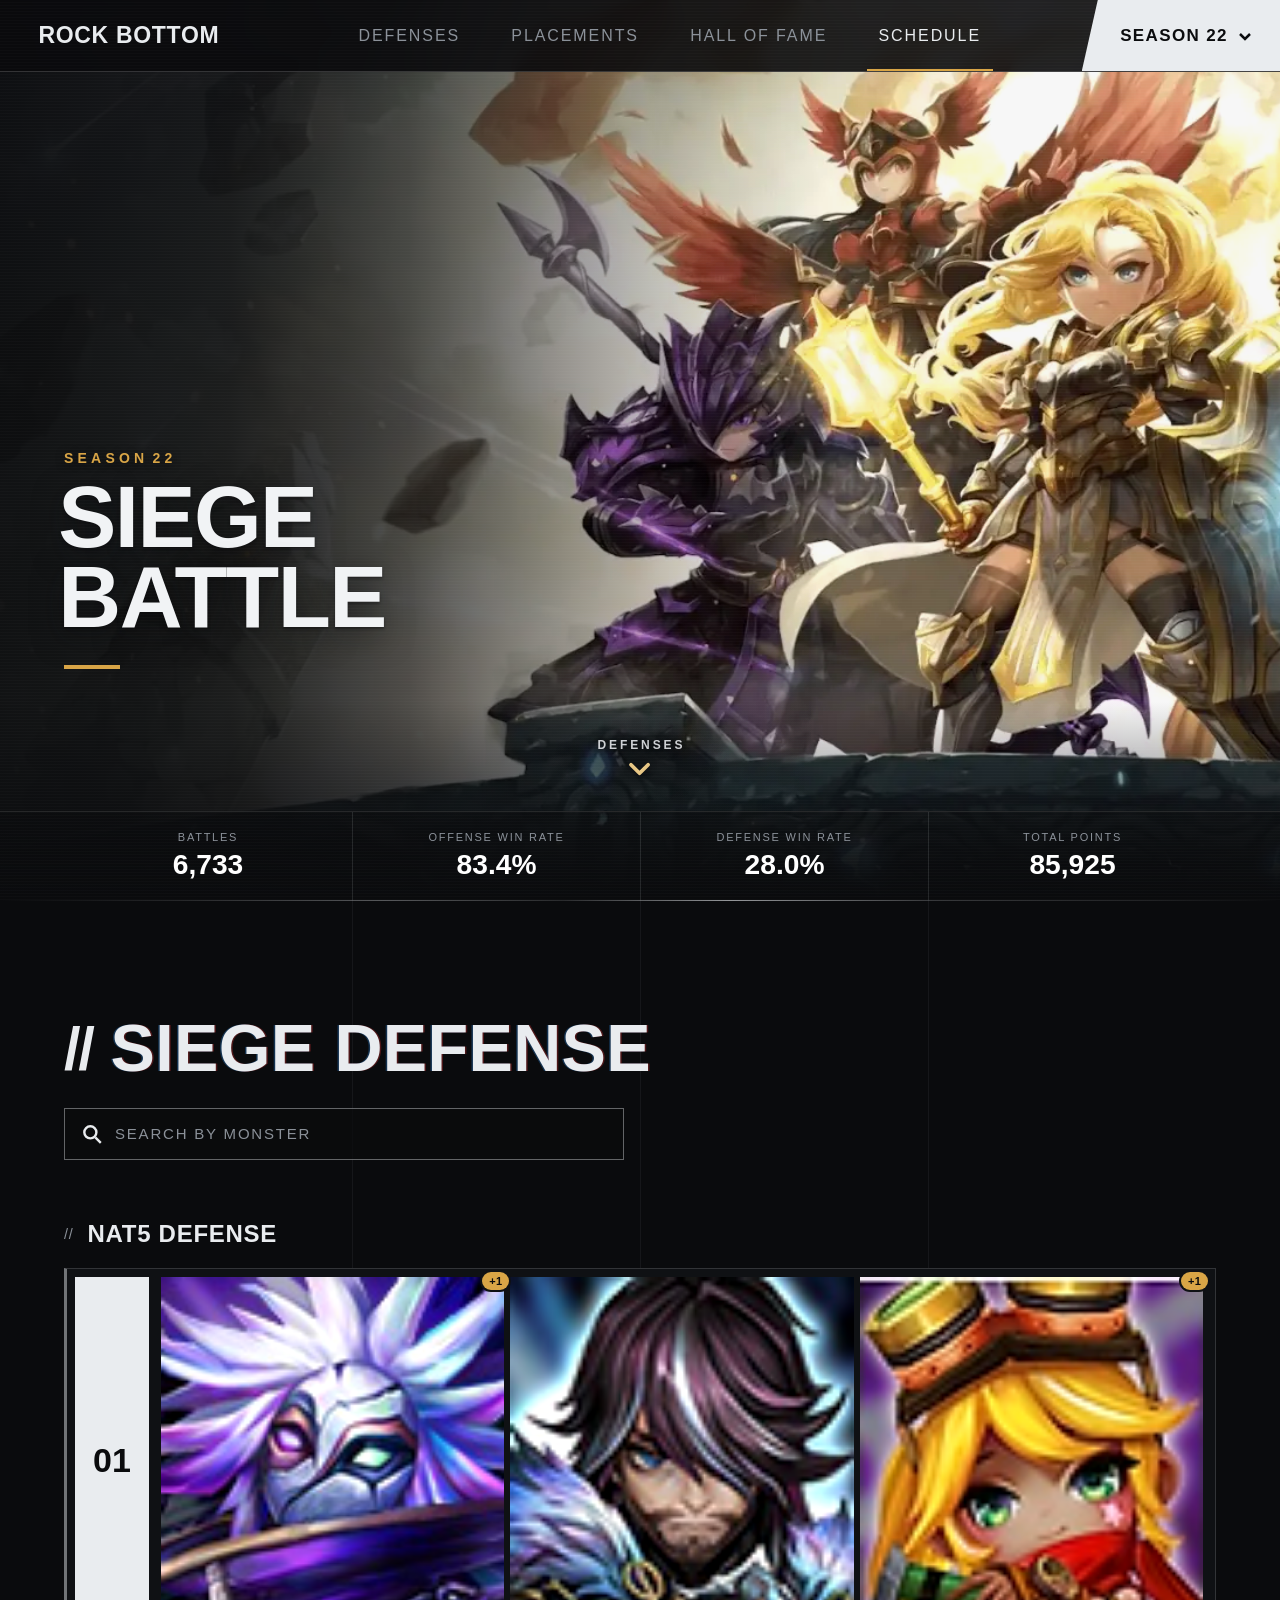
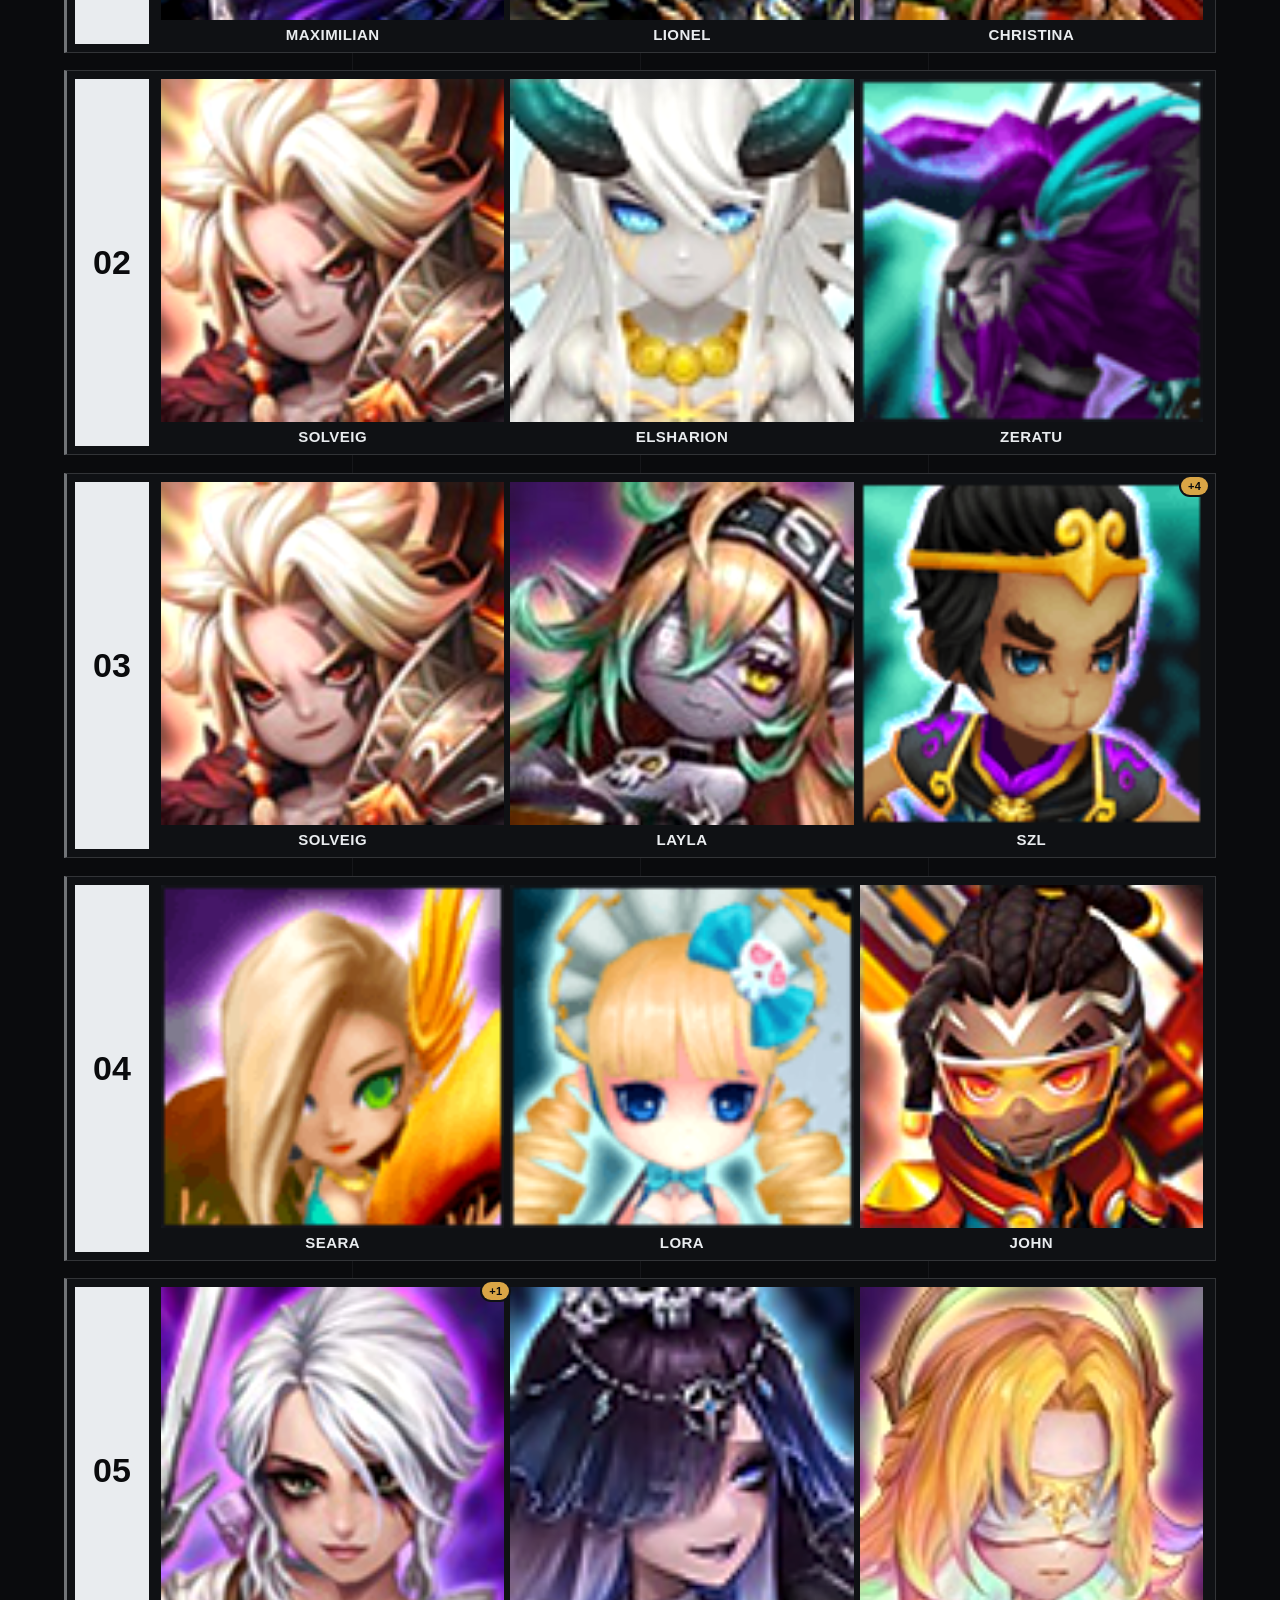
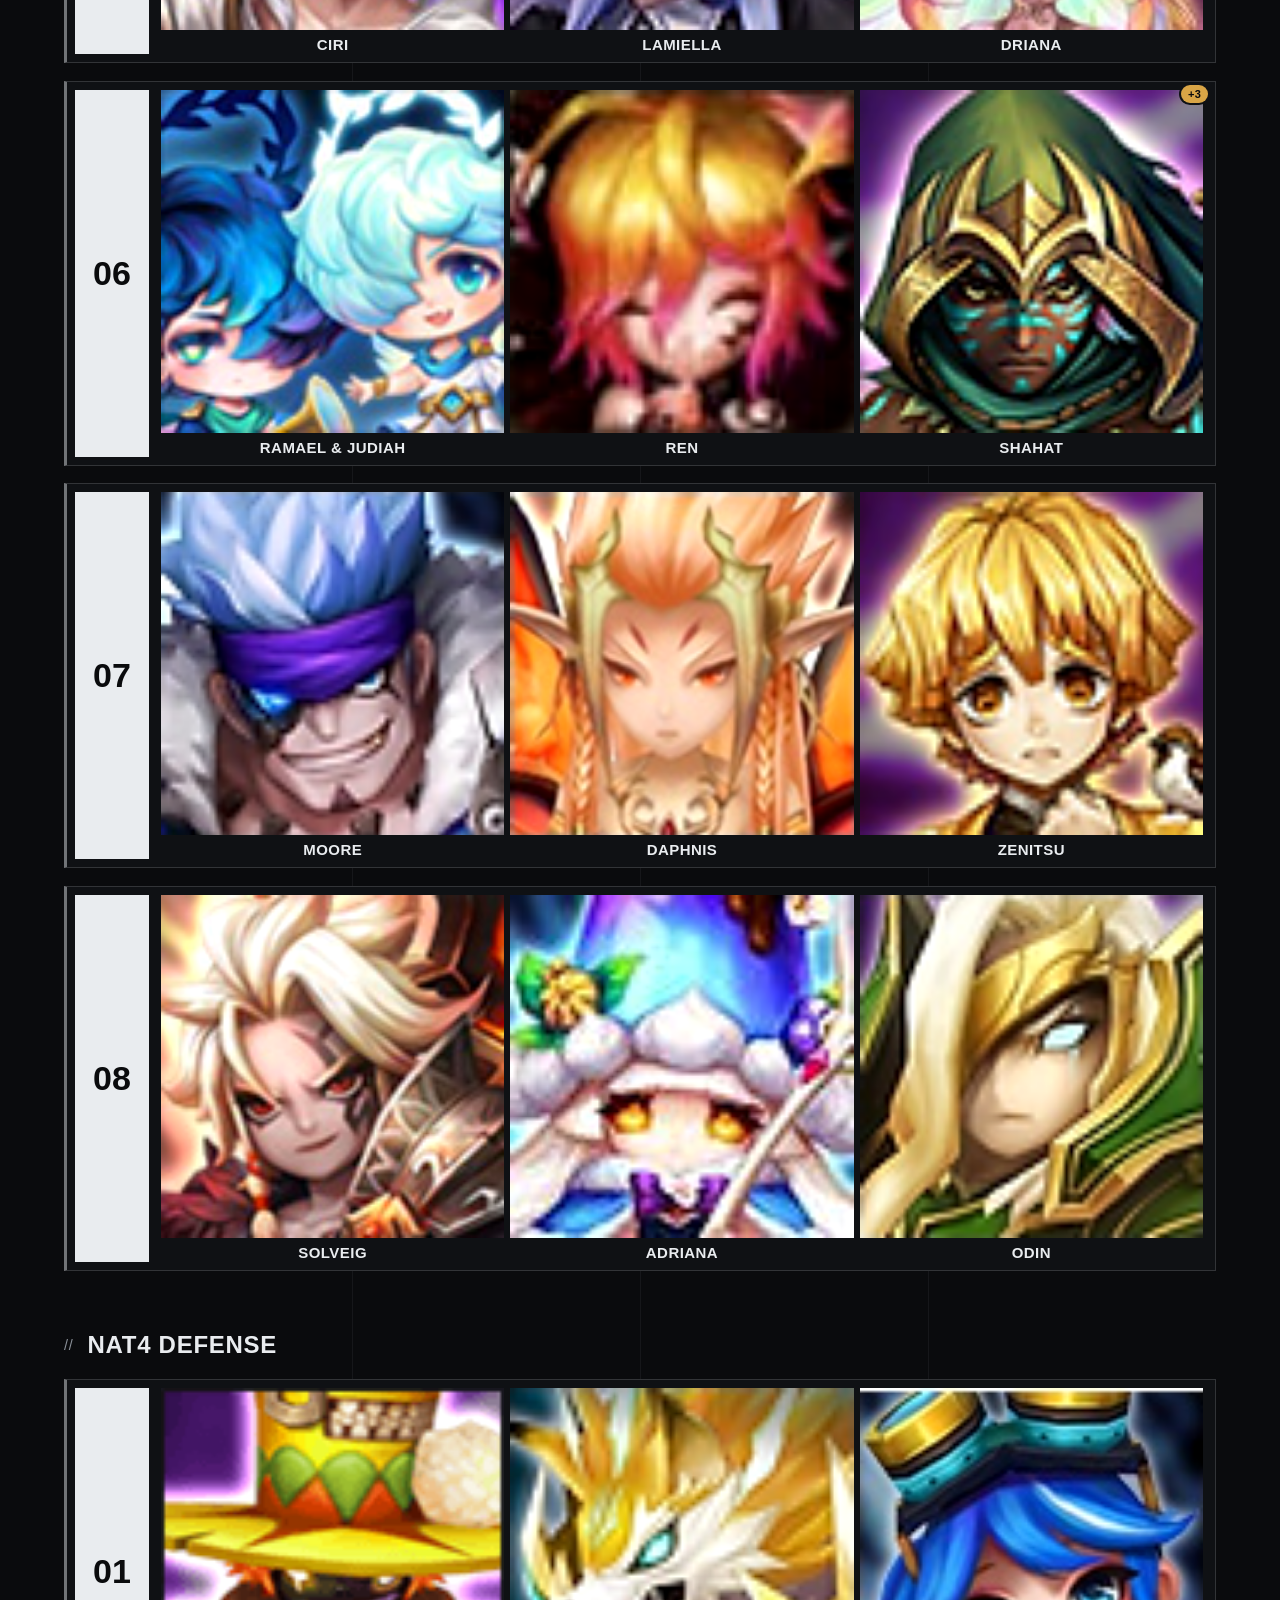
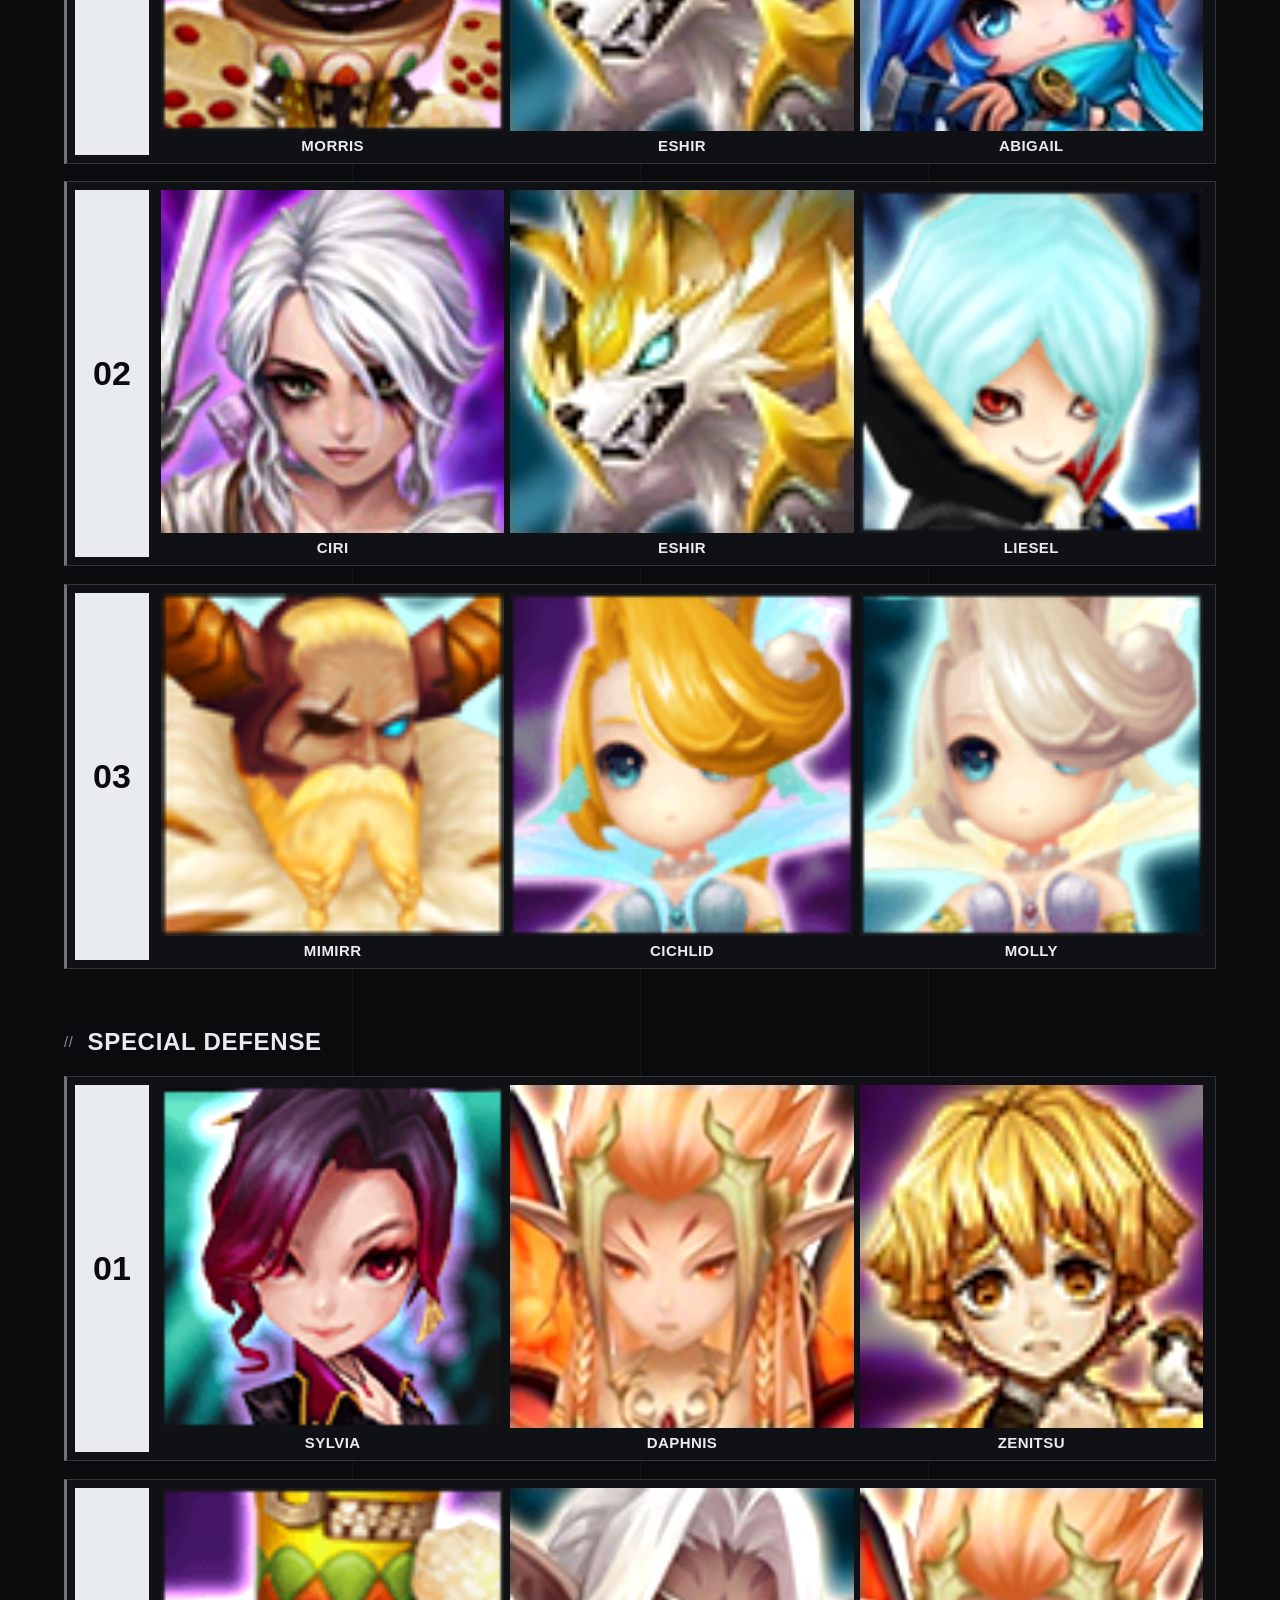
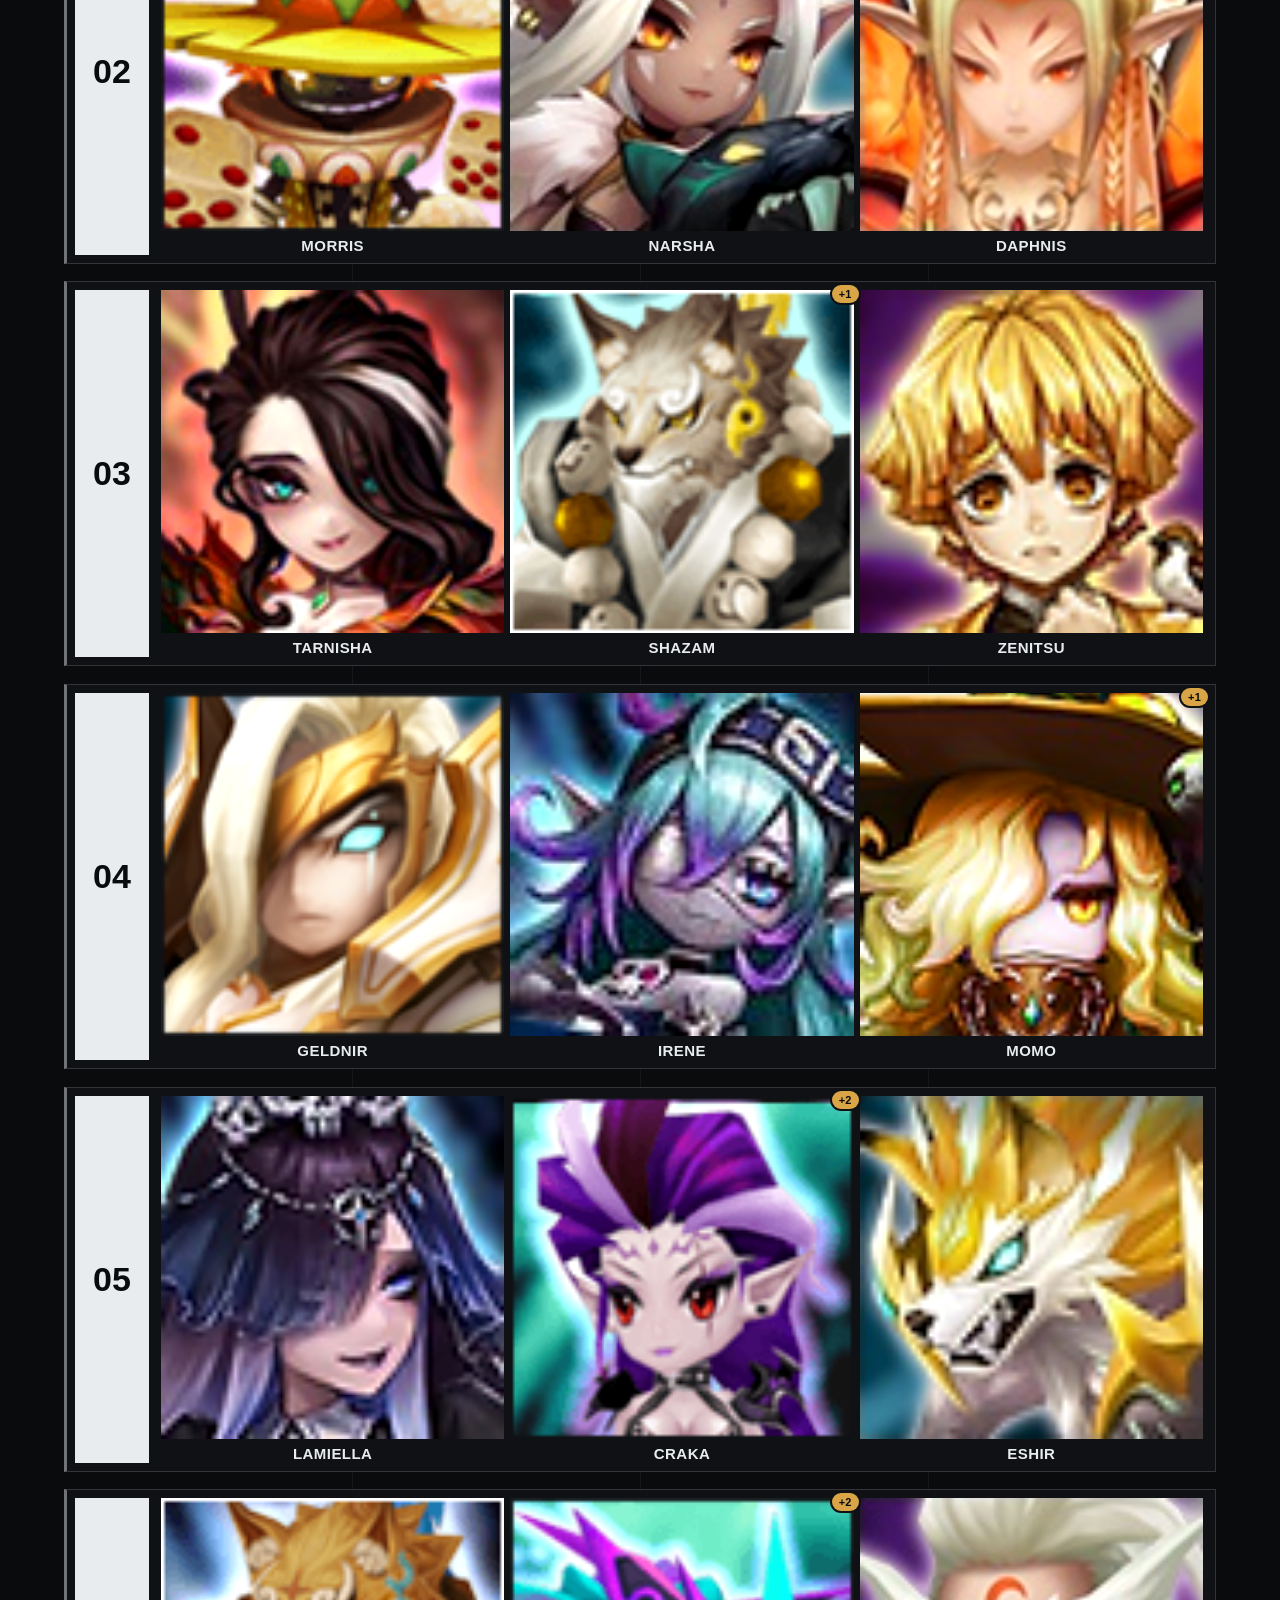
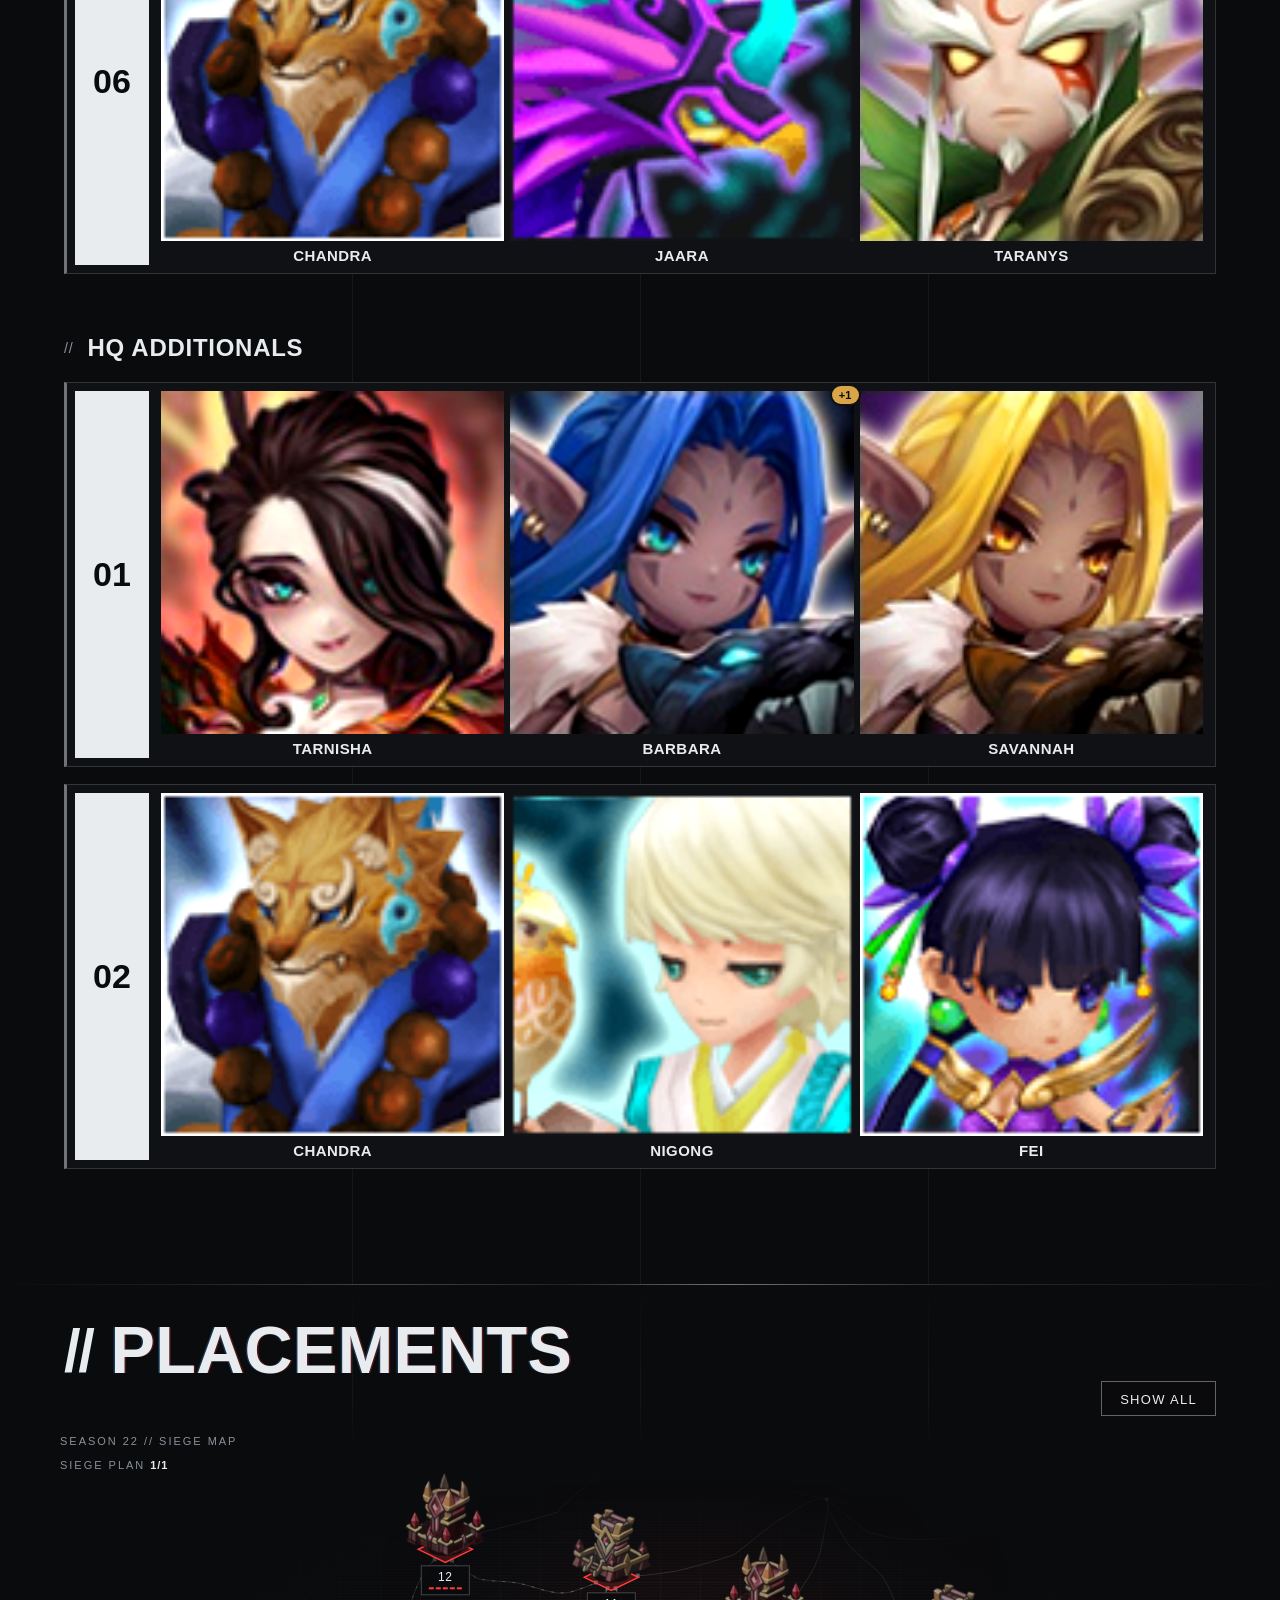
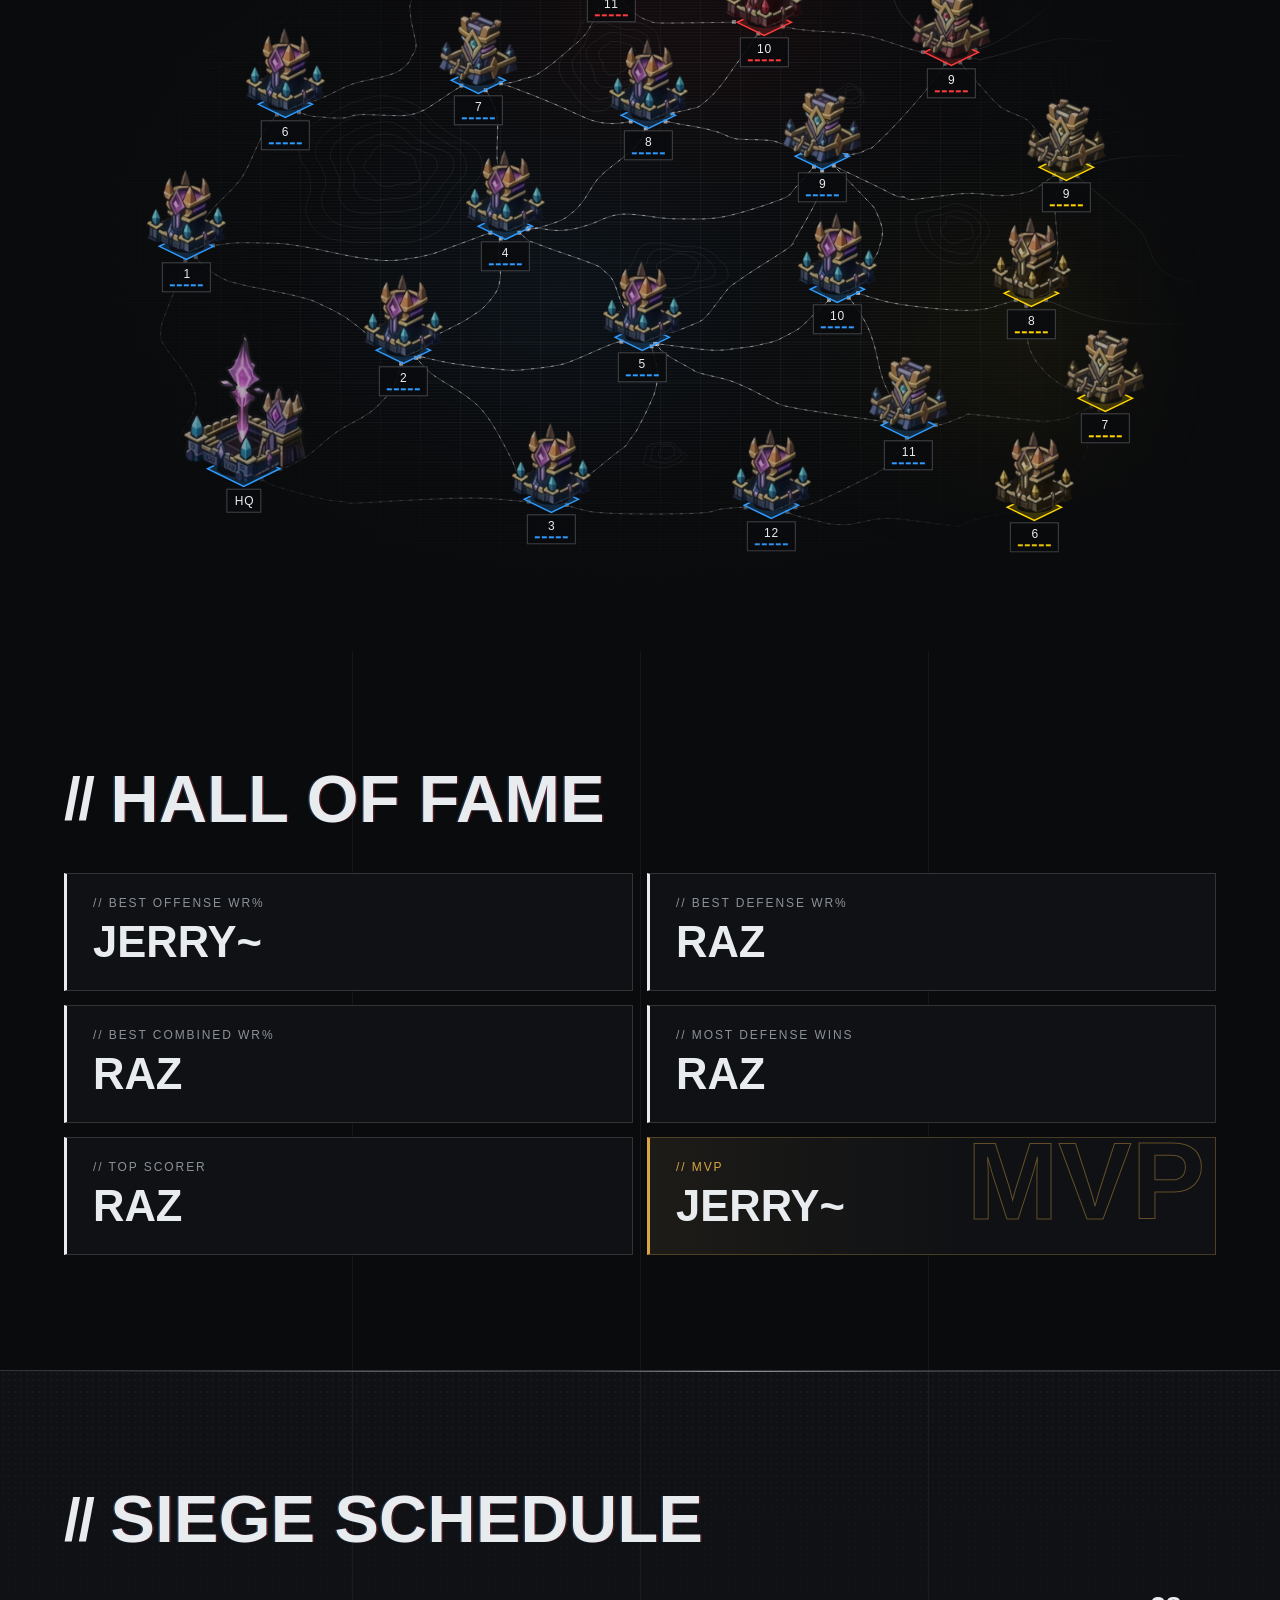
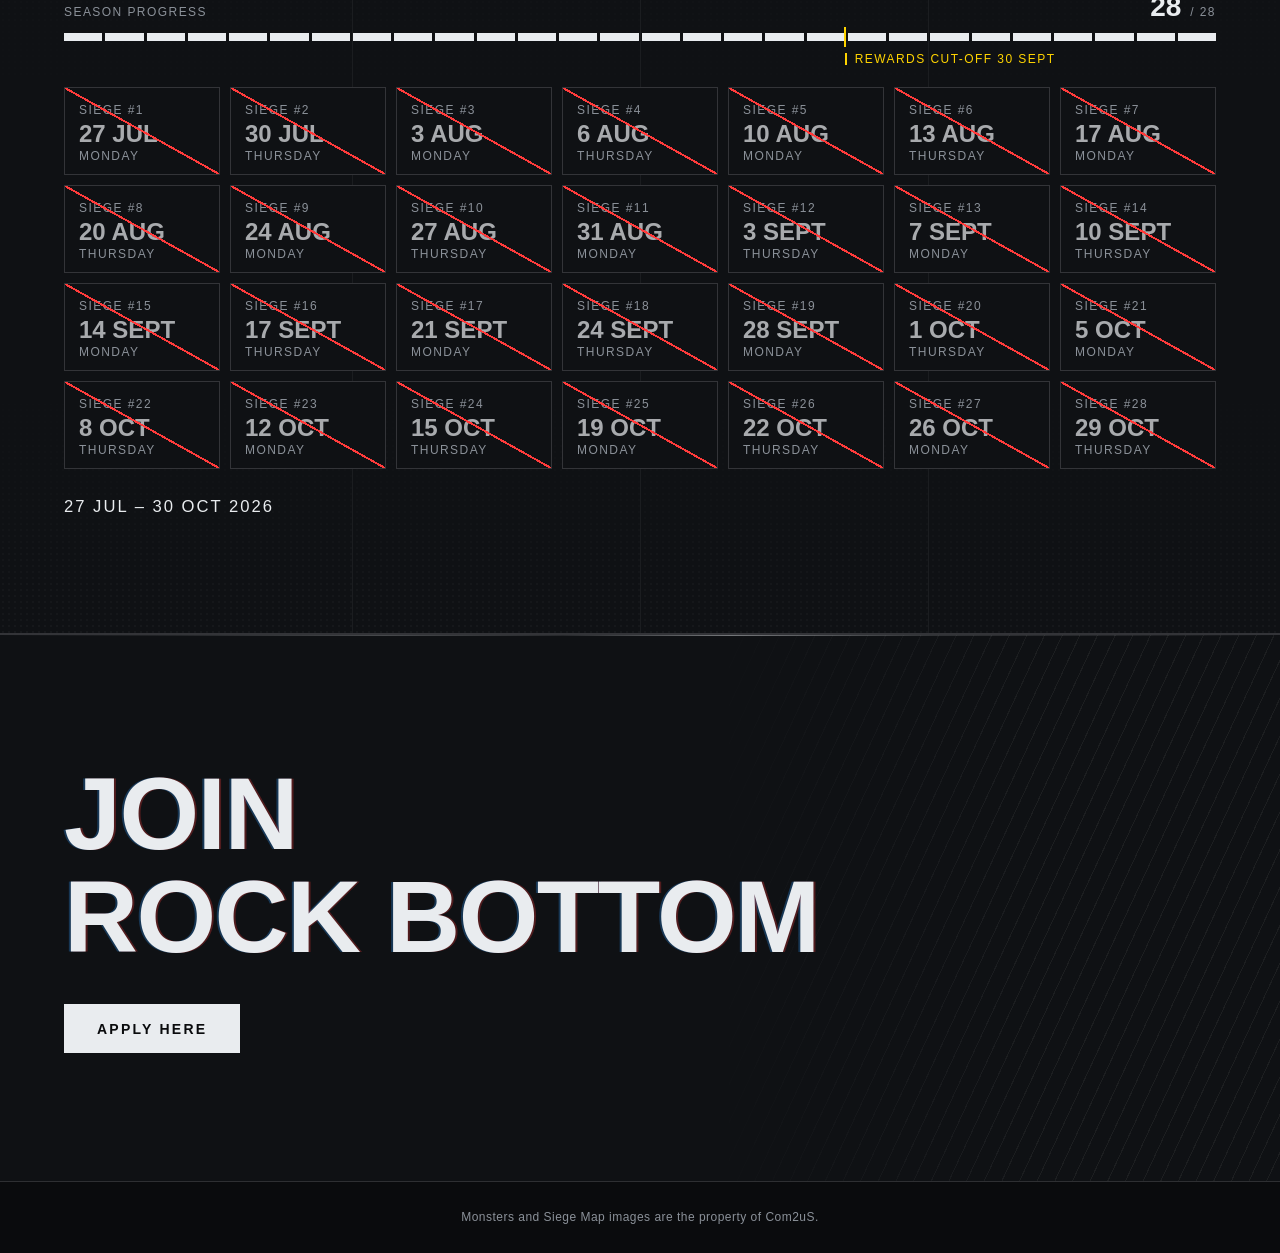
<file: index.html>
﻿<!DOCTYPE html>
<html lang="en">
<head>
<meta charset="UTF-8">
<!-- Security. GitHub Pages can't send response headers, so the policy rides in a meta tag. It limits where the page may load
     scripts, images, fonts, video and data from (and where it may send requests), and blocks plugins, <base> hijacking and form posts.
     Inline script/style stay allowed because the whole site is one file. Real headers (frame-ancestors, HSTS) need a CDN in front. -->
<meta http-equiv="Content-Security-Policy" content="default-src 'self'; script-src 'self' 'unsafe-inline' https://static.cloudflareinsights.com; style-src 'self' 'unsafe-inline' https://fonts.googleapis.com; font-src 'self' https://fonts.gstatic.com data:; img-src 'self' https://sw-rockbottom.com data: blob:; media-src 'self' https://sw-rockbottom.com; connect-src 'self' https://api.github.com https://cloudflareinsights.com; frame-src 'none'; object-src 'none'; base-uri 'self'; form-action 'none'">
<meta name="referrer" content="strict-origin-when-cross-origin">
<script>if (window.top !== window.self) { document.documentElement.style.display = 'none'; try { window.top.location.href = window.self.location.href; } catch (e) {} }   /* never run inside someone else's frame (clickjacking) */</script>
<meta name="viewport" content="width=device-width, initial-scale=1.0, viewport-fit=cover">
<title>// Rock Bottom</title>
<meta name="description" content="Rock Bottom's Summoners War guild siege defense comps, defense placements, siege schedule and season awards.">
<link rel="icon" type="image/png" href="https://sw-rockbottom.com/images/logo.png">
<link rel="apple-touch-icon" href="https://sw-rockbottom.com/images/logo.png">
<meta property="og:type" content="website">
<meta property="og:url" content="https://sw-rockbottom.com/">
<meta property="og:title" content="Rock Bottom - Summoners War Sky Arena">
<meta property="og:description" content="Siege defense comps, placements and more">
<meta property="og:site_name" content="Rock Bottom">
<meta property="og:image" content="https://sw-rockbottom.com/images/share-card.jpg?v=2">
<meta property="og:image:type" content="image/jpeg">
<meta property="og:image:width" content="1200">
<meta property="og:image:height" content="630">
<meta property="og:image:alt" content="Rock Bottom guild artwork from Summoners War: Sky Arena">
<meta name="twitter:card" content="summary_large_image">
<meta name="twitter:image" content="https://sw-rockbottom.com/images/share-card.jpg?v=2">
<link rel="canonical" href="https://sw-rockbottom.com/">
<meta name="theme-color" content="#08080a">
<link rel="preconnect" href="https://fonts.googleapis.com">
<link rel="preconnect" href="https://fonts.gstatic.com" crossorigin>
<!-- the hero still: the video's first frame at full size, fetched early so the first screen is sharp before (or instead of) the video -->
<link rel="preload" as="image" href="images/hero-poster.webp" type="image/webp" fetchpriority="high">
<!-- Helvetica is the system face (Roboto/Arial stand in locally); only Noto Sans JP 400 is used, for running notes, and it loads without blocking the first paint -->
<link rel="stylesheet" href="https://fonts.googleapis.com/css2?family=Noto+Sans+JP:wght@400&display=swap" media="print" onload="this.media='all'">
<noscript><link rel="stylesheet" href="https://fonts.googleapis.com/css2?family=Noto+Sans+JP:wght@400&display=swap"></noscript>
<style>
:root{
  --black:#0a0b0d; --panel:#0f1114; --panel2:#13161a; --line:rgb(var(--white-rgb) / .16);
  --blue:#2f9bff; --sig:#ff5a1f;
  --white:#e9ecef; --grey:#8b9199;
  --display:Helvetica,Roboto,Arial,sans-serif;
  --ui:Helvetica,Roboto,Arial,sans-serif;
  --mono:Helvetica,Roboto,Arial,sans-serif;
  --ease:cubic-bezier(.16,1,.3,1);
  /* type roles: meta (names, tags) / label (nav, captions) / ui (buttons, hints) */
  --t-meta:11px; --t-label:12px; --t-ui:14px;
  --red:#ff3b3b; --yellow:#ffd400; --soft:#c9ced4;
  /* the same colours as r g b, for see-through versions: rgb(var(--white-rgb) / .3) */
  --white-rgb:233 236 239; --black-rgb:10 11 13; --blue-rgb:47 155 255; --red-rgb:255 59 59; --yellow-rgb:255 212 0;
  /* full white for pressed and hover fills, the headline white, and a neutral steel for scrollbars and off towers */
  --hi:#fff; --hi-rgb:255 255 255; --headline:#f1f3f5; --steel:#3a3f46;
}
*{box-sizing:border-box;margin:0;padding:0}
[hidden]{display:none!important}
html{scroll-behavior:smooth;scroll-padding-top:64px;background:var(--black)}
body{background:var(--black);color:var(--white);font:500 17px/1.45 var(--ui);-webkit-font-smoothing:antialiased;overflow-x:hidden}
img{display:block;max-width:100%}
a{color:inherit}
button{font:inherit;color:inherit}

:focus-visible{outline:3px solid var(--white);outline-offset:3px}
.tabbar{display:none}
.skip{position:absolute;left:12px;top:-60px;background:var(--white);color:var(--black);padding:10px 16px;z-index:200;font:700 16px var(--display);text-transform:uppercase}
.skip:focus{top:12px}

/* header */
.top{position:fixed;inset:0 0 auto 0;z-index:100;display:flex;align-items:stretch;justify-content:space-between;background:rgb(var(--black-rgb) / .9);border-bottom:1px solid var(--line)}
.logo{display:flex;align-items:center;padding:0 clamp(18px,3vw,40px);text-transform:uppercase;text-decoration:none;color:var(--white)}
.logo i{display:block;width:12px;height:30px;background:var(--white);transform:skewX(-18deg)}
.nav{display:flex;align-items:stretch}
.nav a{display:flex;align-items:center;padding:0 clamp(14px,2vw,28px);text-transform:uppercase;text-decoration:none;color:var(--grey);position:relative;transition:color .2s}
.nav a::after{content:"";position:absolute;bottom:0;background:var(--white);transform:scaleX(0);transform-origin:left;transition:transform .35s var(--ease)}
.nav a:hover,.nav a.on{color:var(--white)}
.nav a:hover::after,.nav a.on::after{transform:scaleX(1)}
.season{position:relative;display:flex;align-self:stretch}
.sbtn{display:flex;align-items:center;gap:10px;border:0;cursor:pointer;text-transform:uppercase;transition:background .2s}
.sbtn:hover{background:var(--white)}
.sbtn svg{width:14px;height:14px;fill:none;stroke:currentColor;stroke-width:2.5;transition:transform .25s var(--ease)}
.season.open .sbtn svg{transform:rotate(180deg)}
.smenu{position:absolute;right:0;top:100%;min-width:250px;background:var(--black);padding:6px;display:none}
.season.open .smenu{display:block}
.sopt{display:flex;align-items:baseline;justify-content:space-between;gap:16px;width:100%;padding:12px 14px;background:none;border:0;cursor:pointer;text-align:left;font:600 20px var(--display);text-transform:uppercase;color:var(--white)}
.sopt:hover,.sopt:focus-visible{background:var(--white);color:var(--black);outline:none}
.sbtn:focus-visible{outline:3px solid var(--black);outline-offset:-7px}

.sopt[aria-selected=true]:hover,.sopt[aria-selected=true]:focus-visible{color:var(--black)}

/* hero */
.hero{position:relative;min-height:clamp(700px,100svh,980px);display:flex;overflow:hidden;isolation:isolate;padding:110px clamp(20px,5vw,80px) 90px}
.hv{position:absolute;inset:0;width:100%;height:100%;object-fit:cover;object-position:0% 50%;z-index:-3;}
.hero::before{content:"";position:absolute;inset:0;z-index:-2;}
.hero::after{content:"";position:absolute;inset:0;z-index:-1;}
.slash{position:absolute;z-index:-1;left:-6vw;bottom:-6%;width:46vw;height:62%;background:var(--white);clip-path:polygon(0 18%,100% 0,78% 100%,0 100%);opacity:.9}
.slash.b{left:auto;right:-4vw;top:62px;bottom:auto;width:7vw;height:42%;background:var(--blue);clip-path:polygon(40% 0,100% 0,60% 100%,0 100%);opacity:1}
.hero-in{position:relative;max-width:1400px;width:100%;margin:0 auto}
.hero h1{font:800 clamp(84px,15.5vw,236px)/.84 var(--display);text-transform:uppercase;}
.hero h1 span{display:block}

.cta-row{display:flex;gap:14px;flex-wrap:wrap}
.btn{display:inline-block;font:700 20px var(--display);text-transform:uppercase;text-decoration:none;transition:background .2s,color .2s,transform .25s var(--ease)}

.btn.fill:hover{background:var(--white);border-color:var(--white)}
.btn:active{transform:translateY(2px)}
/* the call-to-action buttons lean at the same angle as the titles and labels */

.cta-row .btn:active{transform:skewX(-8deg) translateY(2px)}
.cta-row .btn span{display:inline-flex;align-items:center;gap:10px;}
.ico{width:14px;height:14px;fill:none;stroke:currentColor;stroke-width:2.5;stroke-linecap:square;transition:transform .25s var(--ease)}
.btn:hover .ico.down{transform:translateY(3px)}
.btn:hover .ico.out{transform:translate(2px,-2px)}

/* score strip */
.score{background:var(--black);border-block:1px solid var(--line);position:relative}

/* sections */
.sec{padding:clamp(72px,9vw,120px) clamp(20px,5vw,80px)}
.in{max-width:1400px;margin:0 auto}
.h2,.sub b,.join h2{text-wrap:balance}
.note{text-wrap:pretty}
.h2{font:800 clamp(46px,7.4vw,112px)/.9 var(--display);text-transform:uppercase;display:flex;align-items:flex-end;flex-wrap:wrap}
.h2::before{content:"";background:var(--white);}
.alt{background:var(--panel);border-block:1px solid var(--line)}

/* lineup: portrait strips */
.cat{margin-bottom:62px}
.cat:last-child{margin-bottom:0}
.cat h3{font:600 30px var(--display);text-transform:uppercase;display:flex;align-items:center;margin-bottom:22px}
.cat h3::before{content:"";background:var(--white);}
.sfw{position:relative;max-width:560px;margin:-14px 0 14px}
.sf{display:flex;align-items:center;gap:12px;max-width:none;margin:0;padding:0 16px;background:rgb(var(--black-rgb) / .6);transition:border-color .2s}

.sf:focus-within{border-color:var(--white)}
.sicon{flex:none;width:22px;height:22px;fill:none;stroke:currentColor;stroke-width:2.2}
.sf input{flex:1;min-width:0;background:none;border:0;outline:0;color:var(--white);font:600 22px var(--display);text-transform:uppercase}
.sf input::placeholder{color:var(--grey)}
.sf input::-webkit-search-cancel-button{display:none}
.qx{background:none;color:var(--white);cursor:pointer;font:600 14px/1 var(--display);text-transform:uppercase;padding:8px 10px 6px}
.qx:hover{background:var(--white);color:var(--black)}
.sug{position:absolute;z-index:90;left:0;right:0;top:calc(100% + 6px);background:var(--black);padding:6px;display:grid;gap:2px;}
.sug button{display:flex;align-items:center;gap:12px;width:100%;padding:6px 12px 6px 6px;background:none;border:0;cursor:pointer;text-align:left;color:var(--white);font:600 18px/1.1 var(--display);text-transform:uppercase}
.sug .mon{width:44px;height:44px;object-fit:cover;flex:none;}
.sug span{flex:1;min-width:0;overflow:hidden;text-overflow:ellipsis;white-space:nowrap}
.sug mark{background:none;}
.sug small{font:500 14px var(--display);color:var(--grey);white-space:nowrap}
.sug button:hover,.sug button.act{background:var(--white);color:var(--black)}
.sug button:hover mark,.sug button.act mark{color:var(--black);text-decoration:underline}
.sug button:hover small,.sug button.act small{color:var(--black)}
.res{min-height:1.5em;margin:0 0 30px;color:var(--grey);font:500 var(--t-label)/1.3 var(--display);text-transform:uppercase}
.res b{color:var(--white)}
.strip.nomatch,.cat.nomatch{display:none}
.slot.alt-hit .plus{background:var(--white)}
.strips{display:grid;gap:18px}
.strip{position:relative;display:flex;align-items:stretch;gap:8px;padding:8px;transition:transform .35s var(--ease),border-color .2s}
.strip:hover{transform:translateY(-4px);border-color:var(--white)}
.strip.open{z-index:70;}
.sn{flex:none;width:60px;display:flex;flex-direction:column;align-items:center;justify-content:center;gap:4px;transition:background .2s}
.strip:hover .sn,.strip.open .sn{background:var(--white)}
.sn b{font:700 32px/1 var(--display);}
.sn span{font:600 var(--t-meta)/1 var(--display);text-transform:uppercase}
.stack{flex:1;min-width:0;display:grid;grid-template-columns:repeat(3,minmax(0,1fr));gap:6px}
.slot{position:relative}
.art{position:relative;display:block;width:100%;aspect-ratio:1;padding:0;border:0;background:var(--black);overflow:hidden;text-align:left}
button.art{cursor:pointer}
.art .mon{width:100%;height:100%;object-fit:cover;filter:contrast(1.05)}
.art b{position:absolute;left:0;right:0;bottom:0;background:linear-gradient(0deg,rgb(var(--black-rgb) / .9),transparent);font:600 var(--t-meta)/1 var(--display);text-transform:uppercase;white-space:nowrap;overflow:hidden;text-overflow:ellipsis}
.art::after{content:"";position:absolute;inset:0;border:4px solid var(--white);opacity:0;pointer-events:none;transition:opacity .15s}
button.art:hover::after,button.art:focus-visible::after,.slot.sel .art::after{opacity:1}
button.art:focus-visible{outline:0}
button.art:focus-visible::after{border-color:var(--white)}
.plus{position:absolute;z-index:2;font:700 14px/1 var(--display);letter-spacing:.03em}
.pop{position:absolute;z-index:80;left:50%;top:calc(100% + 6px);transform:translateX(-50%);min-width:200px;max-width:min(270px,92vw);background:var(--black);padding:6px;display:grid;gap:4px;box-shadow:0 24px 40px -16px rgb(var(--black-rgb) / .9)}
.pop.up{top:auto;bottom:calc(100% + 6px)}
.pop{animation:popIn .16s var(--ease)}
@keyframes popIn{from{opacity:0;translate:0 -6px}}
.slot.flash .art{animation:flash .35s var(--ease)}
@keyframes flash{from{filter:brightness(2.1)}}
.pop button{display:flex;align-items:center;gap:12px;width:100%;padding:6px 10px 6px 6px;background:none;border:0;cursor:pointer;text-align:left;font:600 17px/1.1 var(--display);text-transform:uppercase;color:var(--white)}
.pop button .mon{width:46px;height:46px;object-fit:cover;flex:none}
.pop button:hover,.pop button:focus-visible{background:var(--white);color:var(--black);outline:none}
body.pop-open .strip:not(.open){opacity:.35;transition:opacity .2s}
/* the defense being edited fades too; only the monster you're swapping (and its menu) stays at full strength */
.strip.open{background:rgb(var(--black-rgb) / .35);}
.strip.open .sn,.strip.open .slot:not(.is-open){opacity:.28;filter:brightness(.6);transition:opacity .2s,filter .2s}
.strip.open .slot.is-open .art::after{opacity:1}

/* placements: the siege map is a full-bleed backdrop that melts into the page, with lit hotspots and a glass panel on top */
.smap{position:relative;padding:clamp(56px,7vw,104px) 0 0;overflow:hidden}
.smap .in{padding:0 clamp(20px,5vw,80px)}
.smap-head{position:relative;z-index:9;display:flex;align-items:flex-end;justify-content:space-between;gap:20px;flex-wrap:wrap}

.stog{font:700 16px/1 var(--display);text-transform:uppercase;background:rgb(var(--black-rgb) / .62);padding:11px 18px 9px;cursor:pointer;transition:background .2s,color .2s;margin-bottom:8px}
.stog:hover{background:rgb(var(--hi-rgb) / .14)}

.stog:focus-visible,.hot:focus-visible{outline:3px solid var(--white);outline-offset:3px}

.mapbox{position:relative}

.smap-stage{position:relative;aspect-ratio:2600/1688;
  -webkit-mask-image:linear-gradient(180deg,transparent 0,#000 7%,#000 93%,transparent 100%);}
.smap-hots{position:absolute;inset:0}

.smap-hots{z-index:4}
/* animation layers: all CSS, all on top of the still, none of them touch the towers */

/* hotspots */
.hot{position:absolute;transform:translate(-50%,-50%);padding:0;border:0;background:transparent;cursor:pointer;z-index:4;-webkit-tap-highlight-color:transparent;font:inherit;color:inherit}

.hot::before{content:"";position:absolute;opacity:0;pointer-events:none}
.hot:hover::before,.hot:focus-visible::before,.hot.on::before{opacity:1;transform:translateX(-50%) scale(1)}
.hot.main::before{border-color:var(--white);}
.hb{position:absolute;left:50%;top:-2%;display:flex;white-space:nowrap;font:800 clamp(13px,1.15vw,19px)/1 var(--display);opacity:0;pointer-events:none;transition:opacity .18s,transform .3s var(--ease);z-index:2}

.hot:hover .hb,.hot:focus-visible .hb,.hot.on .hb,.smap-stage.show-all .hb{opacity:1;transform:translate(-50%,-100%) skewX(-8deg)}
.hot.off{cursor:default}
.hot.off::after{content:"";position:absolute;inset:-14%;border-radius:50%;background:radial-gradient(closest-side,rgb(var(--black-rgb) / .68),rgb(var(--black-rgb) / 0));pointer-events:none}

.hot.off:hover .hb::after{content:"No defense set";font:600 .78em var(--ui);font-style:normal;letter-spacing:.04em;text-transform:none;color:var(--grey)}
/* light-up: the dim layer darkens the map, lit towers are redrawn bright from the picture itself */
.hot.on{background-repeat:no-repeat;-webkit-mask-image:radial-gradient(closest-side,#000 62%,transparent 100%);}
.hot.on::before,.hot.on .hb{filter:none}
@keyframes lit{from{opacity:0;transform:translate(-50%,-50%) scale(1.1)}}
.maplinks{display:flex;justify-content:center;gap:26px;flex-wrap:wrap;margin-top:6px;padding-bottom:clamp(56px,7vw,96px);position:relative;z-index:8}

.tp{position:absolute;width:min(400px,38%);z-index:12;-webkit-backdrop-filter:blur(14px) saturate(1.2);}
.tp.is-empty{display:none}

.tp-head{display:flex;align-items:flex-start;justify-content:space-between;gap:12px;margin-bottom:16px}
.tp-head h3{font:700 30px/1 var(--display);text-transform:uppercase}
.tp-head h3 small{display:block;margin-top:6px;font:500 15px var(--ui);text-transform:none;}
.tp-note{margin:0;font:500 17px/1.4 var(--ui);color:var(--grey)}
.tp-x{background:none;color:var(--white);cursor:pointer;font:600 15px/1 var(--display);text-transform:uppercase;padding:9px 12px 7px;flex:none}
.tp-x:hover{background:var(--white);color:var(--black)}
.tp .strips{grid-template-columns:1fr;gap:10px}

.tp .strip{animation:stripIn .55s var(--ease) backwards;animation-delay:calc(var(--i,0)*80ms + 120ms)}
@keyframes stripIn{from{clip-path:inset(0 100% 0 0);opacity:.5}}
@media (max-width:700px){
  
  .smap-scroll{-webkit-overflow-scrolling:touch;}

  .maphost{margin-top:-12px}

}

/* hall of fame */
.slabs{display:grid;grid-template-columns:repeat(2,1fr);gap:14px}
.slab{position:relative;overflow:hidden}
.slab::before{content:"";position:absolute;left:0;top:0;bottom:0;width:8px;background:var(--white)}
.slab h3{font:500 var(--t-label)/1.2 var(--display);text-transform:uppercase;color:var(--grey)}
.slab .who{font:700 clamp(40px,4.6vw,66px)/1 var(--display);text-transform:uppercase;margin:10px 0 4px;word-break:break-word}

.slab.mvp::before{background:var(--blue)}
.slab.mvp::after{content:"MVP";position:absolute;font:700 120px/1 var(--display);}

/* schedule */
.tiles{display:grid;grid-template-columns:repeat(7,1fr);gap:10px}
.tile{position:relative;padding:16px 14px 12px;transition:border-color .2s,transform .3s var(--ease)}
.tile.done .d{opacity:.7}
.tile.done::after{content:"";position:absolute;inset:0;pointer-events:none}
.tiles.go .tile.done::after{animation:strike .5s var(--ease) backwards;animation-delay:calc(var(--i,0)*24ms)}
@keyframes strike{from{clip-path:inset(0 100% 0 0)}}
.sr{position:absolute;width:1px;height:1px;overflow:hidden;clip:rect(0 0 0 0)}
.tile:hover{border-color:var(--white);transform:translateY(-4px)}
.tile .s{font:500 var(--t-label)/1 var(--display);color:var(--grey);text-transform:uppercase}
.tile .d{font:700 32px/1 var(--display);text-transform:uppercase;margin:6px 0 4px;}
.tile .w{font:500 var(--t-label)/1 var(--display);text-transform:uppercase}
.nojs{max-width:900px;margin:0 auto;padding:60px 24px;font:600 22px/1.35 var(--ui)}
.nojs p+p{margin-top:16px}
.nojs a{color:var(--white)}
.note{margin-top:26px;color:var(--white);font:600 clamp(20px,2vw,28px)/1.2 var(--display);text-transform:uppercase}

/* join */
.join{position:relative;overflow:hidden;background:var(--white);padding:clamp(80px,10vw,140px) clamp(20px,5vw,80px)}
.join::before{content:"";position:absolute;}
.join .in{position:relative}
.join h2{font:800 clamp(64px,12vw,190px)/.84 var(--display);text-transform:uppercase}

.hero .btn.fill:hover{background:var(--white);border-color:var(--white);color:var(--black)}

.hero .btn.fill.solid:hover{background:var(--white);border-color:var(--white)}
.join .cta-row{margin-top:36px}

.join .btn.fill{background:var(--black);}
.join .btn.fill:hover{background:var(--white);color:var(--black);border-color:var(--black)}
.foot{display:grid;gap:4px;padding:26px clamp(20px,5vw,80px);color:var(--grey);background:var(--black)}

@media (max-width:1199px){.strips{grid-template-columns:repeat(2,minmax(0,1fr))}}
@media (max-width:1100px){.tiles{grid-template-columns:repeat(4,1fr)}.slabs{grid-template-columns:1fr}}
@media (max-width:900px){
  .hot::after{content:"";inset:-6px}
  .tp,.tp.left,.tp.right{position:fixed;left:0;right:0;bottom:0;top:auto;width:auto;z-index:120;max-height:64vh;overflow:auto;}
  .tp.is-empty{display:none}
  .tp .strips{grid-template-columns:repeat(auto-fill,minmax(300px,1fr))}
}
@media (max-width:700px){
  .nav{display:none}
  .tabbar{display:grid;grid-template-columns:repeat(4,1fr);position:fixed;left:0;right:0;bottom:0;z-index:110;background:rgb(var(--black-rgb) / .96);border-top:1px solid var(--line);padding-bottom:env(safe-area-inset-bottom)}
  .tabbar a{position:relative;display:flex;align-items:center;justify-content:center;min-height:54px;padding:0 4px;font:500 14px/1.1 var(--display);text-transform:uppercase;text-decoration:none;text-align:center;color:var(--grey)}
  .tabbar a.on{color:var(--white)}
  .tabbar a.on::before{content:"";position:absolute;top:0;background:var(--white)}
  body{padding-bottom:calc(54px + env(safe-area-inset-bottom))}
  body:has(.tp:not(.is-empty)) .tabbar{display:none}
  .strip{padding:6px;gap:6px}.sn{width:46px;}
  .stack{gap:4px}
  .strips{grid-template-columns:1fr;gap:12px}
  .tiles{grid-template-columns:repeat(3,1fr)}
  
  .slash{width:80vw;height:40%}

  .logo{white-space:nowrap}
  .logo i{width:10px;height:24px}
  .sbtn{white-space:nowrap;gap:8px}

}

@media (max-width:700px){
  /* phone hero: the video fills the whole screen behind the text, like on desktop */
  .hero{display:flex;padding:96px 0 30px;overflow:hidden}
  .hv{position:absolute;inset:0;width:100%;object-fit:cover;}
  .hero::before{inset:0;height:auto;}
  .hero::after{inset:0;height:auto;}
  .hero-in{width:100%;padding:0 20px;margin-top:0}
  .slash{display:none}
  .slash.b{display:block;top:62px;height:130px}

  .hero .cta-row{gap:10px;}
  
  .hero .cta-row .btn span{justify-content:center;width:100%}
}
/* â”€â”€ Barlow Condensed: italic carries the lean, weights stay at 700-800 â”€â”€ */
.logo{font:800 26px var(--display);}
.nav a{font:700 17px var(--display);}
.sbtn{font:800 var(--t-ui) var(--display);}

/* phone fixes: no sideways scroll when a swap menu opens; join slab stays clear of the title */
html,body{overflow-x:clip}

/* Placements map. A few rules below start with :root only to keep the weight they need over earlier rules. */
.smap-stage::before{content:none}
.smap{background:var(--t-bg)}
.smap::before,.smap::after{content:"";position:absolute;left:0;right:0;height:clamp(60px,9vw,130px);z-index:6;pointer-events:none}
.smap::before{top:0;background:linear-gradient(180deg,var(--black),transparent)}
.smap::after{bottom:0;background:linear-gradient(0deg,var(--black),transparent)}

.hot.gB{--tc:var(--t-b)}
.hot.gR{--tc:var(--t-r)}
.hot.gY{--tc:var(--t-y)}
.gB{--gc:var(--t-gb)}
.gR{--gc:var(--t-gr)}
.gY{--gc:var(--t-gy)}
/* loading state: a themed skeleton until the map picture is in */
:root body .smap-stage:not(.loaded)::before{content:var(--t-loading,"LOADING");position:absolute;inset:0;z-index:7;display:grid;place-items:center;font:600 clamp(13px,1.4vw,18px) var(--t-mono,var(--ui));letter-spacing:.3em;color:var(--t-dimink);background:linear-gradient(100deg,var(--t-bg) 30%,rgb(var(--hi-rgb) / .07) 50%,var(--t-bg) 70%) 0 0/250% 100%;animation:skel 1.6s linear infinite}
@keyframes skel{to{background-position:-150% 0}}
.stog,.tp-x{border-radius:var(--t-rad,0)}
.tp{scrollbar-width:thin;scrollbar-color:var(--t-accent) transparent}

.tp[data-g=B]{--gtc:var(--t-b)}
.tp[data-g=R]{--gtc:var(--t-r)}
.tp[data-g=Y]{--gtc:var(--t-y)}

/* â”€â”€â”€â”€â”€â”€â”€â”€â”€ B Â· SIGNAL LOST â”€â”€â”€â”€â”€â”€â”€â”€â”€ */
body{--t-bg:var(--black);--t-ink:var(--white);--t-dimink:var(--grey);--t-accent:var(--white);--t-line:rgb(var(--white-rgb) / .3);--t-disp:Helvetica,Roboto,Arial,sans-serif;--t-ui:Helvetica,Roboto,Arial,sans-serif;--t-mono:Helvetica,Roboto,Arial,sans-serif;--t-rad:0;--t-loading:"ESTABLISHING UPLINK_";
  --t-b:var(--blue);--t-r:var(--red);--t-y:var(--yellow);--t-gb:rgb(var(--blue-rgb) / .6);--t-gr:rgb(var(--red-rgb) / .65);--t-gy:rgb(var(--yellow-rgb) / .62);
  --t-grade:grayscale(.4) brightness(.86) contrast(1.16) saturate(1.45);
  --t-vig:radial-gradient(ellipse 92% 90% at 50% 50%,transparent 62%,rgb(var(--black-rgb) / .5) 100%),linear-gradient(90deg,rgb(var(--black-rgb) / .6),transparent 5%,transparent 95%,rgb(var(--black-rgb) / .6));
  --t-dim:rgb(var(--black-rgb) / .52)}
.mapbox::before{content:"";position:absolute;inset:7% clamp(14px,3vw,48px) 7% clamp(14px,3vw,48px);z-index:9;pointer-events:none;--c:rgb(var(--white-rgb) / .7);background:linear-gradient(var(--c),var(--c)) 0 0/26px 2px no-repeat,linear-gradient(var(--c),var(--c)) 0 0/2px 26px no-repeat,linear-gradient(var(--c),var(--c)) 100% 0/26px 2px no-repeat,linear-gradient(var(--c),var(--c)) 100% 0/2px 26px no-repeat,linear-gradient(var(--c),var(--c)) 0 100%/26px 2px no-repeat,linear-gradient(var(--c),var(--c)) 0 100%/2px 26px no-repeat,linear-gradient(var(--c),var(--c)) 100% 100%/26px 2px no-repeat,linear-gradient(var(--c),var(--c)) 100% 100%/2px 26px no-repeat}
.smap-stage::after{content:"";position:absolute;inset:0;z-index:5;pointer-events:none;background:repeating-linear-gradient(0deg,rgb(var(--hi-rgb) / .04) 0 1px,transparent 1px 3px);mix-blend-mode:overlay;opacity:.9}
:root .smap-head .h2{font:700 clamp(34px,4.8vw,74px)/1 Helvetica,Roboto,Arial,sans-serif;letter-spacing:.01em;text-shadow:1.5px 0 rgb(var(--red-rgb) / .28),-1.5px 0 rgb(var(--blue-rgb) / .28)}
:root .smap-head .h2::before{content:"//";width:auto;height:auto;background:none;transform:none;margin:0 .15em 0 0;font:400 .5em/1 Helvetica,Roboto,Arial,sans-serif;color:var(--white);text-shadow:none;align-self:center}
.stog{font:400 13px/1 Helvetica,Roboto,Arial,sans-serif;letter-spacing:.1em;color:var(--white);background:rgb(var(--black-rgb) / .8);border:1px solid rgb(var(--white-rgb) / .5);transform:none;clip-path:polygon(0 0,calc(100% - 9px) 0,100% 9px,100% 100%,9px 100%,0 calc(100% - 9px))}
.stog:hover{background:rgb(var(--white-rgb) / .16)}
.stog[aria-pressed=true]{background:var(--white);color:var(--black)}

:root .hot::before{left:-14%;right:-14%;top:-6%;bottom:-6%;width:auto;height:auto;border:0;border-radius:0;box-shadow:none;transform:scale(1.45);--c:var(--tc);background:linear-gradient(var(--c),var(--c)) 0 0/12px 2px no-repeat,linear-gradient(var(--c),var(--c)) 0 0/2px 12px no-repeat,linear-gradient(var(--c),var(--c)) 100% 0/12px 2px no-repeat,linear-gradient(var(--c),var(--c)) 100% 0/2px 12px no-repeat,linear-gradient(var(--c),var(--c)) 0 100%/12px 2px no-repeat,linear-gradient(var(--c),var(--c)) 0 100%/2px 12px no-repeat,linear-gradient(var(--c),var(--c)) 100% 100%/12px 2px no-repeat,linear-gradient(var(--c),var(--c)) 100% 100%/2px 12px no-repeat;transition:opacity .15s,transform .28s cubic-bezier(.2,.9,.3,1)}
.hot:hover::before,.hot:focus-visible::before,.hot.on::before{transform:scale(1);opacity:1}
.hot.main::before{--c:var(--hi);box-shadow:none}
.hot:not(.off)::after{content:"";position:absolute;left:50%;top:52%;width:16px;height:16px;transform:translate(-50%,-50%);background:linear-gradient(var(--tc),var(--tc)) 50% 0/1px 5px no-repeat,linear-gradient(var(--tc),var(--tc)) 50% 100%/1px 5px no-repeat,linear-gradient(var(--tc),var(--tc)) 0 50%/5px 1px no-repeat,linear-gradient(var(--tc),var(--tc)) 100% 50%/5px 1px no-repeat;opacity:0;transition:opacity .15s;pointer-events:none}
:root .hot:hover::after,:root .hot:focus-visible::after,:root .hot.on::after{opacity:1}
.hb{font:400 clamp(11px,.95vw,14px)/1.15 Helvetica,Roboto,Arial,sans-serif;letter-spacing:.04em;flex-direction:column;transform:translate(-50%,-100%);clip-path:polygon(0 0,calc(100% - 7px) 0,100% 7px,100% 100%,0 100%)}
.hb::before{content:attr(data-lab);font-size:.88em;letter-spacing:.08em}
.hb b{display:inline}

.hot:hover .hb,.hot:focus-visible .hb,.hot.on .hb,.smap-stage.show-all .hb{transform:translate(-50%,-100%)}

.tp:not(.is-empty){animation:sigIn .5s steps(8) backwards}
@keyframes sigIn{0%{clip-path:inset(0 100% 0 0);transform:translateX(-8px);filter:brightness(1.3)}30%{clip-path:inset(0 40% 0 0);transform:translateX(2px)}55%{clip-path:inset(0 12% 0 0);transform:translateX(-1px);filter:brightness(1.1)}100%{clip-path:inset(0 0 0 0);transform:none;filter:none}}
.tp{background:none;border:0;border-top:3px solid var(--gtc,var(--white));padding:0 18px 18px;clip-path:none;-webkit-backdrop-filter:none;backdrop-filter:none;box-shadow:none}
.tp::after{content:"";position:absolute;inset:0;z-index:-1;background:rgb(var(--black-rgb) / .9);clip-path:polygon(0 0,calc(100% - 20px) 0,100% 20px,100% 100%,20px 100%,0 calc(100% - 20px));-webkit-backdrop-filter:blur(6px);backdrop-filter:blur(6px);pointer-events:none}
.tp .pop{z-index:90}
.tp::before{content:attr(data-t) " // BASE_" attr(data-k);display:block;margin:0 -18px 14px;padding:7px 18px 6px;font:400 12px Helvetica,Roboto,Arial,sans-serif;letter-spacing:.14em;color:var(--grey);background:radial-gradient(circle,rgb(var(--hi-rgb) / .14) 1px,transparent 1.4px) 0 0/5px 5px,rgb(var(--hi-rgb) / .04);border-bottom:1px solid rgb(var(--white-rgb) / .2)}
.tp[data-t="HQ"]::before{content:"HQ // ADDITIONALS"}
.tp-head h3{font:700 32px/1 Helvetica,Roboto,Arial,sans-serif;letter-spacing:0}
.tp-head h3 small{font:400 13px Helvetica,Roboto,Arial,sans-serif;letter-spacing:.04em;color:var(--gtc,var(--grey))}
.tp-x{font:400 12px/1 Helvetica,Roboto,Arial,sans-serif;letter-spacing:.14em;border:1px solid rgb(var(--white-rgb) / .5);clip-path:polygon(0 0,calc(100% - 7px) 0,100% 7px,100% 100%,0 100%)}
:root .tp .strip{background:rgb(var(--hi-rgb) / .04);border:1px solid rgb(var(--white-rgb) / .2);border-left:3px solid var(--gtc,var(--white))}

:root .tp .sn{background:var(--gtc,var(--white));color:var(--black);clip-path:polygon(0 0,100% 0,100% calc(100% - 10px),calc(100% - 10px) 100%,0 100%);padding-right:0}
.tp .sn b{font:700 28px/1 Helvetica,Roboto,Arial,sans-serif}
.tp .sn span{font:400 10px Helvetica,Roboto,Arial,sans-serif}
.tp .art b{font:600 10px/1 Helvetica,Roboto,Arial,sans-serif}

/* B refinements: controlled bloom + embers */

.hot:hover::before,.hot:focus-visible::before,.hot.on::before{filter:drop-shadow(0 0 5px var(--tc))}
:root .hot.on .hb,:root .hot:hover .hb{box-shadow:0 0 14px -5px var(--tc)}

@media (prefers-reduced-motion:reduce){
  .tp:not(.is-empty){animation:none!important}
  :root body .smap-stage:not(.loaded)::before{animation:none}
}

/* â•â•â•â•â•â•â•â•â• SIGNAL LOST, site-wide: charcoal and monochrome, guild colours as the only accents, thin frames, cut corners, mono micro-labels â•â•â•â•â•â•â•â•â• */
html{scrollbar-color:var(--steel) var(--black);scrollbar-width:thin}
body::before{content:"";position:fixed;inset:0;z-index:300;pointer-events:none;background:repeating-linear-gradient(0deg,rgb(var(--hi-rgb) / .02) 0 1px,transparent 1px 3px)}
::selection{background:var(--white);color:var(--black)}
.h2{font:700 clamp(34px,5.2vw,80px)/1 Helvetica,Roboto,Arial,sans-serif;letter-spacing:.005em;text-shadow:1.5px 0 rgb(var(--red-rgb) / .28),-1.5px 0 rgb(var(--blue-rgb) / .28);margin-bottom:40px;gap:18px}
.h2::before{content:"//";width:auto;height:auto;background:none;transform:none;margin:0;font:400 .5em/1 Helvetica,Roboto,Arial,sans-serif;color:var(--white);text-shadow:none;align-self:center;letter-spacing:0}
.alt{background:var(--panel)}
.alt::before{content:"";position:absolute;inset:0;pointer-events:none;background:radial-gradient(circle,rgb(var(--hi-rgb) / .05) 1px,transparent 1.4px) 0 0/6px 6px;-webkit-mask-image:linear-gradient(180deg,#000,transparent 40%,transparent 70%,#000);mask-image:linear-gradient(180deg,#000,transparent 40%,transparent 70%,#000);opacity:.6}
.sec{position:relative}
.sec>.in{position:relative}
/* header */
.top{background:rgb(var(--black-rgb) / .9);-webkit-backdrop-filter:blur(8px);backdrop-filter:blur(8px)}
.top::after{content:"";position:absolute;left:0;bottom:-1px;height:1px;width:min(220px,40vw);background:linear-gradient(90deg,var(--blue) 0 33%,var(--red) 33% 66%,var(--yellow) 66%)}
.logo{font:700 19px/1 Helvetica,Roboto,Arial,sans-serif;gap:10px}
.logo i{display:none}
.nav a{font:400 14px/1 Helvetica,Roboto,Arial,sans-serif;}
.nav a::after{height:2px;left:14px;right:14px}
.sbtn{background:var(--white);color:var(--black);clip-path:polygon(16px 0,100% 0,100% 100%,0 100%);border-left:0;font:700 15px/1 Helvetica,Roboto,Arial,sans-serif;letter-spacing:.08em;padding:0 clamp(18px,2.2vw,30px) 0 clamp(28px,3vw,40px)}
.sbtn:hover,.season.open .sbtn{background:var(--hi);color:var(--black)}
.sbtn:focus-visible{outline:2px solid var(--black);outline-offset:-6px}
.smenu{background:var(--black);border:1px solid rgb(var(--white-rgb) / .3);border-top:2px solid var(--white)}
.sopt{font:400 13px Helvetica,Roboto,Arial,sans-serif;letter-spacing:.14em}
.sopt:hover,.sopt:focus-visible{background:var(--white);color:var(--black)}
:root .sopt[aria-selected=true]{color:var(--sig)}
.sopt[aria-selected=true]:hover,.sopt[aria-selected=true]:focus-visible{color:var(--black)}
/* hero */

.hero::before{background:repeating-linear-gradient(0deg,rgb(var(--hi-rgb) / .03) 0 1px,transparent 1px 3px),radial-gradient(62% 78% at 6% 104%,rgb(var(--blue-rgb) / .18),transparent 70%),radial-gradient(48% 62% at 97% 2%,rgb(var(--red-rgb) / .13),transparent 70%),radial-gradient(42% 52% at 72% 106%,rgb(var(--yellow-rgb) / .09),transparent 70%),rgb(var(--black-rgb) / .36)}

.slash,.slash.b{display:none}

.hero h1,.hero h1.vA{filter:none}
.hero h1 span:last-child{color:inherit;-webkit-text-stroke:0}

.btn{font:700 14px/1 Helvetica,Roboto,Arial,sans-serif;font-style:normal;letter-spacing:.16em;padding:17px 32px 16px;border:1px solid var(--white);clip-path:polygon(0 0,calc(100% - 12px) 0,100% 12px,100% 100%,12px 100%,0 calc(100% - 12px))}
.btn.fill{background:var(--white);}
:root .btn.fill:hover{background:var(--black);color:var(--white);border-color:var(--white)}
.cta-row .btn,.cta-row .btn:active,.cta-row .btn span{transform:none}
:root .hero .btn.fill{background:transparent;color:var(--white)}
.hero .btn.fill:hover{background:var(--white);color:var(--black);border-color:var(--white)}
.hero .btn.fill.solid{background:var(--white);color:var(--black);border-color:var(--white)}
.hero .btn.fill.solid:hover{background:transparent;color:var(--white)}
/* score strip */

/* defenses */
.cat h3{font:700 24px/1 Helvetica,Roboto,Arial,sans-serif;letter-spacing:.03em;gap:14px}
.cat h3::before{content:"//";width:auto;height:auto;background:none;transform:none;font:400 .6em Helvetica,Roboto,Arial,sans-serif;color:var(--grey)}
.cat h3::after{content:"";flex:1;height:1px;background:linear-gradient(90deg,rgb(var(--white-rgb) / .3),transparent)}
.sf{transform:none;border:1px solid rgb(var(--white-rgb) / .5);background:rgb(var(--black-rgb) / .75);clip-path:polygon(0 0,calc(100% - 12px) 0,100% 12px,100% 100%,12px 100%,0 calc(100% - 12px))}
.sf>*{transform:none}
.sf:focus-within{border-color:var(--hi);box-shadow:inset 0 0 0 2px var(--hi)}
.sf input{font:400 15px/1 Helvetica,Roboto,Arial,sans-serif;letter-spacing:.12em;height:50px}
.qx{font:400 11px/1 Helvetica,Roboto,Arial,sans-serif;letter-spacing:.12em;border:1px solid rgb(var(--white-rgb) / .5)}
.res{font:400 12px/1.3 Helvetica,Roboto,Arial,sans-serif;letter-spacing:.12em}
.sug{background:var(--black);border:1px solid rgb(var(--white-rgb) / .4);box-shadow:0 24px 40px -16px rgb(var(--black-rgb) / .9)}
:root .sug button{font:600 14px/1.1 Helvetica,Roboto,Arial,sans-serif;letter-spacing:.06em}
:root .sug .mon{clip-path:none}
:root .sug mark{color:var(--hi);text-decoration:underline}
:root .sug small{font:400 11px Helvetica,Roboto,Arial,sans-serif;letter-spacing:.1em}
:root .sug button:hover,:root .sug button.act{background:var(--white);color:var(--black)}
:root .strip{background:var(--panel);border:1px solid var(--line);border-left:3px solid rgb(var(--white-rgb) / .45);background-image:linear-gradient(var(--white),var(--white)),linear-gradient(var(--white),var(--white));background-size:12px 1px,1px 12px;background-position:100% 0,100% 0;background-repeat:no-repeat}
.strip:hover{border-color:rgb(var(--white-rgb) / .5);border-left-color:var(--hi);transform:translateY(-3px)}
.strip.open{border-left-color:var(--hi)}
.sn{background:var(--white);color:var(--black);clip-path:polygon(0 0,100% 0,100% calc(100% - 12px),calc(100% - 12px) 100%,0 100%);padding-right:0}
.strip:hover .sn,.strip.open .sn{background:var(--hi)}
.sn b{font:700 28px/1 Helvetica,Roboto,Arial,sans-serif}
.sn span{letter-spacing:.1em}
.art{clip-path:polygon(0 0,100% 0,100% calc(100% - 12px),calc(100% - 12px) 100%,0 100%)}
.art b{letter-spacing:.02em;padding:16px 4px 5px 8px}
.art::after{border-width:2px}
.plus{background:var(--white);font:700 12px/1 Helvetica,Roboto,Arial,sans-serif;right:10px;top:4px;padding:4px 6px 3px}
.pop{background:var(--black);border:1px solid rgb(var(--white-rgb) / .5);border-top:2px solid var(--white)}
.pop button{font:600 14px/1.1 Helvetica,Roboto,Arial,sans-serif;letter-spacing:.06em}
.pop button:hover,.pop button:focus-visible{background:var(--white);color:var(--black)}
/* hall of fame */
.slab{background:var(--panel);border:1px solid var(--line);border-left:3px solid var(--white);padding:22px 26px 20px 26px;clip-path:polygon(0 0,calc(100% - 18px) 0,100% 18px,100% 100%,0 100%)}
.slab::before{display:none}
.slab h3{font:400 12px/1.2 Helvetica,Roboto,Arial,sans-serif;letter-spacing:.16em}
.slab h3::before{content:"// ";color:var(--grey)}
.slab .who{font:700 clamp(28px,3.4vw,50px)/1.05 Helvetica,Roboto,Arial,sans-serif}

.slab.mvp{background:var(--panel);border-left-color:var(--blue)}
.slab.mvp::after{font:700 110px/1 Helvetica,Roboto,Arial,sans-serif;color:transparent;-webkit-text-stroke:1px rgb(var(--blue-rgb) / .45);transform:none;right:10px;top:-12px}
/* schedule */
:root .tile{background:var(--panel);border:1px solid var(--line);border-top:2px solid rgb(var(--white-rgb) / .5)}
.tile:hover{border-color:rgb(var(--white-rgb) / .6);border-top-color:var(--hi);transform:translateY(-3px)}
.tile.done::after{background:linear-gradient(to top right,transparent calc(50% - 1px),var(--red) calc(50% - 1px),var(--red) calc(50% + 1px),transparent calc(50% + 1px))}
.tile .s,.tile .w{font:400 12px/1 Helvetica,Roboto,Arial,sans-serif;letter-spacing:.12em}
.tile .w{color:var(--grey)}
.tile .d{font:700 24px/1 Helvetica,Roboto,Arial,sans-serif}
.note{font:400 clamp(13px,1.3vw,17px)/1.4 Helvetica,Roboto,Arial,sans-serif;letter-spacing:.12em}
/* join: a dark readout instead of a block of colour */
.join{background:var(--panel);color:var(--white);border-top:1px solid var(--line)}
.join::before{right:0;top:0;width:46vw;height:100%;background:repeating-linear-gradient(115deg,rgb(var(--hi-rgb) / .055) 0 1px,transparent 1px 16px);clip-path:none;opacity:1;-webkit-mask-image:linear-gradient(90deg,transparent,#000 60%);mask-image:linear-gradient(90deg,transparent,#000 60%)}
.join h2{font:700 clamp(40px,8vw,128px)/1 Helvetica,Roboto,Arial,sans-serif;letter-spacing:-.015em;text-shadow:2px 0 rgb(var(--red-rgb) / .28),-2px 0 rgb(var(--blue-rgb) / .28)}
.join .btn{border-color:var(--white)}
:root .join .btn.fill{background:var(--white);color:var(--black)}
.join .btn.fill:hover{background:var(--black);color:var(--white);border-color:var(--white)}
.foot{font:400 12px/1.6 Helvetica,Roboto,Arial,sans-serif;border-top:1px solid var(--line);text-align:center;justify-items:center}
.skip{background:var(--white);font:700 14px Helvetica,Roboto,Arial,sans-serif}
@media (max-width:700px){
  :root .logo{padding:0 12px;gap:8px}
  :root .sbtn{padding:0 12px 0 22px;letter-spacing:.06em}
  
  .hero .cta-row{flex-wrap:wrap}
  .hero .cta-row .btn{letter-spacing:.1em}
  
  :root .sf input{font-size:13px;height:46px}

  :root .h2{font-size:clamp(28px,8vw,40px)}
  :root .cat h3{font-size:20px}
  
  :root .art b{padding:14px 3px 4px 6px}
  
  :root .slab .who{font-size:30px}
  :root .join h2{font-size:clamp(34px,10vw,56px)}
  :root .join::before{width:70vw;top:0;bottom:0;height:100%}
  .tabbar{background:rgb(var(--black-rgb) / .96)}
  .tabbar a{font:400 11px/1.1 Helvetica,Roboto,Arial,sans-serif;letter-spacing:.1em}
  .tabbar a.on::before{height:2px;left:0;right:0}
}

/* defense cards: smaller portraits with the name under them, a louder swap count, an even logo bar */
#lineup .slot{display:flex;flex-direction:column;align-items:center;gap:6px}
#lineup .art{--pw:100%;width:100%;aspect-ratio:auto;overflow:visible;background:none;clip-path:none}
#lineup .art .mon{display:block;width:min(100%,var(--pw));height:auto;margin:0 auto;aspect-ratio:1;clip-path:polygon(0 0,100% 0,100% calc(100% - 10px),calc(100% - 10px) 100%,0 100%)}
#lineup .art b{position:static;display:block;margin-top:6px;padding:0;background:none;text-align:center;font:600 13px/1.15 Helvetica,Roboto,Arial,sans-serif;letter-spacing:.03em;color:var(--white);white-space:normal;text-overflow:clip;text-wrap:balance}
#lineup .art::after{inset:0 auto auto 50%;width:min(100%,var(--pw));transform:translateX(-50%);aspect-ratio:1;clip-path:polygon(0 0,100% 0,100% calc(100% - 10px),calc(100% - 10px) 100%,0 100%)}
#lineup .plus{top:-6px;right:-4px;min-width:26px;text-align:center;background:var(--gold);color:var(--black);font:700 14px/1 Helvetica,Roboto,Arial,sans-serif;padding:5px 6px 4px;box-shadow:0 0 0 2px var(--black),0 4px 10px rgb(var(--black-rgb) / .6)}
:root #lineup .slot.alt-hit .plus{background:var(--hi)}
.tp .plus{background:var(--gold);color:var(--black)}
:root .tp .slot.alt-hit .plus{background:var(--hi)}
/* swap count: a small rounded gold pill with a thin dark ring. On defense cards it overlaps the portrait's top-right corner; the tower panel's portraits
   clip their edges, so there it sits just inside the corner. A search hit turns it white. */
#main #lineup .plus,#main .tp .plus{border-radius:999px;background:var(--gold);color:var(--black);font:700 11px/1 Helvetica,Roboto,Arial,sans-serif;letter-spacing:.02em;padding:4px 7px 3px;min-width:0;text-align:center}
#main #lineup .plus{top:-5px;right:-5px;box-shadow:0 0 0 2px var(--panel)}
#main .tp .plus{top:5px;right:5px;box-shadow:0 0 0 2px rgb(var(--black-rgb) / .75)}
#main #lineup .slot.alt-hit .plus,#main .tp .slot.alt-hit .plus{background:var(--hi)}
#lineup .strip{align-items:center}
#lineup .stack{justify-content:center;gap:6px}

#lineup .sn{align-self:stretch}
.top::after{display:none}
.logo{position:relative}

/* map life: drifting cloud shadows, HQ crystal pulse. Transform and opacity only; paused off-screen. */

/* tags: the defense portraits sit inside the usual frame on hover, on the selected tower and with Show all; shadowed towers stay bare */
.hot .hb{width:max-content}
.hb .hd{display:none}
.hot:hover .hb .hd,.hot:focus-visible .hb .hd,.hot.on .hb .hd,.smap-stage.show-all .hb .hd{display:flex;gap:3px;align-items:center;margin-top:4px}
.hb .hd img{flex:none;object-fit:cover;display:block;border:1px solid rgb(var(--white-rgb) / .3)}

.smap-stage.show-all .hot.off .hb{opacity:0}
.hot.bare::after{display:none}
.hot:hover .hb,.hot:focus-visible .hb,.hot.on .hb{z-index:4}

.hb{display:grid;grid-template-columns:auto auto auto;align-items:center;justify-items:start}
.hb::before{grid-column:1/-1}
.hot:hover .hb .hd,.hot:focus-visible .hb .hd,.hot.on .hb .hd,.smap-stage.show-all .hb .hd{margin-top:0}
.smap-stage.placing .hb{transition:none!important}
.smap-stage.show-all .hb[data-pos="down"]{top:102%!important;transform:translate(-50%,0)!important}
.smap-stage.show-all .hb[data-pos="left"]{left:-4%!important;top:50%!important;transform:translate(-100%,-50%)!important}
.smap-stage.show-all .hb[data-pos="right"]{left:104%!important;top:50%!important;transform:translate(0,-50%)!important}
.smap-stage.show-all .hb[data-pos="uu"]{transform:translate(-50%,-200%)!important}
.smap-stage.show-all .hb[data-pos="dd"]{top:102%!important;transform:translate(-50%,100%)!important}
.smap-stage.show-all .hb[data-pos="ul"]{left:25%!important;top:0!important;transform:translate(-100%,-100%)!important}
.smap-stage.show-all .hb[data-pos="ur"]{left:75%!important;top:0!important;transform:translate(0,-100%)!important}
.smap-stage.show-all .hb[data-pos="dl"]{left:25%!important;top:100%!important;transform:translate(-100%,0)!important}
.smap-stage.show-all .hb[data-pos="dr"]{left:75%!important;top:100%!important;transform:translate(0,0)!important}

/* hero lockup: SIEGE BATTLE, then the season as a counter â€” a small upright SEASON label beside a big numeral */

/* hero text: title, season counter, then one readable line; no eyebrow */

/* defense cards: portraits, names and the number tab grow together with the screen, so the card stays filled */
#lineup .strip{container-type:inline-size}
#lineup .stack{grid-template-columns:repeat(3,minmax(0,1fr));padding:0 4px}
:root #lineup .art b{font-size:clamp(12px,3.4cqi,15px)}
#lineup .sn{width:clamp(46px,15cqi,74px)}
#lineup .sn b{font-size:clamp(24px,7.6cqi,34px)}

/* season tag: hangs off the top-right of the title on desktop, its own line under it on phone */
.hero h1 .h1-main{display:inline}

/* hero (broadcast): season tag over the title, title on a caption bar, season stats across the foot */
#score{display:none}
#hero{align-items:flex-end;padding-bottom:clamp(150px,15vw,190px)}

#hero h1 .h1-main{display:inline-block;}

.hx-bug{display:grid;grid-template-columns:repeat(4,minmax(0,1fr));position:absolute;left:0;right:0;bottom:0;z-index:5;background:rgb(var(--black-rgb) / .92);-webkit-backdrop-filter:blur(6px);padding:0 clamp(20px,5vw,80px)}
.hx-bug>div{padding:clamp(14px,1.6vw,22px) clamp(16px,2vw,30px);border-left:1px solid rgb(var(--white-rgb) / .12);display:flex;flex-direction:column;justify-content:center;gap:8px}
.hx-bug>div:first-child{border-left:0;}
.hx-bug .bug-cell span{font:400 11px/1 Helvetica,Roboto,Arial,sans-serif;letter-spacing:.16em;text-transform:uppercase;color:var(--grey)}
.hx-bug .bug-cell b{font:700 clamp(22px,2.2vw,34px)/1 Helvetica,Roboto,Arial,sans-serif;color:var(--hi);font-variant-numeric:tabular-nums}
@media (max-width:700px){
  #hero{flex-direction:column;align-items:stretch;justify-content:flex-end;padding-bottom:0}
  
  .hx-bug{position:static;padding:0}

  .hx-bug>div:nth-child(odd){border-left:0}
}

/* stats centred in their cells */
.hx-bug>div{align-items:center;text-align:center}
.hx-bug>div:first-child{padding-left:clamp(16px,2vw,30px)}
/* season: no frame or fill, a big 22 with a small label */

@media (max-width:700px){
  
  #hero .hero-in{text-align:center}

  #hero .cta-row{justify-content:center}
}

@media (min-width:1360px){ #lineup .strips{grid-template-columns:repeat(4,minmax(0,1fr));gap:16px} }
/* season number: a giant ghost numeral behind the title */

#hero h1{position:relative;z-index:0}

/* phone map: swipe cue instead of instruction text */
#maphost{position:relative}
.smap-swipe{display:none}
@media (max-width:700px){
  .smap-swipe{display:flex;position:absolute;left:50%;bottom:16%;transform:translateX(-50%);z-index:9;align-items:center;justify-content:center;width:84px;height:34px;background:rgb(var(--black-rgb) / .82);border:1px solid rgb(var(--white-rgb) / .35);clip-path:polygon(0 0,calc(100% - 9px) 0,100% 9px,100% 100%,0 100%);pointer-events:none;transition:opacity .4s}
  .smap-swipe svg{width:56px;height:18px;fill:none;stroke:var(--white);stroke-width:2;stroke-linecap:round;stroke-linejoin:round}
  .smap-swipe circle{fill:var(--white);stroke:none;animation:swipeDot 1.8s ease-in-out infinite}
  .smap-swipe.gone{opacity:0}
}
@keyframes swipeDot{0%,100%{transform:translateX(-13px)}50%{transform:translateX(13px)}}
@media (prefers-reduced-motion:reduce){ .smap-swipe circle{animation:none} }
/* phone: a swap menu opened inside the tower sheet becomes a tray pinned to the bottom of the screen (the sheet scrolls, so it would be cut off) */
@media (max-width:700px){
  :root .tp .pop,:root .tp .pop.up{position:fixed;left:12px;right:12px;top:auto;bottom:max(12px,env(safe-area-inset-bottom));transform:none!important;min-width:0;max-width:none;max-height:60vh;overflow:auto;z-index:200;box-shadow:0 -14px 34px rgb(var(--black-rgb) / .75)}
}

/* map tags: the label already names the base, so the big slot shows the star grade; tags a size up */
.hot .hb b{display:none}
.hot .hb{font-size:clamp(12px,1.05vw,15px);column-gap:8px;row-gap:5px}
.hot .hb em{font:700 clamp(17px,1.45vw,22px)/1 Helvetica,Roboto,Arial,sans-serif;color:var(--hi);letter-spacing:.01em;font-variant-numeric:tabular-nums}

@media (min-width:701px){ .smap-stage.show-all .hot:not(:hover):not(.on) .hb .hd img{width:30px;height:30px} }
@media (max-width:700px){

  :root .smap-stage.show-all .hot .hb{font-size:11px;padding:4px 7px 5px 7px}
  
}

/* placements: no corner frame */
.mapbox::before{display:none}

/* real map: towers are markers on the path junctions, the defense boxes sit on the map */
.smap-stage{-webkit-mask-image:linear-gradient(180deg,transparent 0,#000 2.5%,#000 97.5%,transparent 100%);}

.hot .nd{position:absolute;left:50%;top:50%;box-sizing:border-box;
  pointer-events:none}
.hot .nd::after{content:"";position:absolute;border-radius:inherit;border:1.5px solid var(--tc);opacity:0;animation:ndPing 3.2s cubic-bezier(.2,.6,.3,1) infinite;animation-delay:var(--d,0s)}
@keyframes ndPing{0%{transform:scale(1);opacity:.75}70%,100%{transform:scale(2.5);opacity:0}}

.hot:hover .nd,.hot:focus-visible .nd{transform:translate(-50%,-50%) scale(1.18);box-shadow:0 0 0 2px rgb(var(--black-rgb) / .42),0 0 18px var(--tc)}
.hot[data-k^="HQ"]:hover .nd,.hot[data-k^="HQ"]:focus-visible .nd{transform:translate(-50%,-50%) rotate(45deg) scale(1.15)}

.hot.off .nd{border-color:color-mix(in srgb,var(--tc) 55%,transparent);}
.hot.off .nd::after{display:none}

.hot.off::after{display:none}
.hot:not(.off)::after{display:none}
.smap-stage:not(.run) .hot .nd::after{animation-play-state:paused}
/* boxes: plum-tinted glass so the map shows through, guild edge, cut corner */
.hot .hb{background:rgb(var(--black-rgb) / .72);-webkit-backdrop-filter:blur(5px) saturate(1.25);backdrop-filter:blur(5px) saturate(1.25);border:1px solid color-mix(in srgb,var(--tc) 55%,transparent);border-left:3px solid var(--tc);box-shadow:inset 0 1px rgb(var(--white-rgb) / .07)}
.hot .hb::before{color:color-mix(in srgb,var(--tc) 82%,var(--hi))}
.hot .hb .hd img{border-color:rgb(var(--white-rgb) / .22);background:rgb(var(--black-rgb) / .6)}
.smap-stage.show-all .hot:not(:hover):not(.on) .hb .hd img{width:30px;height:30px}
.hot.on .hb{opacity:0!important;pointer-events:none}
.smap-stage.has-sel button.hot:not(.on):not(:hover) .hb{opacity:.3}
.smap-stage.has-sel:not(.show-all) button.hot:not(:hover) .hb{opacity:0!important}

/* boxes stand off their tower (GAP in placeTags) */
.smap-stage{--gap:16px}
.smap-stage.show-all .hot .hb{margin:calc(-1*var(--gap)) 0 0}
.smap-stage.show-all .hot .hb[data-pos="down"],.smap-stage.show-all .hot .hb[data-pos="dd"]{margin:var(--gap) 0 0}
.smap-stage.show-all .hot .hb[data-pos="left"]{margin:0 0 0 calc(-1*var(--gap))}
.smap-stage.show-all .hot .hb[data-pos="right"]{margin:0 0 0 var(--gap)}
.smap-stage.show-all .hot .hb[data-pos="ul"]{margin:calc(-.5*var(--gap)) 0 0 calc(-.5*var(--gap))}
.smap-stage.show-all .hot .hb[data-pos="ur"]{margin:calc(-.5*var(--gap)) 0 0 calc(.5*var(--gap))}
.smap-stage.show-all .hot .hb[data-pos="dl"]{margin:calc(.5*var(--gap)) 0 0 calc(-.5*var(--gap))}
.smap-stage.show-all .hot .hb[data-pos="dr"]{margin:calc(.5*var(--gap)) 0 0 calc(.5*var(--gap))}
@media (max-width:700px){ .smap-stage{--gap:10px} }
/* boxes above / below a tower can slide left or right to clear a neighbouring dot */
.smap-stage.show-all .hb[data-pos="ua"]{transform:translate(-85%,-100%)!important}
.smap-stage.show-all .hb[data-pos="ub"]{transform:translate(-15%,-100%)!important}
.smap-stage.show-all .hb[data-pos="da"]{top:102%!important;transform:translate(-85%,0)!important}
.smap-stage.show-all .hb[data-pos="db"]{top:102%!important;transform:translate(-15%,0)!important}
.smap-stage.show-all .hot .hb[data-pos="da"],.smap-stage.show-all .hot .hb[data-pos="db"]{margin:var(--gap) 0 0}
/* leader lines */
.leads{position:absolute;inset:0;width:100%;height:100%;overflow:visible;pointer-events:none}
.leads .ld path{fill:none;stroke:var(--lc);stroke-width:1;opacity:.75}
.leads .ld rect{fill:var(--lc)}
.leads .gB{--lc:var(--blue)}.leads .gR{--lc:var(--red)}.leads .gY{--lc:var(--yellow)}
.leads .ld.on{display:none}
.smap-stage.has-sel .leads .ld{opacity:.3}

@media (prefers-reduced-motion:reduce){ .hot .nd::after{animation:none;display:none} }

/* Hide all: the base number sits on top of each tower marker (blue shield, red circle, yellow square, like in game), five ticks under it */

.hot .hb.hb-hq{display:block;padding:5px 12px 5px 10px}

/* the map: a contained width on desktop, and no frame. The painting itself dissolves into the page on every side;
   towers and boxes are never faded (the fade sits on the art layers only) */
@media (min-width:701px){ .smap{padding-top:clamp(28px,2.6vw,44px)} .maphost{margin-top:clamp(4px,.6vw,10px)}
  .smap-stage{margin:0 auto} }

.smap-stage{-webkit-mask-image:none!important;mask-image:none;overflow:visible}
.smap-scroll{overflow-x:clip}

/* the painting sits in the site's palette: darker, cooler, less candy; the towers carry the colour */

.smap-stage::after{-webkit-mask-image:radial-gradient(ellipse 60% 62% at 50% 50%,#000 50%,transparent 100%);mask-image:radial-gradient(ellipse 60% 62% at 50% 50%,#000 50%,transparent 100%)}

/* boxes: the plaque. Guild number tab with the grade under it, portraits beside, no label line */
.smap-stage .hot .hb:not(.hb-hq)::before{display:none}
:root .smap-stage .hot .hb:not(.hb-hq){grid-template-columns:auto auto;grid-template-areas:"n p" "s p";column-gap:clamp(6px,.75cqi,10px);row-gap:4px;padding:clamp(5px,.55cqi,7px) clamp(7px,.75cqi,10px) clamp(6px,.65cqi,9px) clamp(6px,.6cqi,8px);align-items:center;font-size:clamp(10px,.95cqi,13px)}
.smap-stage .hot .hb:not(.hb-hq)::before{grid-area:l}
.smap-stage .hot .hb:not(.hb-hq) b{display:grid;place-items:center;grid-area:n;align-self:stretch;min-width:clamp(24px,2.4cqi,32px);padding:4px 6px 3px;background:var(--tc);color:var(--black);font:700 clamp(15px,1.5cqi,20px)/1 Helvetica,Roboto,Arial,sans-serif;letter-spacing:-.01em;clip-path:polygon(0 0,100% 0,100% calc(100% - 7px),calc(100% - 7px) 100%,0 100%)}
.smap-stage .hot .hb:not(.hb-hq) em{grid-area:s;justify-self:center;font-size:15px}
.smap-stage .hot .hb:not(.hb-hq) .hd{grid-area:p;align-self:center;gap:4px}
.smap-stage{container-type:inline-size}
.smap-stage .hot .hb:not(.hb-hq) .hd img{width:clamp(24px,2.75cqi,38px)!important;height:clamp(24px,2.75cqi,38px)!important}
@media (max-width:700px){
  :root .smap-stage .hot .hb:not(.hb-hq){column-gap:7px;row-gap:3px;padding:5px 7px 6px 6px}
  :root .smap-stage .hot .hb:not(.hb-hq) b{min-width:24px;font-size:15px;padding:3px 4px 2px}
  :root .smap-stage .hot .hb:not(.hb-hq) em{font-size:12px}
}

/* tower dots cover the whole cream junction: an oval the shape of the junction; HQ fills its long oval */
.hot .nd{background:radial-gradient(ellipse 50% 50% at 50% 50%,var(--tc) 0 24%,rgb(var(--black-rgb) / .84) 30%)}
.hot[data-k^="HQ"] .nd{background:radial-gradient(ellipse 50% 50% at 50% 50%,var(--tc) 0 20%,rgb(var(--black-rgb) / .84) 27%)}
.hot[data-k^="HQ"]:hover .nd,.hot[data-k^="HQ"]:focus-visible .nd{transform:translate(-50%,-50%) scale(1.08)}
.hot[data-k^="HQ"] .nd::before{content:"";position:absolute;left:50%;top:50%;width:26%;aspect-ratio:1;transform:translate(-50%,-50%) rotate(45deg);border:2px solid var(--tc);background:rgb(var(--black-rgb) / .9)}

/* number badge and ticks sit just clear of the bigger dot */

.hot .nd::after{animation-name:ndPingB}
@keyframes ndPingB{0%{transform:scale(1);opacity:.7}70%,100%{transform:scale(1.8);opacity:0}}

/* tight: no room for every box with its label line, so the label goes (the colour and number tab carry it) */
:root .smap-stage.tight .hot .hb:not(.hb-hq){grid-template-areas:"n p" "s p"}
:root .smap-stage.tight .hot .hb:not(.hb-hq)::before{display:none}

/* ===== tower icons replace the ovals ===== */
.hot{--ic:var(--tc)}
.hot.off{--ic:color-mix(in srgb,var(--tc) 50%,var(--steel))}
.hot .nd,.hot[data-k^="HQ"] .nd{border:0;border-radius:0;background:none!important;}

.hot[data-k^="HQ"] .nd::before{display:none}

.hot .nd::after{inset:6%;border-radius:50%}
.hot:hover .nd,.hot:focus-visible .nd,.hot[data-k^="HQ"]:hover .nd,.hot[data-k^="HQ"]:focus-visible .nd{transform:translate(-50%,-50%) scale(1.14);box-shadow:none;filter:drop-shadow(0 2px 3px rgb(var(--black-rgb) / .65)) drop-shadow(0 0 10px var(--ic))}

.hot .nd,.hot.off .nd,.hot.closed .nd{box-shadow:none!important}

/* show all: the plaque covers its tower; the icon comes back when the tower is selected */
.smap-stage.show-all .hot .hb[data-pos="on"]{transform:none!important;margin:0;pointer-events:auto}
.smap-stage.show-all button.hot:not(.on):not([data-k^="HQ"]) .nd,.smap-stage.show-all .hot.off .nd{opacity:0}

/* ===== tower art on the junctions, game layout: number shield bottom-left of the base, segment bar beside it ===== */
.hot .nd,.hot[data-k^="HQ"] .nd{width:150%;aspect-ratio:auto;height:auto;}
.hot[data-k^="HQ"] .nd{width:160%;}
.hot .nd img{display:block;width:100%;height:auto;user-select:none;-webkit-user-drag:none;pointer-events:none}
.hot .nd::after{display:none}
.hot:hover .nd,.hot:focus-visible .nd,.hot[data-k^="HQ"]:hover .nd,.hot[data-k^="HQ"]:focus-visible .nd{transform:translate(-50%,-68%) scale(1.06);filter:drop-shadow(0 6px 6px rgb(var(--black-rgb) / .5)) drop-shadow(0 0 8px color-mix(in srgb,var(--tc) 70%,transparent))}
.hot[data-k^="HQ"]:hover .nd,.hot[data-k^="HQ"]:focus-visible .nd{transform:translate(-50%,-72%) scale(1.05)}

.hot.off .nd{opacity:.8}
.hot.off:hover .nd{transform:translate(-50%,-66%)}
/* shield + bar row under the base */

/* hover plaque (Hide all) clears the taller art */
.smap-stage:not(.show-all) .hot .hb{top:-58%}
.smap-stage:not(.show-all) .hot[data-k^="HQ"] .hb{top:-66%}

/* selected tower: the art itself is the tower, so no map crop or mask over it */
.hot.on{-webkit-mask-image:none;mask-image:none;filter:none;animation:none}

@keyframes litArt{from{transform:translate(-50%,-64%) scale(.94)}}

@keyframes litArtHQ{from{transform:translate(-50%,-68%) scale(.94)}}

/* Show all: HQ stays as art with its shield */
.smap-stage.show-all .hot[data-k^="HQ"] .hb{display:none}

/* Show all: the map steps back and the plaques go dark, so the defenses read first */

.smap-stage.show-all .hot .hb:not(.hb-hq){-webkit-backdrop-filter:none;backdrop-filter:none;}

.smap-stage.show-all .hot .hb .hd img{filter:saturate(.92) brightness(.94)}
.smap-stage.show-all .hot:hover .hb:not(.hb-hq),.smap-stage.show-all .hot:focus-visible .hb:not(.hb-hq){border-color:color-mix(in srgb,var(--tc) 60%,transparent);box-shadow:inset 0 1px rgb(var(--white-rgb) / .09),inset 0 -2px 0 var(--tc),0 0 14px -6px var(--tc)}
.smap-stage.show-all .hot:hover .hb .hd img,.smap-stage.show-all .hot:focus-visible .hb .hd img{filter:none}

.smap-stage:not(.show-all) .hot .hb[data-pos="hov"]{transform:none!important;margin:0!important}

/* ===== hero, reworked: the art on the right, a clean dark field on the left for the words ===== */
#hero .slash{display:none}

#hero h1 .h1-main{display:block;background:none;padding:0;margin:0;clip-path:none}
#hero h1,#hero h1.vA{font:700 clamp(52px,7vw,112px)/.95 Helvetica,Roboto,Arial,sans-serif;letter-spacing:-.018em;color:var(--headline);
  text-shadow:0 2px 3px rgb(var(--black-rgb) / .45),0 8px 30px rgb(var(--black-rgb) / .55)}

/* stats sit on the page, not in a slab */
.hx-bug{background:linear-gradient(180deg,rgb(var(--black-rgb) / .55),rgb(var(--black-rgb) / .92));-webkit-backdrop-filter:none;backdrop-filter:none;border-top:1px solid rgb(var(--white-rgb) / .12)}

/* ===== placements map, embedded: an eased, rounded feather on every side (longest at the bottom), so no edge or corner reads as a box ===== */

/* tone: muted toward the site's charcoal, but the painting stays readable */

/* a soft ground shadow under the map so it settles into the page */
.smap-scroll{position:relative}
@media (min-width:701px){ .smap-scroll::before{content:"";position:absolute;left:50%;top:6%;width:min(1180px,92%);height:90%;transform:translateX(-50%);background:radial-gradient(ellipse 50% 50% at 50% 50%,rgb(var(--black-rgb) / .42),transparent 72%);filter:blur(24px);pointer-events:none;z-index:0} .smap-stage{z-index:1} }

/* map tone lifted: close to the painting's own light, just a touch cooler and calmer */

/* hero: the original framed season tag above the title */
#hero h1 .h1-tag{display:flex;
  
  background:rgb(var(--black-rgb) / .45);}
#hero h1 .h1-tag small{font:inherit;letter-spacing:inherit}

/* hero, after the reference: corner brackets frame the text block, a mono label with a dotted rule, a stacked title */
#hero .hero-frame{position:relative;width:max-content;max-width:100%;padding:clamp(22px,2.2vw,32px) clamp(40px,3.6vw,56px) clamp(36px,3.2vw,46px) clamp(26px,2.6vw,40px);margin-left:calc(-1*clamp(26px,2.6vw,40px))}
#hero .hero-frame::before,#hero .hero-frame::after{content:"";position:absolute;width:clamp(28px,2.6vw,40px);height:clamp(28px,2.6vw,40px);border:0 solid rgb(var(--white-rgb) / .55);pointer-events:none}
#hero .hero-frame::before{left:0;top:0;border-left-width:2px;border-top-width:2px}
#hero .hero-frame::after{right:0;bottom:0;border-right-width:2px;border-bottom-width:2px}
#hero h1 .h1-tag{display:flex;align-items:center;gap:.6em;width:auto;margin:0 0 clamp(14px,1.4vw,20px);padding:0;border:0;background:none;clip-path:none;
  font:400 clamp(12px,.95vw,14px)/1 Helvetica,Roboto,Arial,sans-serif;letter-spacing:.2em;text-transform:uppercase;color:var(--grey)}
#hero h1 .h1-tag b{font:400 1em/1 Helvetica,Roboto,Arial,sans-serif;letter-spacing:.2em;color:var(--white);font-style:normal}
#hero h1 .h1-tag i{flex:1;min-width:60px;max-width:220px;height:6px;margin-left:.4em;background:radial-gradient(circle,rgb(var(--white-rgb) / .45) 1px,transparent 1.4px) 0 50%/7px 6px repeat-x;position:relative}
#hero h1 .h1-tag i::after{content:"";position:absolute;right:-3px;top:50%;width:5px;height:5px;margin-top:-2.5px;border-radius:50%;background:var(--white)}
#hero h1 .h1-main>span{display:block}
#hero{--title-size:clamp(56px,6.8vw,108px)}
:root #hero h1,:root #hero h1.vA{font-size:var(--title-size);line-height:.92}

@media (max-width:700px){
  #hero .hero-frame{width:auto}
  #hero .hero-frame::before,#hero .hero-frame::after{width:26px;height:26px}
  #hero h1 .h1-tag{justify-content:center;}

}

/* hero art: full strength; all the darkness comes from one left-to-right gradient behind the text */
#hero .hv{filter:contrast(1.05) saturate(1.04) brightness(.97)}
#hero::before{background:none}
#hero::after{background:
  linear-gradient(90deg,rgb(var(--black-rgb) / .96) 0%,rgb(var(--black-rgb) / .9) 18%,rgb(var(--black-rgb) / .7) 32%,rgb(var(--black-rgb) / .38) 45%,rgb(var(--black-rgb) / .12) 56%,rgb(var(--black-rgb) / 0) 64%),
  linear-gradient(0deg,var(--black) 0,rgb(var(--black-rgb) / .45) 10%,transparent 22%)}
@media (max-width:700px){
  :root #hero .hv{filter:contrast(1.05) saturate(1.04) brightness(.95)}
  
}
/* chamfered buttons: the outline follows the cut corners too, so outlined and filled buttons share one shape */
.btn{--bc:var(--white);
  }
:root .hero .btn.fill:not(.solid){--bc:rgb(var(--white-rgb) / .7);border-color:var(--bc)}
.hero .btn.fill:not(.solid):hover{--bc:var(--white)}

/* corner lines win over the older background shorthands on hero and join buttons */
#main .btn{background-image:linear-gradient(to top right,transparent calc(50% - .9px),var(--bc) calc(50% - .9px),var(--bc) calc(50% + .9px),transparent calc(50% + .9px)),linear-gradient(to top right,transparent calc(50% - .9px),var(--bc) calc(50% - .9px),var(--bc) calc(50% + .9px),transparent calc(50% + .9px));
  background-size:12px 12px,12px 12px;background-position:top right,bottom left;background-repeat:no-repeat;background-origin:border-box;background-clip:border-box}

#hero h1 .h1-tag{text-shadow:0 1px 8px rgb(var(--black-rgb) / .85)}

/* map at full strength: no grade dimming, no vignette, a narrower edge feather; Show all does not darken the map */

/* the tower under the pointer (and its box) draws above every other tower */
.smap-hots .hot:hover,.smap-hots .hot:focus-visible,.smap-hots .hot:focus-within{z-index:30}

/* ===== map frame: short feather; corner brackets just outside the map, as in the hero ===== */

.smap-brk{position:absolute;z-index:8;width:clamp(28px,2.6vw,40px);height:clamp(28px,2.6vw,40px);border:0 solid rgb(var(--white-rgb) / .55);pointer-events:none}
.smap-brk.tl{left:calc(-1*clamp(12px,1.1vw,18px));top:calc(-1*clamp(12px,1.1vw,18px));border-left-width:2px;border-top-width:2px}
.smap-brk.br{right:calc(-1*clamp(12px,1.1vw,18px));bottom:calc(-1*clamp(12px,1.1vw,18px));border-right-width:2px;border-bottom-width:2px}

@media (max-width:700px){ .smap-brk{display:none} }
/* ===== Show all, quieter: one slim row per tower (small number tab with the grade under it, three small portraits), lighter plate ===== */

#smap-stage.show-all .hot .hb:not(.hb-hq) b{min-width:clamp(18px,1.6cqi,22px);padding:2px 3px 1px;clip-path:polygon(0 0,100% 0,100% calc(100% - 5px),calc(100% - 5px) 100%,0 100%)}

/* hovering one brings it up to full size and strength */
#smap-stage.show-all .hot:hover .hb:not(.hb-hq),#smap-stage.show-all .hot:focus-visible .hb:not(.hb-hq){background:rgb(var(--black-rgb) / .94)}
#smap-stage.show-all .hot:hover .hb:not(.hb-hq) .hd img,#smap-stage.show-all .hot:focus-visible .hb:not(.hb-hq) .hd img{width:clamp(26px,2.5cqi,34px)!important;height:clamp(26px,2.5cqi,34px)!important}

/* ===== map edge drafts ===== */
.smap-brk.tr,.smap-brk.bl,.smap-hud{display:none}

#placements.smap .smap-brk{display:none}
#placements.smap .smap-scroll::before{display:none}
/* 3 HUD: hard edge, hairline border, brackets on all four corners, edge ticks, mono labels */

#placements .smap-brk{display:block;width:22px;height:22px;border-color:var(--white)}
#placements .smap-brk.tl{left:-4px;top:-4px}
#placements .smap-brk.br{right:-4px;bottom:-4px}
#placements .smap-brk.tr{right:-4px;top:-4px;border-right-width:2px;border-top-width:2px}
#placements .smap-brk.bl{left:-4px;bottom:-4px;border-left-width:2px;border-bottom-width:2px}
#placements .smap-hud{display:block;position:absolute;inset:0;z-index:8;pointer-events:none}
#placements .smap-hud::before,#placements .smap-hud::after{content:"";position:absolute;left:40px;right:40px;height:6px;background:repeating-linear-gradient(90deg,rgb(var(--white-rgb) / .45) 0 1px,transparent 1px 48px)}
#placements .smap-hud::before{top:-10px}
#placements .smap-hud::after{bottom:-10px}
#placements .smap-hud b{position:absolute;font:400 11px/1 Helvetica,Roboto,Arial,sans-serif;letter-spacing:.18em;text-transform:uppercase;color:var(--grey);font-weight:400}
#placements .smap-hud b:first-child{left:0;top:-26px}

#placements .smap-scroll{padding:30px 0}
@media (max-width:700px){ #placements.smap .smap-hud,#placements.smap .smap-brk{display:none} }

/* a notch darker: the painting and the tower art */
body .smap-stage{--grade:saturate(.93) brightness(.86) contrast(1.04)}
.hot .nd img{filter:brightness(.92) saturate(.96)}

/* ===== Show all box drafts ===== */

/* ===== box drafts, a size up ===== */
/* stack: one row, never wraps */
/* strip: bigger portraits, a proper flap with number and grade side by side */

/* 9 READOUT: the hero's label language: // number, a dotted rule, the grade; a hairline chamfered plate */
#smap-stage.show-all .hot .hb:not(.hb-hq){display:grid;grid-template-columns:auto 1fr;grid-template-areas:"n s" "p p";column-gap:8px;row-gap:6px;padding:7px 9px 9px;
  background:rgb(var(--black-rgb) / .9)!important;border:1px solid rgb(var(--white-rgb) / .22)!important;box-shadow:0 6px 14px rgb(var(--black-rgb) / .45)!important;clip-path:polygon(0 0,calc(100% - 10px) 0,100% 10px,100% 100%,10px 100%,0 calc(100% - 10px))!important}
#smap-stage.show-all .hot .hb:not(.hb-hq) b{all:unset;grid-area:n;font:400 12.5px/1 Helvetica,Roboto,Arial,sans-serif;letter-spacing:.14em;color:var(--white)}
#smap-stage.show-all .hot .hb:not(.hb-hq) b::before{content:"// ";color:var(--tc)}
#smap-stage.show-all .hot .hb:not(.hb-hq) em{grid-area:s;display:flex;align-items:center;gap:6px;font:400 11px/1 Helvetica,Roboto,Arial,sans-serif;color:var(--tc)}
#smap-stage.show-all .hot .hb:not(.hb-hq) em::before{content:"";flex:1;min-width:14px;height:4px;background:radial-gradient(circle,rgb(var(--white-rgb) / .45) 1px,transparent 1.3px) 0 50%/6px 4px repeat-x}
#smap-stage.show-all .hot .hb:not(.hb-hq) .hd{grid-area:p;gap:3px}
#smap-stage.show-all.smap-stage .hot .hb:not(.hb-hq) .hd img{width:clamp(30px,2.85cqi,40px)!important;height:clamp(30px,2.85cqi,40px)!important;border:1px solid rgb(var(--white-rgb) / .16)!important}

/* badge + bar: one fixed row under every tower. Same badge box for all guilds, bar centred on it, same gap */

/* phone: the map scrolls sideways again (the desktop clip must not apply) */
@media (max-width:700px){ .smap-scroll{overflow-y:hidden;touch-action:pan-x pan-y} }

/* phone hero: the art leads; the words sit in a short block at the bottom, stats in one slim row */
@media (max-width:700px){
  #hero{min-height:calc(100svh - 54px)}

  #hero .hero-frame{padding:0 18px 16px;margin:0 auto}
  #hero .hero-frame::before,#hero .hero-frame::after{display:none}
  #hero h1 .h1-tag{margin:0 0 8px;font-size:11px}
  #hero h1 .h1-tag i{max-width:46px}
  :root #hero h1,:root #hero h1.vA{font-size:min(10.6vw,44px);line-height:1}
  #hero h1 .h1-main>span{display:inline}

  #hero .cta-row .btn{padding:11px 18px 10px;font-size:11.5px;flex:0 1 auto;min-width:0}
  .hx-bug{grid-template-columns:repeat(4,minmax(0,1fr));margin-top:16px;background:rgb(var(--black-rgb) / .92)}
  .hx-bug>div,.hx-bug>div:first-child{padding:10px 4px 9px;gap:5px;border-top:0;border-left:1px solid rgb(var(--white-rgb) / .1)}
  .hx-bug>div:first-child{border-left:0}
  .hx-bug .bug-cell span{white-space:normal}
  .hx-bug .bug-cell b{font-size:16px}
}

/* hero tag: the guild's name leads the label line in white and bold, so the first screen says whose record this is; "Season" stays dim metadata. Label tracking as documented (.16em) */
#hero h1 .h1-tag{letter-spacing:.16em}
#hero h1 .h1-tag b{letter-spacing:.16em}
#hero h1 .h1-tag small span{display:inline}
#hero h1 .h1-tag small{white-space:nowrap}
@media (max-width:359px){ #hero h1 .h1-tag i{display:none} }

/* portrait tablet hero: as on phones, the art fills the top, framed on the three heroes, and the words sit on the dark below; desktop type and buttons stay */
@media (min-width:701px) and (orientation:portrait){
  #hero{min-height:100svh;background:var(--black)}
  #hero{--art:calc(100% - 390px)}
  #hero .hv{top:0;bottom:auto;height:var(--art);object-position:50% 40%}
  :root #hero::after{background:
    linear-gradient(180deg,rgb(var(--black-rgb) / 0) 0,rgb(var(--black-rgb) / 0) calc(var(--art) - 240px),rgb(var(--black-rgb) / .7) calc(var(--art) - 80px),var(--black) calc(var(--art) - 2px),var(--black) 100%)}
}

/* towers: no bars; the number badge sits centred under the tower */

/* phone hero: the art in the top of the screen, framed on Jeanne with her shield; the words on the dark below */
@media (max-width:700px){
  #hero .hv{top:0;bottom:auto;height:min(70%,600px);object-position:50% 42%}
  :root #hero::after{background:
    linear-gradient(180deg,rgb(var(--black-rgb) / 0) 0,rgb(var(--black-rgb) / 0) calc(min(70%,600px) - 160px),rgb(var(--black-rgb) / .9) min(70%,600px),rgb(var(--black-rgb) / .98) 100%)}
  #hero{background:var(--black)}
}

/* number badges a size up and easier to read: thicker guild ring, darker plate, bolder numeral, a drop shadow; HQ centred and larger */

/* badge + bars as one unit centred under the tower: the bars sit on a small dark tab tucked under the badge's right edge */

/* no HQ label */

/* bars after the in-game look: one dark bar with a thin dark outline, five tall segments, the badge overlapping its left end */

/* the bar continues the badge: same dark plate, same guild ring (3px, like the badge), no outer outline, tucked under the badge, one shared shadow */

/* ===== tower badge, Readout draft: one slim chamfered plate, '// 10' in mono, five thin bars, hairline border, guild underline ===== */

/* readout badge fixes: one-line label, square plate for every guild */

/* ===== softer tower badge drafts ===== */

/* ===== softer tower badge drafts, set 2 ===== */

/* ===== map shape drafts ===== */

#smap-stage::after{clip-path:var(--shape,none)}
.smap-shape{position:absolute;inset:0;width:100%;height:100%;overflow:visible;pointer-events:none;z-index:8}

/* cut map: no rectangular hairline or brackets (the svg outline and corner points replace them) */
#smap-stage{box-shadow:none}
#smap-stage .smap-brk{display:none}
/* hero without the description: the buttons sit a step further from the title */
#hero .cta-row{margin-top:clamp(30px,2.8vw,44px)}
@media (max-width:700px){ :root #hero .cta-row{margin-top:20px} }

/* tower panel leader line (desktop) */
.tp-link{position:absolute;left:0;top:0;width:100%;height:100%;overflow:visible;pointer-events:none;z-index:11;display:none}
.tp-link.on{display:block}
.tp-link .tl-path{fill:none;stroke:rgb(var(--white-rgb) / .6);stroke-width:1.25;stroke-linejoin:miter}
.tp-link .tl-ret{fill:none;stroke:var(--lc,var(--white));stroke-width:1.5;opacity:.95}
.tp-link .tl-par{fill:none;stroke:rgb(var(--white-rgb) / .32);stroke-width:1;stroke-dasharray:2 4}
.tp-link .tl-node{fill:var(--black);stroke:var(--lc,var(--white));stroke-width:1.25}
.tp-link .tl-tick{fill:none;stroke:var(--lc,var(--white));stroke-width:2}
.tp-link.on .tl-ret,.tp-link.on .tl-node,.tp-link.on .tl-tick,.tp-link.on .tl-par{animation:tlIn .3s ease-out .12s backwards}
@keyframes tlIn{from{opacity:0}}
@media (prefers-reduced-motion:reduce){ .tp-link.on .tl-ret,.tp-link.on .tl-node,.tp-link.on .tl-tick,.tp-link.on .tl-par{animation:none} }
@media (max-width:700px){ .tp-link{display:none} }

@media (prefers-reduced-motion:reduce){
  *{scroll-behavior:auto!important}
  .strip,.tile,.btn,.sbtn svg,.nav a::after{transition:none!important}
    
  .hot::before,.hb{transition:none}
  .hot.on,.tp .strip,.pop,.slot.flash .art,.tiles.go .tile.done::after
}

/* ── holo map: the siege map as a projection on the page (grid, contours, roads traced from the map picture) in place of the painting ── */
#smap-stage::after{display:none}

.smap-holo{position:absolute;inset:0;z-index:1;pointer-events:none;
  background:linear-gradient(rgb(var(--hi-rgb) / .04) 1px,transparent 1px) 0 0/40px 40px,linear-gradient(90deg,rgb(var(--hi-rgb) / .04) 1px,transparent 1px) 0 0/40px 40px;
  -webkit-mask-image:radial-gradient(ellipse 64% 66% at 50% 50%,#000 56%,transparent 100%);mask-image:radial-gradient(ellipse 64% 66% at 50% 50%,#000 56%,transparent 100%)}
.smap-holo::after{content:"";position:absolute;inset:0;background:repeating-linear-gradient(0deg,rgb(var(--white-rgb) / .035) 0 1px,transparent 1px 3px)}
.hx-svg{position:absolute;inset:0;width:100%;height:100%}
.hx-svg path{fill:none;stroke-width:1;vector-effect:non-scaling-stroke}
.hx-topo{stroke:rgb(var(--white-rgb) / .07)}
.hx-roads path{stroke:rgb(var(--white-rgb) / .25);transition:stroke .25s,opacity .25s}
.hx-roads path.lit{stroke:var(--fc);stroke-width:1.5;opacity:1}
.hx-held path{stroke:rgb(var(--white-rgb) / .5);stroke-dasharray:3 7;animation:hxFlow 7s linear infinite}
@keyframes hxFlow{to{stroke-dashoffset:-60}}
.hx-ports rect{fill:rgb(var(--white-rgb) / .62)}
#smap-stage.hx-lit .hx-roads path:not(.lit){opacity:.5}
#smap-stage.hx-lit .hx-held{opacity:.35}
/* towers: the old marker pieces off, the art stands on its junction */
#smap-stage .hot::before,#smap-stage .hot::after{display:none}
#smap-stage .hot{background-image:none}

#smap-stage:not(.show-all) .hot .hb{display:none}
#smap-stage .hot .nd{z-index:2;transform:translate(-50%,-93%)!important;filter:brightness(.8) saturate(.85)!important;animation:none;transition:filter .2s}
#smap-stage .hot[data-k^="HQ"] .nd{transform:translate(-50%,-90%)!important}
#smap-stage .hot:is(:hover,:focus-visible,.on) .nd{filter:brightness(1.2) saturate(1.05)!important}
#smap-stage.smap-stage .hot.off .nd{filter:brightness(.55) saturate(.35)!important}
.hx-dia{position:absolute;left:50%;top:50%;width:104%;height:52%;transform:translate(-50%,-50%);overflow:visible;pointer-events:none;z-index:1}
.hot[data-k^="HQ"] .hx-dia{width:97%;height:48.5%}
.hx-dia polygon{fill:color-mix(in srgb,var(--tc) 20%,transparent);stroke:var(--tc);stroke-width:1.5;vector-effect:non-scaling-stroke;opacity:1;transition:fill .2s,opacity .2s}
.hot:is(:hover,:focus-visible,.on) .hx-dia polygon{fill:color-mix(in srgb,var(--tc) 38%,transparent)}
.hx-base{position:absolute;left:50%;top:50%;width:64%;height:21%;transform:translate(-50%,-50%);border-radius:50%;background:rgb(var(--black-rgb) / .85);pointer-events:none;z-index:1}
.hot[data-k^="HQ"] .hx-base{width:70%;height:22%}
.hot.off .hx-dia polygon{stroke:rgb(var(--white-rgb) / .3);fill:none}
/* HQ: its tile breathes, lit and unlit, nothing past its edges */
.hot[data-k^="HQ"]:not(.off) .hx-dia polygon{animation:hxBreath 4s ease-in-out infinite}
.hot[data-k^="HQ"]:is(:hover,:focus-visible) .hx-dia polygon{animation:none}
@keyframes hxBreath{0%,100%{fill:color-mix(in srgb,var(--tc) 14%,transparent)}50%{fill:color-mix(in srgb,var(--tc) 72%,transparent)}}
.hx-plate{position:absolute;left:50%;top:79%;transform:translateX(-50%);display:flex;flex-direction:column;align-items:center;gap:3px;padding:3px 7px 4px;background:rgb(var(--black-rgb) / .88);border:1px solid rgb(var(--white-rgb) / .26);clip-path:polygon(0 0,100% 0,100% calc(100% - 5px),calc(100% - 5px) 100%,0 100%);pointer-events:none;z-index:3}
.hx-plate::after{content:"";position:absolute;right:-1px;bottom:-1px;width:6px;height:6px;background:linear-gradient(to top left,transparent calc(50% - .7px),rgb(var(--white-rgb) / .55) calc(50% - .7px) calc(50% + .7px),transparent calc(50% + .7px))}
.hx-plate b{font:400 12px/1 Helvetica,Roboto,Arial,sans-serif;letter-spacing:.06em;color:var(--white)}
.hx-plate i{display:flex;gap:2px}
.hx-plate s{display:block;width:5px;height:2px;background:var(--tc)}
.hot[data-k^="HQ"] .hx-plate{top:76%}
.hot:is(:hover,:focus-visible,.on) .hx-plate{border-color:color-mix(in srgb,var(--tc) 70%,transparent)}
#smap-stage.show-all .hx-plate{display:none}
/* info panel: snaps open beside the hovered tower */
.hx-info{position:absolute;left:0;top:0;z-index:9;min-width:156px;padding:10px 12px 11px;box-sizing:border-box;background:rgb(var(--black-rgb) / .94);border:1px solid rgb(var(--white-rgb) / .26);border-left:2px solid var(--fc);clip-path:polygon(0 0,100% 0,100% calc(100% - 9px),calc(100% - 9px) 100%,0 100%);pointer-events:none;visibility:hidden;font:400 11px/1.2 Helvetica,Roboto,Arial,sans-serif;letter-spacing:.1em;text-transform:uppercase;color:var(--grey)}
.hx-info.open{visibility:visible;animation:hxSnapR .18s steps(4,end)}
.hx-info.open[data-side="l"]{animation-name:hxSnapL}
@keyframes hxSnapR{from{clip-path:polygon(0 0,0 0,0 calc(100% - 9px),0 100%,0 100%)}}
@keyframes hxSnapL{from{clip-path:polygon(100% 0,100% 0,100% calc(100% - 9px),100% 100%,100% 100%)}}
.hx-info .hx-n{display:block;margin:0 0 8px;font:700 18px/1 Helvetica,Roboto,Arial,sans-serif;letter-spacing:.02em;color:var(--hi)}
.hx-info .hx-n .gw{color:var(--fc)}   /* hover card: the guild word in its colour */
.hx-info dl{display:grid;grid-template-columns:auto auto;gap:5px 16px;margin:0}
.hx-info dd{margin:0;text-align:right;color:var(--white)}
.hx-info dd.f{color:var(--fc)}
.hx-faces{display:flex;gap:3px;margin-top:10px}
.hx-faces img{display:block;width:30px;height:30px;border:1px solid rgb(var(--white-rgb) / .16)}
#smap-stage .smap-shape{display:none}
/* 4. inside the page gutter at tablet and laptop widths, so the HUD labels and brackets are never cut */
@media (min-width:768px){
  #placements #smap-stage{width:min(1320px,calc(100% - 2*clamp(28px,5vw,60px)));margin-inline:auto}
  #placements #smap-stage .smap-brk{display:block!important}
}
@media (max-width:767px){
  #placements .smap-scroll{overflow-x:auto;overscroll-behavior-x:contain;-webkit-overflow-scrolling:touch;scrollbar-width:none}
  #placements .smap-stage{width:max(100%,1140px)}
}
@media (prefers-reduced-motion:reduce){ .hx-held path,.hot[data-k^="HQ"] .hx-dia polygon,.hx-info.open{animation:none} }

/* type: Helvetica / Roboto for headings and UI, Noto Sans JP for running text (after theghostintheshell-anime.jp) */
body{font-variant-numeric:tabular-nums}
p,li,dd,blockquote{font-family:"Noto Sans JP",Helvetica,Roboto,sans-serif}
/* header a step larger */
.top{height:72px}
html{scroll-padding-top:76px}
:root .logo{font-size:23px;letter-spacing:.03em}
:root .nav a{font-size:16px;letter-spacing:.12em}
:root .sbtn{font-size:17px}
@media (max-width:700px){
  .top{height:62px}
  html{scroll-padding-top:66px}
  :root .logo{font-size:17px}
  :root .sbtn{font-size:14px}
}
#placements .smap-hud b:only-child{right:auto;bottom:auto}

/* schedule: siege progress and the season-end rewards rule */
.sgp{margin:0 0 22px}
.sgp-top{display:flex;justify-content:space-between;align-items:baseline;gap:16px;margin-bottom:12px}
.sgp-l,.sgp-meta,.sgp-c small{font:400 12px/1 Helvetica,Roboto,Arial,sans-serif;letter-spacing:.12em;text-transform:uppercase;color:var(--grey)}
.sgp-c{font:700 28px/1 Helvetica,Roboto,Arial,sans-serif;color:var(--white);font-variant-numeric:tabular-nums}
.sgp-c small{margin-left:4px}
.sgp-bar{display:grid;grid-template-columns:repeat(var(--n),1fr);gap:3px;height:8px}
.sgp-bar i{display:block;background:rgb(var(--white-rgb) / .12)}
.sgp-bar i.on{background:var(--white)}
.sgp-bar i.nx{background:none;box-shadow:inset 0 0 0 1px var(--white)}
.sgp-meta{margin-top:12px}
@media (max-width:700px){ .sgp-bar{gap:2px;height:7px} .sgp-c{font-size:22px} }
.sgp-bar{position:relative}
.sgp-cut{position:absolute;left:var(--at);top:-6px;bottom:-6px;width:0;pointer-events:auto}
.sgp-cut i{position:absolute;left:-1.5px;top:0;bottom:0;width:2px;background:var(--t-y,var(--yellow))}
.sgp-cut em{position:absolute;left:-1px;top:calc(100% + 6px);padding-left:8px;border-left:2px solid var(--t-y,var(--yellow));font:400 12px/1 Helvetica,Roboto,Arial,sans-serif;font-style:normal;letter-spacing:.12em;text-transform:uppercase;color:var(--t-y,var(--yellow));white-space:nowrap}
.sgp:has(.sgp-cut){padding-bottom:24px}
.sgp:has(.sgp-cut):has(.sgp-meta){padding-bottom:6px}
@media (max-width:700px){ .sgp-cut em{left:auto;right:1px;padding:0 8px 0 0;border-left:0;border-right:2px solid var(--t-y,var(--yellow))} }

/* polish: header fits on one line at tablet and small-laptop widths */
@media (min-width:701px) and (max-width:1100px){
  .logo{font-size:20px;white-space:nowrap;padding:0 clamp(14px,2.2vw,40px)}
  .nav a{font-size:14px;letter-spacing:.1em;padding:0 clamp(8px,1.2vw,18px);white-space:nowrap}
  .sbtn{font-size:15px;white-space:nowrap}
}
@media (min-width:701px) and (max-width:920px){
  :root .logo{font-size:17px;padding:0 14px}
  :root .nav a{font-size:12px;letter-spacing:.08em;padding:0 8px}
  :root .sbtn{font-size:13px;padding:0 10px 0 22px;gap:6px}
}
/* polish: phone hero stats readable (11px floor) */
@media (max-width:700px){ .hx-bug .bug-cell span{font-size:11px;letter-spacing:.04em;line-height:1.2} .hx-bug>div,.hx-bug>div:first-child{justify-content:flex-end} }
/* polish: footer credit, no lone last word */
.foot{letter-spacing:.04em}
.foot p{text-wrap:balance}
/* polish: phone schedule dates stay on one line so tile rows line up */
@media (max-width:700px){ :root .tile .d{font-size:18px;white-space:nowrap} }
/* the map's loops rest while it is off screen (class set by script) */
:root #placements.idle *,:root #placements.idle *::before,:root #placements.idle *::after{animation-play-state:paused}
/* tower hit area: the whole tower art, not just the base square */
.hot .hit{position:absolute;left:-14%;right:-14%;top:-93%;bottom:0}
.hot[data-k^="HQ"] .hit{left:-22%;right:-22%;top:-126%}
/* gold: warmer than Yellow Guild and never a guild colour; used by the scroll cue chevron and the active nav line */
:root{--gold:#d9a546;--gold-rgb:217 165 70;--gold-hi:#e6b862;--gold-ink:#e8c785}
/* hero title block, after Riot esports event pages: a gold eyebrow over the title.
   Spacing: 12px eyebrow to title. */
#main #hero h1 .h1-tag{display:flex;align-items:center;justify-content:flex-start;gap:0;margin:0 0 12px;font:700 14px/1 Helvetica,Roboto,Arial,sans-serif;letter-spacing:.3em;text-transform:uppercase;color:var(--gold)}
#main #hero h1 .h1-tag::before{content:none}
#main #hero h1 .h1-tag small,#main #hero h1 .h1-tag b{font:inherit;letter-spacing:inherit;color:inherit}
#main #hero h1 .h1-tag b{margin-left:.3em}
#main #hero h1 .h1-tag small span,#main #hero h1 .h1-tag i{display:none}
@media (max-width:700px){
  #main #hero h1 .h1-tag{justify-content:center}
  /* centred tracked caps carry one letter-space after the last character; pad the left by the same so the ink centres under the title */
  #main #hero h1 .h1-tag{padding-left:.3em}
}
/* hero: a 56x4 gold strip 28px under the title (44x3, 16px, centred on phones). Eyebrow, title and strip share one left edge: the title steps left by
   its own side-bearing (the B of BATTLE, about 6.5% of the title size) so its ink meets the eyebrow and the strip */
#hero .hbar{display:block;width:56px;height:4px;margin-top:28px;background:var(--gold)}
@media (min-width:701px){ #hero h1 .h1-main{margin-left:-.065em} }
@media (max-width:700px){ #hero .hbar{width:44px;height:3px;margin:16px auto 0} }
/* search field: a plain square hairline box (the cut corners left gaps in the border); focus keeps the bright border and inner ring */
#main .sf{clip-path:none;border-color:rgb(var(--white-rgb) / .4)}
#main .sf:focus-within{border-color:var(--hi)}
/* Show all and Apply here share the search field's square border: no cut corners, no corner lines */
#main .stog{clip-path:none;border-color:rgb(var(--white-rgb) / .4)}
#main .stog:hover{border-color:var(--hi)}
#main #join .btn{clip-path:none;background-image:none}
/* one border language: plain square boxes with a 1px hairline all the way round (no cut corners, no corner brackets); the accent edges on
   award cards (white, gold on MVP) and defense cards (white, guild colour in the tower panel) stay */
:root .slab{clip-path:none;background:var(--panel)}
:root #fame .slab.mvp{background:linear-gradient(90deg,rgb(var(--gold-rgb) / .07),transparent 55%),var(--panel)}
:root .tile{border-top:1px solid var(--line);background:var(--panel)}
:root .strip{background-image:none}
:root .tp .strip{background:rgb(var(--hi-rgb) / .04)}
.hx-info{clip-path:polygon(0 0,100% 0,100% 100%,100% 100%,0 100%);background:rgb(var(--black-rgb) / .94)}
.hx-plate,.tp-x{clip-path:none}
.hx-plate::after{display:none}   /* tower number plates: plain square, no corner tick */
/* number and the five bars centred in the plate: even padding, the number's trailing letter-spacing taken back */
#smap-stage .hx-plate{padding:4px 7px;align-items:center;justify-content:center}
#smap-stage .hx-plate b{display:block;margin-right:-.06em;text-align:center;text-box:trim-both cap alphabetic}   /* the number's box is the digits' height, so the space above and below reads even */
#smap-stage .hx-plate{padding:5px 7px;gap:4px}
#smap-stage .hx-plate i{justify-content:center}
/* placements map: no frame (no corner brackets or tick rulers); the "Season 22 // Siege map" label stays above it */
#placements .smap-brk,#placements #smap-stage .smap-brk{display:none!important}
#placements .smap-hud::before,#placements .smap-hud::after{display:none}
/* map readouts: the same small tracked caps as the label, just outside the map's corners; desktop only (the map scrolls sideways on phones) */
.mrd{position:absolute;inset:0;z-index:8;pointer-events:none;font:400 11px/1 Helvetica,Roboto,Arial,sans-serif;letter-spacing:.18em;text-transform:uppercase;color:var(--grey)}
.mrd>div{position:absolute;display:flex;gap:22px;align-items:center;white-space:nowrap}
.mrd .tl{left:0;top:-2px;flex-direction:column;align-items:flex-start;gap:12px}
.mrd b{color:var(--white);font-weight:700;letter-spacing:.08em;font-variant-numeric:tabular-nums}
.mrd i{display:inline-block;width:8px;height:8px;margin-right:8px}
@media (max-width:767px){ .mrd{display:none} }
/* map to Hall of Fame: the same gap as between the other sections (about 157px desktop, 128px phone); the empty link row under the map adds no padding */
#placements .maplinks{padding-bottom:0}
@media (max-width:767px){ #placements .maplinks{padding-bottom:20px} }
/* the glow eases out (several stops, no hard ring) and the whole layer fades away toward every edge of the map, so a glow near an edge never ends in a straight line */
.mglow{position:absolute;inset:0;z-index:0;pointer-events:none;-webkit-mask-image:linear-gradient(90deg,transparent,#000 16%,#000 84%,transparent),linear-gradient(180deg,transparent,#000 18%,#000 82%,transparent);-webkit-mask-composite:source-in;mask-image:linear-gradient(90deg,transparent,#000 16%,#000 84%,transparent),linear-gradient(180deg,transparent,#000 18%,#000 82%,transparent);mask-composite:intersect}
#placements .smap-holo{-webkit-mask-image:radial-gradient(ellipse 58% 58% at 50% 50%,#000 40%,transparent 86%);mask-image:radial-gradient(ellipse 58% 58% at 50% 50%,#000 40%,transparent 86%)}
/* Show all: every tower gets the hover card (name, Grade row, portraits) instead of the old "// 12 .. 5*" tag. Square box, Console Black at 94%,
   a 1px hairline at 26% and a 2px guild-colour left edge; text in the card's sizes, a touch smaller so twenty fit on the map */
#main #smap-stage.show-all .hot .hb:not(.hb-hq){display:grid;grid-template-columns:1fr;grid-template-areas:"n" "s" "p";row-gap:0;padding:9px 11px 10px;min-width:128px;
  background:rgb(var(--black-rgb) / .94)!important;border:1px solid rgb(var(--white-rgb) / .26)!important;border-left:2px solid var(--tc)!important;box-shadow:none!important;clip-path:none!important;text-transform:uppercase}
#main #smap-stage.show-all .hot .hb:not(.hb-hq) b{all:unset;grid-area:n;display:block;margin:0 0 7px;font:700 15px/1 Helvetica,Roboto,Arial,sans-serif;letter-spacing:.02em;color:var(--hi);white-space:nowrap}
#main #smap-stage.show-all .hot .hb:not(.hb-hq) b .gw{color:var(--tc)}   /* Show all: the guild word in its colour, the number white */
#main #smap-stage.show-all .hot .hb:not(.hb-hq) b::before{content:none}
#main #smap-stage.show-all .hot .hb:not(.hb-hq) em{grid-area:s;justify-self:stretch;width:auto;margin:0!important;padding:0!important;display:flex;justify-content:space-between;align-items:baseline;gap:16px;font:400 11px/1 Helvetica,Roboto,Arial,sans-serif;font-style:normal;letter-spacing:.1em;color:var(--white)}
#main #smap-stage.show-all .hot .hb:not(.hb-hq) em::before{content:none}
#main #smap-stage.show-all .hot .hb:not(.hb-hq) em s{text-decoration:none;color:var(--grey)}
#main #smap-stage.show-all .hot .hb:not(.hb-hq) .hd{grid-area:p;margin-top:9px;gap:3px}
#main #smap-stage.show-all.smap-stage .hot .hb:not(.hb-hq) .hd img{width:30px!important;height:30px!important;border:1px solid rgb(var(--white-rgb) / .16)!important}
#main #smap-stage.show-all .hot:is(:hover,:focus-visible) .hb:not(.hb-hq){border-color:rgb(var(--white-rgb) / .5)!important;border-left-color:var(--tc)!important}
/* hero: no corner brackets */
#hero .hero-frame::before,#hero .hero-frame::after{display:none}
/* scroll cue: centred above the stats bar, a muted label and a slow bob; the arrow rests for reduced motion */
#hero .cue{position:absolute;left:50%;bottom:100%;transform:translateX(-50%);margin-bottom:clamp(16px,1.8vw,26px);display:flex;flex-direction:column;align-items:center;gap:8px;padding:8px 14px;
  font:400 11px/1 Helvetica,Roboto,Arial,sans-serif;letter-spacing:.22em;text-transform:uppercase;color:var(--grey);text-decoration:none;text-shadow:0 1px 8px rgb(var(--black-rgb) / .85);transition:color .2s var(--ease)}
#hero .cue span{margin-right:-.22em}
#hero .cue svg{width:16px;height:16px;fill:none;stroke:currentColor;stroke-width:1.6;stroke-linecap:round;stroke-linejoin:round;filter:drop-shadow(0 1px 3px rgb(var(--black-rgb) / .95));animation:cueBob 2.2s ease-in-out infinite}
#hero .cue:hover{color:var(--white)}
#hero .cue:focus-visible{outline:2px solid var(--gold);outline-offset:2px;border-radius:4px}
@keyframes cueBob{0%,100%{transform:translateY(0)}50%{transform:translateY(5px)}}
@media (prefers-reduced-motion:reduce){ #hero .cue svg{animation:none} }
/* cue, louder: a bold near-white label, a bigger gold chevron, and a soft dark pool behind both so they read over bright art */
#hero .cue{font-size:12px;font-weight:700;letter-spacing:.24em;color:rgb(var(--white-rgb) / .88);gap:6px;isolation:isolate}
#hero .cue span{margin-right:-.24em}
#hero .cue::before{content:"";position:absolute;inset:-14px -34px;z-index:-1;border-radius:50%;background:radial-gradient(closest-side,rgb(var(--black-rgb) / .62),rgb(var(--black-rgb) / .3) 60%,transparent);pointer-events:none}
#hero .cue svg{width:24px;height:24px;stroke-width:2.2;color:var(--gold-ink)}
#hero .cue:hover{color:var(--hi)}
#hero .cue:hover svg{color:var(--gold-hi)}
@media (max-width:700px){
  :root .hx-bug{position:relative;margin-top:62px}
  #hero .cue{margin-bottom:8px;padding:6px 12px}
}
/* header fit: nothing in the header shrinks or wraps; if it does not fit, the script adds fit1 (tighter spacing), then fit2 (smaller type) */
.top>.logo,.top>.nav,.top>.season{flex-shrink:0}
.nav a,.logo{white-space:nowrap}
.top.fit1 .logo{padding-left:clamp(12px,1.6vw,24px);padding-right:clamp(12px,1.6vw,24px)}
.top.fit1 .nav a{padding-left:clamp(7px,.9vw,14px);padding-right:clamp(7px,.9vw,14px);letter-spacing:.08em}
.top.fit1 .sbtn{padding-left:24px;padding-right:12px}
.top.fit2 .nav a{font-size:12px}
.top.fit2 .logo{font-size:17px}
.top.fit2 .sbtn{font-size:13px;padding-left:20px;padding-right:10px;gap:6px}
/* win-rate labels */
.wr-s{display:none;text-decoration:none;border:0}
@media (max-width:700px){ .wr-l{display:none} .wr-s{display:inline} }
/* active nav line: gold */
.nav a::after{background:var(--gold)}
@media (max-width:700px){ :root .tabbar a.on::before{background:var(--gold)} }
/* section titles: the // marker near cap height and bold, so it reads at every width */
:root .h2::before,:root .smap-head .h2::before{font:700 .9em/1 Helvetica,Roboto,Arial,sans-serif;letter-spacing:-.04em;margin:0}
/* placements title: the same edge and size as every other section title. Other sections pad the section and cap .in at 1400px;
   here the padding sits inside .in, so its cap grows by that padding to keep the content 1400px wide on the same lines */
.smap .in{max-width:calc(1400px + 2 * clamp(20px,5vw,80px))}
:root .smap-head .h2{font-size:clamp(34px,5.2vw,80px);letter-spacing:.005em}
@media (max-width:700px){ :root .smap-head .h2{font-size:clamp(28px,8vw,40px)} }
/* hall of fame MVP: gold, not the blue guild colour (blue, red and yellow only ever name a guild). Gold edge, gold label, gold outlined MVP; the name stays white like every card */
:root .slab.mvp{border-left-color:var(--gold);border-color:rgb(var(--gold-rgb) / .28);border-left-color:var(--gold);background:linear-gradient(90deg,rgb(var(--gold-rgb) / .07),transparent 55%),var(--panel)}
:root .slab.mvp h3,:root .slab.mvp h3::before{color:var(--gold)}
:root .slab.mvp::after{-webkit-text-stroke-color:rgb(var(--gold-rgb) / .42)}
:root .slab.mvp .who,:root .slab.mvp h3{position:relative;z-index:1}
@media (max-width:700px){ :root .slab.mvp::after{font-size:72px;top:-6px;-webkit-text-stroke-color:rgb(var(--gold-rgb) / .3)} }
/* ===== line system: three columns that continue the hero stats dividers (Defenses to the end of Siege schedule, off the map), a drifting grey divider at the top of each section, after theghostintheshell-anime.jp ===== */
/* no line after the category headings (Nat5 defense, Nat4, Special...) */
#main .cat h3::after{content:none}
/* columns: the stats bar's three dividers carried down the page (same padding and quarters), fainter than the bar's own lines */
.scol{position:absolute;inset:0;pointer-events:none;--bp:clamp(20px,5vw,80px)}
.scol i{position:absolute;top:0;bottom:0;width:1px;background:rgb(var(--white-rgb) / .055)}
.scol i:nth-child(1){left:calc(var(--bp) + (100% - 2 * var(--bp)) / 4)}
.scol i:nth-child(2){left:calc(var(--bp) + (100% - 2 * var(--bp)) / 2)}
.scol i:nth-child(3){left:calc(var(--bp) + (100% - 2 * var(--bp)) * 3 / 4)}
@media (max-width:700px){ .scol{--bp:0px} }
/* placements: the columns stop short of the map and pick up again under it */
#placements .scol{-webkit-mask-image:linear-gradient(180deg,#000 0,#000 calc(var(--mt,0px) - 70px),transparent calc(var(--mt,0px) - 10px),transparent calc(var(--mb,0px) + 10px),#000 calc(var(--mb,0px) + 70px));mask-image:linear-gradient(180deg,#000 0,#000 calc(var(--mt,0px) - 70px),transparent calc(var(--mt,0px) - 10px),transparent calc(var(--mb,0px) + 10px),#000 calc(var(--mb,0px) + 70px))}
/* section divider: greys only. Four light bands whose positions drift slowly and independently (the reference's "dance"), and a one-time wipe in from the left the first time it scrolls into view */
@property --b1{syntax:"<percentage>";inherits:false;initial-value:30%}
@property --b2{syntax:"<percentage>";inherits:false;initial-value:44%}
@property --b3{syntax:"<percentage>";inherits:false;initial-value:57%}
@property --b4{syntax:"<percentage>";inherits:false;initial-value:73%}
.pline{position:absolute;left:0;right:0;top:0;height:1px;z-index:7;pointer-events:none;
  background:linear-gradient(90deg,transparent 0%,rgb(var(--white-rgb) / .12) 14%,rgb(var(--white-rgb) / .34) var(--b1),rgb(var(--white-rgb) / .14) var(--b2),rgb(var(--white-rgb) / .62) var(--b3),rgb(var(--white-rgb) / .2) var(--b4),rgb(var(--white-rgb) / .1) 90%,transparent 100%);
  clip-path:inset(0 0 0 0);animation:plB1 41s ease-in-out infinite alternate,plB2 53s ease-in-out infinite alternate,plB3 47s ease-in-out infinite alternate,plB4 61s ease-in-out infinite alternate;animation-delay:var(--d,0s)}
.pline.wait{clip-path:inset(0 100% 0 0)}
.pline.go{transition:clip-path 1.4s cubic-bezier(.16,1,.3,1)}
@keyframes plB1{from{--b1:24%}to{--b1:38%}}
@keyframes plB2{from{--b2:40%}to{--b2:52%}}
@keyframes plB3{from{--b3:50%}to{--b3:66%}}
@keyframes plB4{from{--b4:64%}to{--b4:82%}}
@media (prefers-reduced-motion:reduce){ .pline{animation:none} .pline.wait{clip-path:none} .pline.go{transition:none} }
/* monster cards: square portraits and a square number tab, no cut corner (defense cards and tower panel) */
:root .art,:root #lineup .art .mon,:root #lineup .art::after,:root .sn,:root .tp .sn{clip-path:none}
/* tower panel: no number tab on its defenses (the numbers read as tower numbers); guild words in their colour, numbers white */
/* without the tab the portraits would grow: the panel narrows by the tab's width so they stay the size they were (about 88px) */
@media (min-width:701px){ .tp{width:min(356px,33%)} }
/* tower panel: a slimmer tab with a smaller tower number */
#main .tp .sn{width:44px}
#main .tp .sn b{font-size:20px}
/* tower panel cards: the left edge matches the Defenses cards (white at 45%, full white on hover) instead of the guild colour */
#main .tp .strip{border-left-color:rgb(var(--white-rgb) / .45)}
#main .tp .strip:hover,#main .tp .strip.open{border-left-color:var(--hi)}
@media (max-width:700px){ #main .tp .sn{width:40px} #main .tp .sn b{font-size:18px} }

.tp .gw-B{color:var(--t-b)} .tp .gw-R{color:var(--t-r)} .tp .gw-Y{color:var(--t-y)}
:root .tp-head h3 small{color:var(--grey)}
/* tower panel: no heading row; Close is an X in the header bar's top-right corner */
#main .tp-head{position:absolute;top:0;right:0;margin:0;z-index:2}
#main .tp-x{display:grid;place-items:center;width:30px;height:27px;padding:0;border:0;border-left:1px solid rgb(var(--white-rgb) / .2);background:none;color:var(--grey);transition:color .15s,background .15s}
#main .tp-x svg{width:11px;height:11px;fill:none;stroke:currentColor;stroke-width:1.6;stroke-linecap:square}
#main .tp-x:hover,#main .tp-x:focus-visible{color:var(--black);background:var(--white);outline:none}
@media (max-width:700px){ #main .tp-x{width:44px} #main .tp-x svg{width:13px;height:13px} }   /* a bigger tap target on phone */
/* tower panel: the swap count overlaps the portrait's top-right corner, as on the Defenses cards */
#main .tp .art{overflow:visible}
#main .tp .art .mon{display:block}
#main .tp .plus{top:-5px;right:-5px;box-shadow:0 0 0 2px var(--panel)}
/* touch: a tapped card keeps :hover; its lift would anchor the phone swap tray to the card and clip it inside the tower sheet */
@media (hover:none){ .strip:hover{transform:none} }
@media (max-width:700px){ :root .tp .strip,:root .tp .strip:hover{transform:none} }
</style>
</head>
<body>
<a class="skip" href="#lineup">Skip to the defenses</a>

<header class="top">
  <a class="logo" href="#hero"><i></i>Rock Bottom</a>
  <nav class="nav" aria-label="Sections">
    <a href="#lineup">Defenses</a><a href="#placements">Placements</a><a href="#fame">Hall of Fame</a><a href="#sieges">Schedule</a>
  </nav>
  <div class="season" id="season">
    <button class="sbtn" type="button" aria-haspopup="listbox" aria-expanded="false" aria-controls="smenu"><span id="season-label">Season</span><svg viewBox="0 0 14 14" aria-hidden="true"><path d="M2 5l5 5 5-5"/></svg></button>
    <div class="smenu" id="smenu" role="listbox" aria-label="Choose season"></div>
  </div>
</header>

<nav class="tabbar" aria-label="Sections (phone)"><a href="#lineup">Defenses</a><a href="#placements">Placements</a><a href="#fame">Hall of Fame</a><a href="#sieges">Schedule</a></nav>

<main id="main">
<section class="hero" id="hero" aria-labelledby="h1">
  <video class="hv" muted loop playsinline preload="none" poster="images/hero-poster.webp" aria-hidden="true"></video>
  <div class="slash" aria-hidden="true"></div><div class="slash b" aria-hidden="true"></div>
  <div class="hero-in"><div class="hero-frame">
    <h1 id="h1" class="vA"><span class="h1-tag"><small><span aria-hidden="true">//</span> Season</small><b id="hero-season">22</b><i aria-hidden="true"></i></span><span class="h1-main"><span>Siege</span> <span>Battle</span></span></h1>
    <i class="hbar" aria-hidden="true"></i>
  </div></div>
  <div class="hx hx-bug" id="hx-bug"><a class="cue" id="cue" href="#lineup"><span>Defenses</span><svg viewBox="0 0 14 14" aria-hidden="true"><path d="M2 4.5l5 5 5-5"/></svg></a></div>
</section>

<noscript><div class="nojs"><p>The defenses, map and schedule on this page are drawn with JavaScript. Turn it on to see them, or find Rock Bottom on SWGT.</p><p><a href="https://rockbottom.swgt.io/">Rock Bottom on SWGT</a> &nbsp; <a href="https://rockbottom.swgt.io/recruit/">Apply</a></p></div></noscript>

<section class="score" aria-label="Guild totals for the season" id="score" hidden>
  <div class="score-in" id="score-in"></div>
</section>

<section class="sec" id="lineup" aria-labelledby="h-def">
  <div class="in">
    <h2 class="h2" id="h-def">Siege defense</h2>
    <div class="sfw">
      <div class="sf" role="search">
        <svg class="sicon" viewBox="0 0 20 20" aria-hidden="true"><circle cx="8.5" cy="8.5" r="5.5"/><path d="M13 13l5 5"/></svg>
        <input id="q" type="search" placeholder="Search by monster" aria-label="Search defenses by monster" role="combobox" aria-autocomplete="list" aria-expanded="false" aria-controls="sug" autocomplete="off" spellcheck="false">
        <button class="qx" id="qx" type="button" hidden aria-label="Clear search">Clear</button>
      </div>
      <div class="sug" id="sug" role="listbox" aria-label="Matching monsters" hidden></div>
    </div>
    <p class="res" id="res" aria-live="polite"></p>
    <div id="cats"></div>
  </div>
</section>

<section class="smap" id="placements" aria-labelledby="h-map">
  <div class="in smap-head">
    <h2 class="h2" id="h-map">Placements</h2>
    <button type="button" class="stog" id="smap-badges" aria-pressed="false">Show all</button>
  </div>
  <div class="in"></div>
  <div class="mapbox"><div class="maphost" id="maphost"></div><svg class="tp-link" id="tp-link" aria-hidden="true"><path class="tl-ret"></path><path class="tl-par"></path><path class="tl-path"></path><path class="tl-node"></path><path class="tl-tick"></path></svg><aside class="tp is-empty" id="tp" aria-live="polite"></aside></div>
  <div class="maplinks" aria-hidden="true"></div>
</section>

<section class="sec" id="fame" aria-labelledby="h-fame">
  <div class="in">
    <h2 class="h2" id="h-fame">Hall of fame</h2>
    <div class="slabs" id="slabs"></div>
  </div>
</section>

<section class="sec alt" id="sieges" aria-labelledby="h-sg">
  <div class="in">
    <h2 class="h2" id="h-sg">Siege schedule</h2>
    <div class="sgp" id="sgp"></div>
    <div class="tiles" id="tiles"></div>
    <p class="note" id="sg-note"></p>
  </div>
</section>

<section class="join" id="join" aria-labelledby="h-join">
  <div class="in">
    <h2 id="h-join">Join<br>Rock Bottom</h2>
    <div class="cta-row">
      <a class="btn fill" href="https://rockbottom.swgt.io/recruit/" target="_blank" rel="noopener"><span>Apply here</span></a>
    </div>
  </div>
</section>
</main>
<footer class="foot"><p>Monsters and Siege Map images are the property of Com2uS.</p></footer>

<script>
const D={"current": 22, "seasons": {"21": {"range": "30 Mar 2026 — 27 Jun 2026", "stats": {"battles": "5,677", "offenseWR": "83.9%", "defenseWR": "35.0%", "totalPts": "69,620"}, "awards": [{"title": "Best Offense WR%", "name": "GenesisTao", "mvp": false}, {"title": "Best Defense WR%", "name": "Maul0x", "mvp": false}, {"title": "Best Combined WR%", "name": "Raz", "mvp": false}, {"title": "Most Defense Wins", "name": "karuso-", "mvp": false}, {"title": "Top Scorer", "name": "Enji", "mvp": false}, {"title": "MVP", "name": "GenesisTao", "mvp": true}], "schedule": [{"date": "2026-03-30T10:00:00Z", "label": "Siege #1"}, {"date": "2026-04-02T10:00:00Z", "label": "Siege #2"}, {"date": "2026-04-06T10:00:00Z", "label": "Siege #3"}, {"date": "2026-04-09T10:00:00Z", "label": "Siege #4"}, {"date": "2026-04-13T10:00:00Z", "label": "Siege #5"}, {"date": "2026-04-16T10:00:00Z", "label": "Siege #6"}, {"date": "2026-04-20T10:00:00Z", "label": "Siege #7"}, {"date": "2026-04-23T10:00:00Z", "label": "Siege #8"}, {"date": "2026-04-27T10:00:00Z", "label": "Siege #9"}, {"date": "2026-04-30T10:00:00Z", "label": "Siege #10"}, {"date": "2026-05-04T10:00:00Z", "label": "Siege #11"}, {"date": "2026-05-07T10:00:00Z", "label": "Siege #12"}, {"date": "2026-05-11T10:00:00Z", "label": "Siege #13"}, {"date": "2026-05-14T10:00:00Z", "label": "Siege #14"}, {"date": "2026-05-18T10:00:00Z", "label": "Siege #15"}, {"date": "2026-05-21T10:00:00Z", "label": "Siege #16"}, {"date": "2026-05-25T10:00:00Z", "label": "Siege #17"}, {"date": "2026-05-28T10:00:00Z", "label": "Siege #18"}, {"date": "2026-06-01T10:00:00Z", "label": "Siege #19"}, {"date": "2026-06-04T10:00:00Z", "label": "Siege #20"}, {"date": "2026-06-08T10:00:00Z", "label": "Siege #21"}, {"date": "2026-06-11T10:00:00Z", "label": "Siege #22"}, {"date": "2026-06-15T10:00:00Z", "label": "Siege #23"}, {"date": "2026-06-18T10:00:00Z", "label": "Siege #24"}, {"date": "2026-06-22T10:00:00Z", "label": "Siege #25"}, {"date": "2026-06-25T10:00:00Z", "label": "Siege #26"}], "sections": [{"id": "nat5", "teams": [{"lead": {"p": "LD5/Maximilian", "n": "Maximilian", "alts": [{"p": "LD5/Nephthys", "n": "Nephthys"}]}, "m2": {"p": "5Star/Lionel", "n": "Lionel"}, "m3": {"p": "5Star/Christina", "n": "Christina", "alts": [{"p": "5Star/Driana", "n": "Driana"}, {"p": "5Star/Tesarion", "n": "Tesarion"}]}, "tower": "B8"}, {"lead": {"p": "4Star/Ciri", "n": "Ciri"}, "m2": {"p": "4Star/Eshir", "n": "Eshir"}, "m3": {"p": "5Star/Driana", "n": "Driana"}, "tower": ["B12", "Y6"]}, {"lead": {"p": "5Star/Ramael and Judiah", "n": "Ramael & Judiah"}, "m2": {"p": "5Star/Ren", "n": "Ren"}, "m3": {"p": "LD5/Zeratu", "n": "Zeratu", "alts": [{"p": "LD5/Narsha", "n": "Narsha"}, {"p": "LD5/Cadiz", "n": "Cadiz"}, {"p": "LD5/Bella", "n": "Bella"}, {"p": "LD5/Salah", "n": "Salah"}]}, "tower": "B10"}, {"lead": {"p": "5Star/Tarnisha", "n": "Tarnisha"}, "m2": {"p": "5Star/Barbara", "n": "Barbara", "alts": [{"p": "LD5/Lora", "n": "Lora"}, {"p": "LD5/Narsha", "n": "Narsha"}, {"p": "LD5/Xiana", "n": "Xiana"}, {"p": "LD5/Celia", "n": "Celia"}]}, "m3": {"p": "5Star/Savannah", "n": "Savannah"}, "tower": ["B6", "R12"]}, {"lead": {"p": "5Star/Tarnisha", "n": "Tarnisha"}, "m2": {"p": "LD5/Tian Lang", "n": "Tian Lang", "alts": [{"p": "LD5/Craka", "n": "Craka"}, {"p": "LD5/Maya", "n": "Maya"}, {"p": "LD5/Celia", "n": "Celia"}, {"p": "LD5/Narsha", "n": "Narsha"}]}, "m3": {"p": "5Star/Zenitsu", "n": "Zenitsu"}, "tower": ["B6", "R12"]}, {"lead": {"p": "5Star/Lamiella", "n": "Lamiella"}, "m2": {"p": "5Star/Jeogun", "n": "Jeogun"}, "m3": {"p": "LD5/Elsharion", "n": "Elsharion"}, "tower": ["B4", "B1"]}, {"lead": {"p": "4Star/Platy", "n": "Platy"}, "m2": {"p": "5Star/Irene", "n": "Irene"}, "m3": {"p": "5Star/Zenitsu", "n": "Zenitsu", "alts": [{"p": "5Star/Shahat", "n": "Shahat"}]}, "tower": ["B5", "B3"]}, {"lead": {"p": "5Star/Seara", "n": "Seara"}, "m2": {"p": "5Star/Lionel", "n": "Lionel"}, "m3": {"p": "5Star/Vendhan", "n": "Vendhan"}, "tower": "B2"}]}, {"id": "nat4", "teams": [{"lead": {"p": "4Star/Morris", "n": "Morris"}, "m2": {"p": "4Star/Rex", "n": "Rex"}, "m3": {"p": "4Star/Guillaume", "n": "Guillaume"}, "tower": ["B7", "R11"]}, {"lead": {"p": "4Star/Morris", "n": "Morris"}, "m2": {"p": "4Star/Vigor", "n": "Vigor"}, "m3": {"p": "4Star/Liu Mei", "n": "Liu Mei"}, "tower": ["B11", "Y7"]}, {"lead": {"p": "4Star/Mimirr", "n": "Mimirr"}, "m2": {"p": "4Star/Cichlid", "n": "Cichlid"}, "m3": {"p": "4Star/Molly", "n": "Molly"}, "tower": ["B9", "Y9", "R9"]}]}, {"id": "special", "teams": [{"lead": {"p": "LD5/Sylvia", "n": "Sylvia"}, "m2": {"p": "4Star/Iris", "n": "Iris"}, "m3": {"p": "5Star/Driana", "n": "Driana", "alts": [{"p": "5Star/Amber", "n": "Amber"}, {"p": "5Star/Vendhan", "n": "Vendhan"}]}, "tower": ["B8", "Y8", "R10"]}, {"lead": {"p": "LD5/Rahul", "n": "Rahul"}, "m2": {"p": "4Star/Eshir", "n": "Eshir"}, "m3": {"p": "5Star/Driana", "n": "Driana"}, "tower": ["B8", "Y8", "R10"]}, {"lead": {"p": "LD5/Geldnir", "n": "Geldnir"}, "m2": {"p": "5Star/Irene", "n": "Irene"}, "m3": {"p": "5Star/Momo", "n": "Momo", "alts": [{"p": "5Star/Shahat", "n": "Shahat"}]}, "tower": ["B8", "Y8", "R10"]}, {"lead": {"p": "5Star/Tarnisha", "n": "Tarnisha"}, "m2": {"p": "5Star/Layla", "n": "Layla"}, "m3": {"p": "LD5/SZL", "n": "SZL", "alts": [{"p": "LD5/Berghlid", "n": "Berghlid"}]}, "tower": ["B8", "Y8", "R10"]}, {"lead": {"p": "5Star/Lamiella", "n": "Lamiella"}, "m2": {"p": "LD5/SZL", "n": "SZL", "alts": [{"p": "LD5/Berghlid", "n": "Berghlid"}]}, "m3": {"p": "5Star/Layla", "n": "Layla"}, "tower": ["B8", "Y8", "R10"]}, {"lead": {"p": "5Star/Lamiella", "n": "Lamiella"}, "m2": {"p": "LD5/Craka", "n": "Craka"}, "m3": {"p": "4Star/Eshir", "n": "Eshir"}, "tower": ["B8", "Y8", "R10"]}, {"lead": {"p": "5Star/Chandra", "n": "Chandra"}, "m2": {"p": "LD5/Jaara", "n": "Jaara", "alts": [{"p": "LD5/Megumi", "n": "Megumi"}, {"p": "LD5/Yuji", "n": "Yuji"}]}, "m3": {"p": "5Star/Taranys", "n": "Taranys"}, "tower": ["B8", "Y8", "R10"]}]}, {"id": "hq", "teams": [{"lead": {"p": "5Star/Ashour", "n": "Ashour"}, "m2": {"p": "5Star/Brita", "n": "Brita", "alts": [{"p": "LD5/Fermion", "n": "Fermion"}, {"p": "LD5/Thebae", "n": "Thebae"}, {"p": "LD5/Shazam", "n": "Shazam"}]}, "m3": {"p": "5Star/Taranys", "n": "Taranys"}, "tower": "HQ"}, {"lead": {"p": "5Star/Fire-Gojo", "n": "Fire Gojo"}, "m2": {"p": "5Star/Adriana", "n": "Adriana"}, "m3": {"p": "5Star/Odin", "n": "Odin"}, "tower": "HQ"}, {"lead": {"p": "5Star/Nana", "n": "Nana"}, "m2": {"p": "5Star/Byung", "n": "Byung"}, "m3": {"p": "LD5/Bella", "n": "Bella", "alts": [{"p": "LD5/Miying", "n": "Miying"}, {"p": "LD5/Leona", "n": "Leona"}, {"p": "LD5/Thebae", "n": "Thebae"}]}, "tower": "HQ"}]}], "placementImg": "pic08.PNG"}, "22": {"range": "27 Jul 2026 — 30 Oct 2026", "stats": {"battles": "6,733", "offenseWR": "83.4%", "defenseWR": "28.0%", "totalPts": "85,925"}, "awards": [{"title": "Best Offense WR%", "name": "Jerry~", "mvp": false}, {"title": "Best Defense WR%", "name": "Raz", "mvp": false}, {"title": "Best Combined WR%", "name": "Raz", "mvp": false}, {"title": "Most Defense Wins", "name": "Raz", "mvp": false}, {"title": "Top Scorer", "name": "Raz", "mvp": false}, {"title": "MVP", "name": "Jerry~", "mvp": true}], "schedule": [{"date": "2026-07-27T10:00:00Z", "label": "Siege #1"}, {"date": "2026-07-30T10:00:00Z", "label": "Siege #2"}, {"date": "2026-08-03T10:00:00Z", "label": "Siege #3"}, {"date": "2026-08-06T10:00:00Z", "label": "Siege #4"}, {"date": "2026-08-10T10:00:00Z", "label": "Siege #5"}, {"date": "2026-08-13T10:00:00Z", "label": "Siege #6"}, {"date": "2026-08-17T10:00:00Z", "label": "Siege #7"}, {"date": "2026-08-20T10:00:00Z", "label": "Siege #8"}, {"date": "2026-08-24T10:00:00Z", "label": "Siege #9"}, {"date": "2026-08-27T10:00:00Z", "label": "Siege #10"}, {"date": "2026-08-31T10:00:00Z", "label": "Siege #11"}, {"date": "2026-09-03T10:00:00Z", "label": "Siege #12"}, {"date": "2026-09-07T10:00:00Z", "label": "Siege #13"}, {"date": "2026-09-10T10:00:00Z", "label": "Siege #14"}, {"date": "2026-09-14T10:00:00Z", "label": "Siege #15"}, {"date": "2026-09-17T10:00:00Z", "label": "Siege #16"}, {"date": "2026-09-21T10:00:00Z", "label": "Siege #17"}, {"date": "2026-09-24T10:00:00Z", "label": "Siege #18"}, {"date": "2026-09-28T10:00:00Z", "label": "Siege #19"}, {"date": "2026-10-01T10:00:00Z", "label": "Siege #20"}, {"date": "2026-10-05T10:00:00Z", "label": "Siege #21"}, {"date": "2026-10-08T10:00:00Z", "label": "Siege #22"}, {"date": "2026-10-12T10:00:00Z", "label": "Siege #23"}, {"date": "2026-10-15T10:00:00Z", "label": "Siege #24"}, {"date": "2026-10-19T10:00:00Z", "label": "Siege #25"}, {"date": "2026-10-22T10:00:00Z", "label": "Siege #26"}, {"date": "2026-10-26T10:00:00Z", "label": "Siege #27"}, {"date": "2026-10-29T10:00:00Z", "label": "Siege #28"}], "sections": [{"id": "nat5", "teams": [{"lead": {"p": "LD5/Maximilian", "n": "Maximilian", "alts": [{"p": "LD5/Nephthys", "n": "Nephthys"}]}, "m2": {"p": "5Star/Lionel", "n": "Lionel"}, "m3": {"p": "5Star/Christina", "n": "Christina", "alts": [{"p": "5Star/Driana", "n": "Driana"}]}, "tower": "B8"}, {"lead": {"p": "4Star/Solveig", "n": "Solveig"}, "m2": {"p": "LD5/Elsharion", "n": "Elsharion"}, "m3": {"p": "LD5/Zeratu", "n": "Zeratu"}, "tower": "B6"}, {"lead": {"p": "4Star/Solveig", "n": "Solveig"}, "m2": {"p": "5Star/Layla", "n": "Layla"}, "m3": {"p": "LD5/SZL", "n": "SZL", "alts": [{"p": "LD5/Berghlid", "n": "Berghlid"}, {"p": "LD5/Celia", "n": "Celia"}, {"p": "LD5/Maya", "n": "Maya"}, {"p": "LD5/Tian Lang", "n": "Tian Lang"}]}, "tower": "R12"}, {"lead": {"p": "5Star/Seara", "n": "Seara"}, "m2": {"p": "LD5/Lora", "n": "Lora"}, "m3": {"p": "5Star/John", "n": "John"}, "tower": "B10"}, {"lead": {"p": "4Star/Ciri", "n": "Ciri", "alts": [{"p": "LD5/Rahul", "n": "Rahul"}]}, "m2": {"p": "5Star/Lamiella", "n": "Lamiella"}, "m3": {"p": "5Star/Driana", "n": "Driana"}, "tower": ["B12", "Y6"]}, {"lead": {"p": "5Star/Ramael and Judiah", "n": "Ramael & Judiah"}, "m2": {"p": "5Star/Ren", "n": "Ren"}, "m3": {"p": "5Star/Shahat", "n": "Shahat", "alts": [{"p": "LD5/Bella", "n": "Bella"}, {"p": "LD5/Cadiz", "n": "Cadiz"}, {"p": "LD5/Ritsu", "n": "Ritsu"}]}, "tower": ["B5", "B3"]}, {"lead": {"p": "5Star/Moore", "n": "Moore"}, "m2": {"p": "5Star/Daphnis", "n": "Daphnis"}, "m3": {"p": "5Star/Zenitsu", "n": "Zenitsu"}, "tower": ["B4", "B1"]}, {"lead": {"p": "4Star/Solveig", "n": "Solveig"}, "m2": {"p": "5Star/Adriana", "n": "Adriana"}, "m3": {"p": "5Star/Odin", "n": "Odin"}, "tower": "B2"}]}, {"id": "nat4", "teams": [{"lead": {"p": "4Star/Morris", "n": "Morris"}, "m2": {"p": "4Star/Eshir", "n": "Eshir"}, "m3": {"p": "4Star/Abigail", "n": "Abigail"}, "tower": ["B7", "R11"]}, {"lead": {"p": "4Star/Ciri", "n": "Ciri"}, "m2": {"p": "4Star/Eshir", "n": "Eshir"}, "m3": {"p": "4Star/Liesel", "n": "Liesel"}, "tower": ["B11", "Y7"]}, {"lead": {"p": "4Star/Mimirr", "n": "Mimirr"}, "m2": {"p": "4Star/Cichlid", "n": "Cichlid"}, "m3": {"p": "4Star/Molly", "n": "Molly"}, "tower": ["B9", "Y9", "R9"]}]}, {"id": "special", "teams": [{"lead": {"p": "LD5/Sylvia", "n": "Sylvia"}, "m2": {"p": "5Star/Daphnis", "n": "Daphnis"}, "m3": {"p": "5Star/Zenitsu", "n": "Zenitsu"}, "tower": ["B8", "Y8", "R10"]}, {"lead": {"p": "4Star/Morris", "n": "Morris"}, "m2": {"p": "LD5/Narsha", "n": "Narsha"}, "m3": {"p": "5Star/Daphnis", "n": "Daphnis"}, "tower": ["B8", "Y8", "R10"]}, {"lead": {"p": "5Star/Tarnisha", "n": "Tarnisha"}, "m2": {"p": "LD5/Shazam", "n": "Shazam", "alts": [{"p": "LD5/Craka", "n": "Craka"}]}, "m3": {"p": "5Star/Zenitsu", "n": "Zenitsu"}, "tower": ["B8", "Y8", "R10"]}, {"lead": {"p": "LD5/Geldnir", "n": "Geldnir"}, "m2": {"p": "5Star/Irene", "n": "Irene"}, "m3": {"p": "5Star/Momo", "n": "Momo", "alts": [{"p": "5Star/Shahat", "n": "Shahat"}]}, "tower": ["B8", "Y8", "R10"]}, {"lead": {"p": "5Star/Lamiella", "n": "Lamiella"}, "m2": {"p": "LD5/Craka", "n": "Craka", "alts": [{"p": "LD5/Vancliffe", "n": "Vancliffe"}, {"p": "LD5/Megumi", "n": "Megumi"}]}, "m3": {"p": "4Star/Eshir", "n": "Eshir"}, "tower": ["B8", "Y8", "R10"]}, {"lead": {"p": "5Star/Chandra", "n": "Chandra"}, "m2": {"p": "LD5/Jaara", "n": "Jaara", "alts": [{"p": "LD5/Salah", "n": "Salah"}, {"p": "LD5/Audrey", "n": "Audrey"}]}, "m3": {"p": "5Star/Taranys", "n": "Taranys"}, "tower": ["B8", "Y8", "R10"]}]}, {"id": "hq", "teams": [{"lead": {"p": "5Star/Tarnisha", "n": "Tarnisha"}, "m2": {"p": "5Star/Barbara", "n": "Barbara", "alts": [{"p": "LD5/Xiana", "n": "Xiana"}]}, "m3": {"p": "5Star/Savannah", "n": "Savannah"}, "tower": "HQ"}, {"lead": {"p": "5Star/Chandra", "n": "Chandra"}, "m2": {"p": "LD5/Nigong", "n": "Nigong"}, "m3": {"p": "4Star/Fei", "n": "Fei"}, "tower": "HQ"}]}], "placementImg": "Season 22 Placements.PNG"}}};
const IMG_BASE='https://sw-rockbottom.com/images/';
/* The siege map. Every tower sits at [x, y] in % of the full game map (the view below crops it). Edit a number here to nudge a tower.
   B = Blue, R = Red, Y = Yellow; HQ is the Blue headquarters (the one with additional placements), HQR / HQY the other two.
   Which defense belongs to which tower is not here: it comes from each team's "tower" code in the season data.
   Per season: stars = bases that are 4-star (every other base with a defense is 5-star), special = Special Defense bases. */
const ASSET_V='20261109c';
const SIEGE_MAP={
  ratio:2600/1688,
  /* the part of the full map shown, in % of the full map (left, top, right, bottom); tower spots below are full-map % */
  view:[-4.565,22.5,66.5,107.75],
  guild:{B:'Blue',R:'Red',Y:'Yellow'},
  /* towers out of play on this map: drawn grey, not clickable */
  /* towers kept empty on the map even if a team lists them */
  empty:[],
  /* teams left off a tower on the map (by leader), still listed under Defenses */
  hide:{},
  /* towers drawn normally (no shadow) but with no defense on them */
  bare:[],
  /* a team placed on a tower by hand (section-index), per season: the Special section is otherwise left off the map */
  place:{'22':{R10:['special-0'],Y8:['special-0']}},
  closed:['R1','R2','R3','R4','R5','R6','R7','R8','Y1','Y2','Y3','Y4','Y5','Y10','Y11','Y12','HQY','HQR'],
  towers:{B1:[3.2,66.06],B2:[16.47,77.83],B3:[25.54,94.59],B4:[22.71,63.73],B5:[31.09,76.29],B6:[9.23,49.98],B7:[21.07,47.18],B8:[31.47,51.18],B9:[42.13,55.87],B10:[43.04,70.86],B11:[47.43,86.23],B12:[39.0,95.35],HQ:[6.72,91.14],R1:[58.34,29.7],R2:[42.4,26.7],R3:[65.6,19.37],R4:[50.79,20.88],R5:[33.12,19.58],R6:[81.58,32.8],R7:[61.89,41.6],R8:[72.16,36.53],R9:[50.05,44.08],R10:[38.57,40.61],R11:[29.19,35.5],R12:[19.02,32.42],HQR:[50.58,8.21],Y1:[96.69,65.98],Y2:[83.15,78.21],Y3:[72.71,92.82],Y4:[79.31,65.71],Y5:[79.69,49.1],Y6:[55.15,95.54],Y7:[59.45,83.18],Y8:[54.94,71.35],Y9:[57.08,57.05],Y10:[68.26,71.77],Y11:[68.56,52.0],Y12:[91.35,48.65],HQY:[93.19,91.35]},
  seasons:{'22':{stars:{B7:4,B9:4,B11:4,R9:4,R11:4,Y7:4,Y9:4},special:[]}}
};
const SM=SIEGE_MAP;
/* holo map: the painting is replaced by a projection. Roads are traced from the map picture into a 1000 x 650 box (the shown part of the map),
   each road joins two towers (a, b; b is empty for a road that leaves the map). ports = road junction points, topo = terrain contour lines. */
SM.roads=[["R2","R11","M661 32C659 32 656 31 650 33C644 35 634 41 627 46C620 50 616 52 609 58C602 63 592 72 586 76C580 81 581 80 572 83C563 86 544 91 532 94C520 96 511 97 501 98C491 99 479 99 475 99"],["R1","R2","M885 55C880 56 862 62 852 64C842 66 836 68 825 68C814 68 801 65 787 65C773 65 754 67 742 67C730 67 723 66 716 65C709 64 706 63 702 62C698 61 700 63 693 58C686 53 666 36 661 32"],["R2","R9","M661 32C661 34 661 38 664 44C667 50 673 61 677 67C681 73 681 73 686 78C691 83 702 90 709 99C716 108 719 123 726 133C734 143 749 155 755 160C761 165 760 164 762 165C765 165 768 165 769 165"],["R2","R10","M661 32C661 33 663 33 662 40C661 47 658 67 656 75C654 83 653 84 651 89C649 94 645 100 641 106C638 112 631 119 627 123C623 127 620 130 617 133C614 135 609 137 607 138"],["R1","R7","M885 55C889 58 903 67 909 72C915 77 917 81 920 85C923 89 924 89 928 96C931 103 937 120 939 127C941 134 940 133 939 136C939 139 936 144 935 146"],["R1","R9","M885 55C883 58 874 70 871 76C868 82 867 84 865 90C863 96 861 108 858 114C855 120 856 121 848 128C840 135 821 148 810 154C799 160 790 162 783 164C776 165 771 164 769 165"],["B6","R12","M194 210C196 209 201 210 206 209C211 208 217 207 225 204C233 201 244 194 254 191C264 188 279 186 286 183C293 181 295 178 298 176C301 173 302 171 303 168C305 165 307 163 307 157C306 151 302 137 302 130C301 123 302 123 304 117C306 111 310 101 315 94C319 87 329 79 332 76"],["R11","R12","M475 99C470 101 454 108 447 110C440 113 435 113 431 113C427 113 429 113 423 112C417 111 406 107 397 105C388 103 375 103 368 102C361 101 360 101 356 98C352 96 345 93 341 89C337 85 333 78 332 76"],["R10","R11","M607 138C593 138 539 139 523 139C507 139 512 138 508 137C504 136 502 135 499 133C496 131 493 129 490 126C487 123 484 119 482 115C479 111 476 102 475 99"],["B7","B8","M361 188C364 189 368 188 379 191C390 194 412 203 424 208C436 213 444 217 451 220C458 223 461 224 467 225C473 226 479 226 486 225C493 224 504 220 507 219"],["B7","R11","M361 188C364 189 375 191 382 191C389 191 395 189 400 187C405 186 408 185 412 183C416 180 421 177 427 172C433 167 442 159 447 155C452 150 453 149 456 144C459 139 462 133 465 126C469 119 473 104 475 99"],["R9","R10","M769 165C764 164 755 167 742 164C729 161 708 152 691 149C674 146 656 147 642 145C628 144 613 139 607 138"],["R7","R9","M935 146C930 147 914 153 905 154C896 155 888 153 880 153C872 153 868 151 854 154C840 157 810 167 799 169C788 172 795 170 790 170C785 169 772 165 769 165"],["B8","R10","M507 219C509 219 510 220 516 219C522 218 537 215 544 213C551 212 551 211 556 207C561 203 564 200 572 190C579 180 595 158 601 149C607 140 606 140 607 138"],["R9","Y9","M769 165C775 172 798 199 806 207C814 215 811 211 815 214C819 216 827 219 831 221C835 224 832 220 838 227C844 234 862 257 867 263"],["B9","R9","M657 254C662 254 679 253 685 252C691 251 692 250 696 248C700 246 697 250 706 241C715 233 738 208 748 195C759 182 765 170 769 165"],["B6","B7","M194 210C197 211 204 216 209 217C214 219 219 220 225 220C231 221 237 221 243 221C249 221 251 218 260 218C269 218 286 219 295 219C304 218 305 218 314 214C323 209 339 197 347 193C355 188 358 189 361 188"],["B4","B7","M384 314C384 313 387 309 388 306C388 303 388 298 388 295C388 292 389 292 387 286C385 280 379 270 377 259C376 248 378 231 377 222C376 213 374 210 371 204C369 198 362 191 361 188"],["B1","B6","M109 332C111 329 117 321 121 315C124 309 126 306 132 299C138 292 149 283 157 272C164 261 171 241 177 231C184 221 191 213 194 210"],["B4","B8","M384 314C387 315 395 316 400 317C405 317 406 317 411 316C416 315 425 312 430 310C435 308 438 306 441 303C444 301 445 300 449 295C454 290 458 279 466 271C474 263 491 252 497 245C503 238 503 235 504 231C506 227 507 221 507 219"],["B4","B9","M384 314C386 315 394 316 398 317C402 317 405 316 410 316C415 316 422 318 429 318C436 318 444 317 453 314C462 312 471 305 484 304C497 303 516 308 531 308C546 308 558 309 573 306C588 303 612 295 622 291C632 287 629 286 635 280C641 274 653 259 657 254"],["B9","B10","M657 254C658 255 658 254 665 260C672 267 690 286 697 293C704 300 703 301 705 305C707 309 708 313 709 317C709 321 709 326 707 330C706 334 706 336 702 342C698 348 686 359 681 364C676 368 672 368 670 369"],["B9","Y9","M657 254C659 256 661 259 671 264C681 269 707 281 716 286C725 290 723 289 727 289C731 290 728 292 738 291C748 290 772 286 784 286C796 286 804 288 811 288C818 288 824 287 829 286C834 285 835 285 841 282C847 278 863 266 867 263"],["B5","B9","M502 410C507 409 523 407 531 405C539 402 546 399 551 397C556 394 556 393 560 389C563 385 569 377 573 372C577 367 575 368 584 362C593 355 620 339 628 333C636 326 629 332 634 325C638 318 650 298 653 290C657 282 656 284 657 278C657 272 657 258 657 254"],["Y8","Y9","M837 372C839 372 843 373 846 368C850 363 857 349 859 343C861 337 860 337 860 329C860 321 857 304 858 293C859 282 866 268 867 263"],["B4","B5","M384 314C385 315 388 314 391 316C394 317 399 323 402 325C405 328 401 326 410 329C419 333 447 342 457 346C467 350 465 349 468 352C471 355 474 356 477 362C480 368 482 377 486 385C490 393 499 406 502 410"],["B2","B4","M296 422C303 418 328 407 339 401C350 396 356 391 361 388C366 384 368 382 371 378C374 374 378 370 379 362C381 354 378 340 378 332C379 324 383 317 384 314"],["B1","B2","M109 332C112 335 119 344 124 349C129 353 134 356 139 359C144 361 144 362 154 364C164 367 189 371 201 374C213 377 218 378 225 382C232 385 238 388 246 393C254 398 262 406 270 411C278 415 292 420 296 422"],["B1","HQ","M109 332C109 336 109 343 105 353C102 363 92 386 89 395C86 404 87 402 87 405C87 408 85 409 89 416C93 423 107 439 111 447C116 455 116 457 117 462C117 467 118 469 115 475C113 481 103 494 101 500C99 506 99 506 100 509C101 512 105 516 108 519C111 522 116 524 121 526C126 527 130 528 135 528C140 528 144 525 148 524C152 524 157 524 159 523"],["B10","Y8","M670 369C672 369 673 368 681 370C689 372 703 378 720 381C737 384 766 387 781 387C796 387 802 385 811 382C820 380 833 374 837 372"],["B10","B11","M670 369C671 370 675 371 679 375C683 379 689 388 693 395C697 402 698 405 701 414C704 423 706 439 711 451C716 463 728 480 732 486"],["B5","B10","M502 410C504 411 507 414 516 416C525 417 546 420 557 421C568 422 574 421 582 420C590 419 600 418 606 416C612 415 615 414 620 412C625 409 631 407 638 402C645 396 654 386 660 381C665 376 668 371 670 369"],["B5","B11","M502 410C503 411 506 411 510 414C514 416 518 422 524 426C530 430 540 435 545 438C550 441 548 440 555 442C562 444 576 446 586 451C596 455 610 463 618 467C626 470 618 468 637 472C656 475 716 484 732 486"],["Y7","Y8","M901 463C899 463 897 464 891 462C885 460 874 456 867 453C860 450 856 446 852 443C848 439 845 435 842 432C840 429 839 426 837 423C836 420 835 419 834 412C834 405 832 389 833 382C834 375 837 374 837 372"],["B2","B5","M296 422C298 423 302 425 311 427C320 429 336 433 347 434C358 436 371 437 380 438C389 439 393 439 402 438C411 437 423 436 435 433C447 429 465 420 476 416C487 412 497 411 502 410"],["B3","B5","M424 550C425 549 423 553 433 547C443 540 471 517 481 509C491 502 488 503 491 499C494 495 497 492 500 485C504 478 509 467 512 460C514 453 515 450 515 443C515 436 512 424 510 419C508 414 503 412 502 410"],["B2","B3","M296 422C297 422 299 421 304 425C308 428 312 435 322 443C332 450 350 459 361 470C372 481 381 500 387 511C393 522 393 527 397 533C401 539 408 543 411 546C414 549 415 549 418 550C420 550 423 550 424 550"],["B2","HQ","M296 422C295 425 294 435 292 440C291 445 290 448 288 452C286 456 284 458 281 462C277 466 273 471 266 476C259 481 249 485 240 491C231 497 221 507 214 512C207 517 203 518 198 521C193 523 191 524 184 525C177 525 163 524 159 523"],["B11","Y7","M732 486C736 486 749 487 757 486C765 485 773 480 778 479C783 477 779 476 789 477C799 478 827 481 838 482C849 483 850 483 857 482C864 481 870 480 877 476C884 473 897 465 901 463"],["Y6","Y7","M840 557C843 554 849 547 854 542C859 537 869 531 873 527C877 524 878 522 880 519C882 516 884 513 885 507C887 501 887 491 890 484C893 477 899 466 901 463"],["B11","B12","M732 486C731 488 732 493 730 497C729 501 726 504 723 508C721 512 717 516 714 519C711 522 713 522 703 528C693 533 665 547 653 552C641 557 637 557 630 557C623 558 616 556 613 555"],["B3","HQ","M424 550C421 550 417 553 405 552C393 552 378 549 354 549C330 549 280 552 262 553C244 554 250 553 243 552C236 552 228 550 219 548C210 546 197 542 190 540C183 538 184 538 179 536C174 533 162 525 159 523"],["B3","B12","M424 550C427 551 438 556 446 558C454 560 455 561 472 562C489 563 533 563 550 562C567 561 563 559 574 558C585 557 607 556 613 555"],["R12","","M332 76C335 74 344 69 349 67C354 65 351 65 363 61C375 58 412 49 423 45C434 42 427 44 432 39C437 35 447 26 455 19C463 13 477 4 481 1"],["R2","","M661 32C664 32 672 35 680 35C688 34 698 32 706 30C714 28 719 25 727 20C735 16 750 4 755 1"],["R1","","M885 55C882 55 874 55 868 54C862 53 863 57 851 48C839 39 804 9 795 1"],["R1","","M885 55C888 55 893 57 904 54C915 52 939 45 949 42C959 38 962 37 966 35C970 33 971 32 974 30C977 27 979 26 982 21C985 16 990 4 992 1"],["R7","","M935 146C939 147 950 150 956 151C962 152 966 152 970 152C974 152 977 151 982 150C987 149 995 146 998 145"],["R7","","M935 146C937 148 943 154 947 159C952 164 954 167 962 173C970 179 992 193 998 197"],["Y9","","M867 263C870 263 874 263 883 262C892 261 904 256 919 255C934 253 960 254 973 253C986 251 994 247 998 246"],["Y9","","M867 263C870 265 872 267 881 275C890 283 914 302 923 310C932 318 931 318 935 324C938 330 941 340 944 345C947 350 948 351 952 354C956 357 960 359 968 361C976 364 993 366 998 367"],["Y8","","M837 372C840 374 847 377 855 380C863 383 877 389 887 392C897 395 902 396 914 397C926 399 950 399 961 399C972 399 973 398 979 397C985 396 995 392 998 391"],["Y7","","M901 463C905 464 914 468 925 470C936 471 958 470 968 470C978 470 978 469 983 467C988 465 996 459 998 457"],["Y6","","M840 557C846 557 865 560 875 560C885 560 893 558 902 558C911 558 920 558 927 559C934 559 937 560 943 561C949 563 956 566 962 567C968 569 970 569 976 569C982 569 994 566 998 566"],["B1","B4","M109 332C111 332 116 333 122 332C128 332 138 330 148 329C158 328 171 329 181 329C191 329 198 330 210 332C222 334 243 339 255 341C267 343 275 344 283 344C291 344 296 343 303 342C310 341 315 340 325 337C335 333 355 326 365 322C375 319 381 316 384 314"],["B8","B9","M507 219C511 220 519 223 528 225C537 227 554 229 563 232C572 234 574 237 583 239C592 240 606 239 616 241C626 244 637 250 644 252C651 254 655 254 657 254"],["B12","Y6","M613 555C614 556 617 555 620 556C623 558 627 562 634 564C641 566 654 569 662 571C670 572 672 572 679 572C686 571 698 568 705 567C712 567 712 566 723 567C734 568 761 572 770 573C779 574 774 573 778 572C782 571 781 569 791 567C801 564 832 559 840 557"],["R1","","M885 55C891 55 908 56 920 58C932 60 947 61 960 64C973 67 993 73 1000 75"],["R2","","M661 32C656 31 642 28 630 25C618 22 603 16 590 12C577 8 557 2 550 0"]];
SM.ports=[[108,344],[116,323],[117,341],[132,331],[136,528],[174,533],[187,218],[190,524],[206,216],[214,207],[282,416],[294,433],[307,428],[309,416],[310,427],[323,84],[338,85],[344,69],[346,193],[367,197],[371,320],[380,191],[380,325],[388,304],[396,320],[403,317],[404,316],[404,552],[409,545],[437,555],[438,544],[462,104],[472,109],[479,109],[484,414],[492,224],[495,400],[498,98],[505,230],[510,418],[513,416],[515,416],[520,407],[522,224],[528,217],[581,138],[591,557],[602,148],[618,132],[623,142],[627,561],[634,557],[640,251],[650,263],[657,267],[661,32],[663,378],[667,262],[678,253],[680,376],[682,363],[688,372],[711,483],[726,476],[730,497],[744,164],[754,159],[755,486],[763,174],[776,173],[784,169],[789,162],[822,561],[824,378],[833,383],[848,365],[848,549],[850,378],[857,270],[860,254],[861,559],[863,274],[877,271],[883,459],[885,55],[887,261],[889,470],[896,473],[916,468],[935,146]];
SM.topo="M363 268C362 274 354 279 351 284C347 289 344 294 341 299C337 304 335 312 330 316C324 321 315 325 307 327C299 329 289 328 280 328C271 328 262 329 252 328C243 327 232 326 225 322C218 317 214 309 212 303C211 296 215 289 216 283C216 277 216 273 214 268C212 263 206 257 206 251C205 245 207 238 211 233C215 227 223 223 230 219C237 215 244 211 252 208C261 205 271 201 280 202C289 202 299 206 307 210C314 214 318 221 324 226C329 230 334 233 340 237C347 241 356 244 360 250C364 255 365 262 363 268ZM350 267C349 272 343 276 340 280C336 284 334 288 331 292C328 297 327 303 322 306C318 310 310 313 304 315C297 317 289 316 282 316C274 316 266 317 259 316C251 315 242 314 236 311C231 307 227 301 226 295C224 290 228 284 229 279C229 274 229 271 227 267C226 262 221 258 220 253C220 248 222 242 225 238C228 233 235 230 240 227C246 223 252 220 259 218C266 215 274 212 282 212C289 212 298 216 303 219C309 222 313 228 317 232C322 236 326 238 331 241C336 245 344 247 347 252C350 256 351 262 350 267ZM339 266C338 270 334 273 331 277C329 280 327 283 324 287C321 290 319 294 315 296C311 299 305 300 299 301C294 302 289 302 283 302C277 302 272 304 266 303C260 303 252 302 248 300C244 297 241 292 240 288C239 284 242 279 241 275C241 272 239 269 238 266C237 262 233 258 233 254C233 250 235 246 238 242C241 239 246 236 250 234C255 231 260 228 265 227C271 225 277 224 283 224C289 225 294 229 299 231C303 234 305 238 309 240C313 243 317 243 322 246C327 248 334 250 337 253C340 257 340 262 339 266ZM325 264C325 267 321 270 319 272C318 275 316 277 314 280C312 282 310 285 307 287C304 288 300 289 296 290C292 291 289 290 284 291C280 291 276 292 272 292C268 291 262 291 259 289C256 287 254 283 253 280C253 277 255 274 254 271C254 269 253 267 252 264C251 262 248 259 248 256C248 253 250 250 252 248C254 245 258 243 261 241C264 240 268 238 272 236C276 235 280 234 284 235C289 235 293 238 296 240C299 242 300 244 303 246C306 248 309 248 313 250C316 251 321 253 323 255C325 258 326 262 325 264ZM307 263C308 265 309 267 310 269C310 271 310 273 309 275C307 276 304 277 301 278C298 278 295 278 293 278C290 278 288 279 286 280C284 280 281 280 278 280C276 279 274 277 273 276C271 275 271 273 270 272C269 270 267 269 265 268C264 267 262 265 262 263C261 262 263 260 264 258C265 257 267 255 268 254C269 252 269 250 271 248C272 247 275 245 277 244C280 244 283 245 286 245C289 246 290 248 292 249C294 250 296 251 298 251C300 252 303 253 304 254C305 255 306 257 306 259C307 260 307 262 307 263ZM518 172C518 176 520 181 518 185C517 189 514 194 510 196C506 198 499 198 495 199C491 200 489 200 485 202C482 204 479 209 475 211C471 214 465 216 460 215C456 215 452 210 448 207C445 204 443 200 440 196C437 193 433 189 432 185C430 181 430 176 431 172C433 168 437 164 440 161C442 158 444 155 445 152C447 148 447 142 450 139C452 135 457 132 461 131C465 130 471 133 475 134C479 135 482 137 487 138C491 139 496 138 500 139C505 140 510 143 513 146C516 149 516 155 517 159C518 163 518 168 518 172ZM510 171C510 174 511 178 510 181C509 184 507 188 504 190C501 191 496 191 492 192C489 192 487 193 484 194C482 196 480 200 476 202C473 203 468 205 465 205C461 204 458 201 455 198C453 196 451 193 449 190C447 187 444 184 443 181C442 178 441 174 442 171C443 168 447 165 449 162C451 160 452 158 453 155C455 152 455 147 457 145C459 142 462 139 465 139C469 138 473 140 476 141C480 142 482 144 486 144C489 145 493 144 496 145C500 146 504 148 506 150C508 153 509 157 509 161C510 164 510 167 510 171ZM501 170C499 172 498 173 497 175C496 177 496 179 495 181C494 183 493 186 491 187C490 189 487 190 485 191C483 192 481 193 478 194C475 194 472 195 469 195C467 194 464 192 462 190C461 188 461 184 460 182C459 180 459 178 458 176C457 174 455 172 454 170C454 167 453 164 454 162C455 160 457 158 459 156C461 155 463 154 465 152C467 151 469 149 471 148C473 148 476 147 478 147C480 147 483 149 485 149C487 150 490 150 492 151C495 152 498 152 500 154C503 156 504 159 504 161C504 164 502 167 501 170ZM494 168C493 170 492 171 491 172C490 173 490 174 490 176C489 177 489 178 488 179C487 180 485 181 484 181C483 182 481 183 480 183C478 184 476 184 474 184C473 183 471 182 470 181C469 180 469 178 468 176C468 175 468 173 467 172C467 171 465 170 465 168C465 167 464 165 465 164C465 162 467 161 468 160C469 159 470 159 471 158C473 157 474 156 475 155C476 155 478 155 480 155C481 155 482 155 484 156C485 156 487 156 488 157C490 157 492 158 493 159C495 160 496 162 496 163C496 165 494 167 494 168ZM948 180C948 185 949 190 950 195C950 201 952 209 950 214C948 220 943 226 939 229C934 232 927 232 921 233C916 233 911 233 905 234C899 234 894 236 888 235C883 234 876 231 872 228C868 224 865 218 862 213C859 208 857 202 856 197C854 192 852 185 853 180C854 175 857 169 860 164C863 160 868 158 871 154C874 150 875 146 878 141C881 135 883 127 887 123C892 118 899 115 905 114C911 114 918 118 923 121C929 124 933 129 937 133C941 138 945 143 947 148C949 153 949 159 950 165C950 170 948 175 948 180ZM940 179C940 183 941 186 941 191C942 195 943 201 941 206C940 210 936 215 933 217C929 219 924 219 919 220C915 221 911 221 906 221C902 221 898 223 893 222C889 221 884 219 881 216C877 213 875 209 873 205C871 201 869 196 868 192C867 188 865 183 866 179C866 175 869 170 871 167C873 163 877 161 880 158C882 155 883 152 885 148C887 144 889 137 893 134C896 131 902 128 906 127C911 127 917 130 921 132C925 135 929 139 932 142C935 146 938 149 939 154C941 158 941 163 941 167C942 171 940 175 940 179ZM935 178C934 181 934 183 933 186C933 189 932 192 930 195C929 197 927 199 924 201C922 204 920 206 917 208C914 209 911 212 908 213C905 214 900 213 898 212C895 210 892 206 891 203C889 200 888 196 887 194C886 191 884 189 882 186C881 184 879 181 879 178C878 175 879 171 880 168C881 165 883 162 884 159C886 157 888 153 890 151C892 149 896 147 899 147C902 146 905 147 908 148C911 148 914 149 917 150C920 150 923 150 926 151C929 152 933 154 935 157C936 160 937 164 937 168C937 171 935 174 935 178ZM926 176C926 178 926 180 925 182C925 184 924 185 923 187C922 189 921 190 920 191C918 192 917 194 915 195C913 196 912 198 910 198C907 199 905 198 903 197C901 196 900 194 899 192C898 190 897 188 897 186C896 185 895 183 894 182C893 180 892 178 892 176C891 175 892 172 892 171C893 169 894 167 895 165C896 164 897 162 898 160C900 159 902 158 904 157C906 157 908 158 910 158C911 158 913 159 915 159C917 160 919 159 921 160C923 161 925 162 926 164C927 165 927 168 927 170C927 172 926 174 926 176ZM226 95C224 104 216 114 210 121C203 129 194 135 186 142C179 149 174 157 165 163C156 169 145 176 133 178C121 180 107 178 95 176C83 174 73 169 62 167C51 164 39 164 27 161C16 158 1 154 -8 148C-17 142 -23 132 -27 123C-31 114 -31 104 -31 95C-32 86 -33 75 -29 66C-25 58 -19 48 -9 42C1 36 17 33 29 31C41 28 53 29 64 27C75 25 84 20 95 18C106 15 121 12 133 13C145 14 158 19 168 24C178 29 186 37 194 44C202 51 212 58 217 67C222 75 227 86 226 95ZM207 94C206 102 199 110 194 116C188 123 180 128 174 134C168 140 163 146 156 152C148 157 139 162 129 164C119 166 107 164 96 162C86 161 78 157 69 155C59 153 49 152 39 150C29 147 17 144 9 139C2 133 -3 125 -7 118C-10 110 -10 102 -11 94C-11 86 -12 77 -9 70C-6 62 0 53 8 48C17 43 30 41 41 39C51 37 61 38 70 36C79 34 87 30 96 28C106 26 118 23 129 24C139 25 150 29 158 34C167 38 174 45 180 51C187 57 195 63 200 70C204 77 208 86 207 94ZM182 93C183 99 182 105 179 111C177 117 171 122 166 127C161 133 155 138 149 142C142 146 135 152 126 154C118 156 107 156 98 154C89 152 82 146 75 143C68 140 63 137 56 134C49 131 39 130 33 126C26 123 18 117 14 112C10 106 10 99 10 93C10 86 11 79 14 73C16 67 19 60 25 55C31 50 40 46 48 44C57 42 66 43 75 42C83 41 90 40 98 39C106 37 116 34 124 35C133 35 143 38 150 42C157 46 161 53 165 58C169 64 171 69 174 75C177 81 181 87 182 93ZM165 91C166 96 165 101 163 106C161 111 156 115 152 119C148 123 144 127 139 130C134 134 128 138 122 139C115 141 106 141 100 139C93 138 87 134 81 131C76 128 72 126 66 124C61 122 54 121 48 118C43 115 37 111 34 106C31 102 31 96 31 91C31 86 32 81 34 76C36 71 38 66 43 62C47 58 54 55 61 53C67 52 75 52 81 52C88 51 93 50 99 49C106 48 113 46 120 46C127 47 135 49 140 52C146 55 149 60 152 64C155 69 157 73 159 78C161 82 164 87 165 91ZM145 90C146 94 148 97 148 101C148 105 148 110 145 113C142 116 135 118 130 119C125 120 119 119 114 119C109 119 106 120 101 120C96 121 91 122 87 121C82 121 78 119 74 117C70 115 67 112 64 109C60 107 56 104 53 101C50 98 47 94 47 90C47 87 51 82 54 79C58 77 63 75 67 73C70 70 72 67 75 65C78 62 81 59 86 57C90 56 96 56 101 56C106 57 110 59 115 60C119 61 124 62 128 64C133 65 138 67 141 70C144 73 144 77 145 80C146 83 145 87 145 90ZM130 89C130 91 131 93 131 96C131 98 131 101 129 103C128 105 124 106 121 107C117 107 114 107 111 107C108 107 105 107 102 107C100 108 97 108 94 108C91 108 88 106 86 105C84 104 82 102 80 101C78 99 75 98 73 96C71 94 69 91 69 89C69 87 72 84 74 82C76 81 79 80 81 78C83 77 85 75 86 73C88 72 90 70 93 69C96 68 100 68 102 68C105 68 108 70 111 70C114 71 117 72 119 73C122 74 125 75 127 76C129 78 129 81 130 83C130 85 130 87 130 89ZM68 560C68 567 68 573 68 581C68 588 69 598 67 605C65 612 60 617 56 621C51 624 46 622 41 624C36 625 33 628 28 630C23 632 17 637 13 635C8 634 3 626 1 620C-2 613 -1 602 -3 595C-4 589 -5 584 -8 578C-10 573 -15 567 -16 560C-17 553 -16 545 -15 538C-13 531 -9 526 -6 520C-4 514 -2 507 1 500C4 494 7 484 12 482C17 479 23 481 28 484C33 487 36 497 40 501C44 505 47 507 51 510C55 513 61 513 64 518C68 523 70 531 70 538C71 545 68 553 68 560ZM61 559C61 564 61 569 61 575C61 581 62 589 60 594C58 599 55 604 51 606C48 609 43 607 40 609C36 610 33 612 30 614C26 615 21 619 17 618C14 616 10 611 8 606C6 600 7 592 6 587C4 581 3 578 2 573C-0 569 -4 564 -5 559C-6 554 -5 547 -4 541C-3 536 0 532 3 528C5 523 6 517 8 512C11 507 13 500 17 497C21 495 26 497 29 499C33 502 36 509 39 513C42 516 44 517 47 520C51 522 55 522 58 526C60 530 62 536 63 542C63 547 61 553 61 559ZM55 558C55 562 56 566 56 570C56 575 56 581 54 584C52 588 49 590 46 591C44 592 40 591 38 591C35 591 33 591 31 592C29 592 26 594 24 594C21 594 19 592 17 589C15 587 13 583 11 580C10 577 7 574 6 571C4 567 2 562 2 558C2 553 4 548 6 545C8 541 11 539 13 536C15 534 16 531 18 528C19 525 21 521 23 519C25 517 29 517 31 518C33 518 36 521 38 523C40 524 43 525 45 527C47 529 50 530 52 533C54 536 55 541 55 545C56 549 55 553 55 558ZM47 556C47 559 48 562 48 564C48 567 48 571 47 573C46 575 44 576 42 577C40 578 38 577 37 577C35 577 34 577 32 578C31 578 29 579 28 579C26 579 25 577 24 576C22 574 22 572 20 570C19 568 18 567 17 564C16 562 15 559 15 556C15 554 16 551 17 548C18 546 20 545 21 543C22 542 23 540 24 538C25 536 26 534 28 533C29 532 31 531 32 532C34 532 35 534 37 535C38 536 40 536 41 538C43 539 44 540 45 541C47 543 47 546 47 549C48 551 47 554 47 556ZM575 352C576 355 577 358 574 361C572 363 567 365 563 366C558 367 553 367 550 368C546 369 544 370 541 372C537 373 534 375 530 376C526 376 521 376 517 375C513 375 510 373 507 371C503 370 499 369 496 367C493 365 490 362 489 360C488 358 489 354 490 352C491 350 493 347 494 345C496 343 495 340 497 338C498 335 500 332 504 330C507 329 513 329 517 329C522 329 526 331 530 331C534 332 537 332 541 332C545 332 549 332 553 333C557 334 560 336 563 338C566 340 567 342 569 344C572 347 575 349 575 352ZM564 351C565 353 565 355 564 357C562 359 558 360 555 361C552 362 548 362 546 362C543 363 542 364 539 365C537 366 534 368 532 368C529 368 525 368 522 368C520 367 517 366 515 365C512 364 509 363 507 361C505 360 502 358 502 357C501 355 502 353 502 351C503 349 505 348 506 346C507 344 506 342 508 340C509 339 510 336 513 335C515 334 519 334 522 334C526 334 529 335 532 336C534 336 537 336 539 336C542 337 545 336 548 337C551 338 553 339 555 340C557 342 558 344 560 345C561 347 564 349 564 351ZM550 350C549 351 549 352 548 353C548 354 548 355 547 356C547 357 545 358 544 359C542 359 540 359 538 359C537 360 535 359 533 360C531 360 529 360 528 360C526 360 523 359 522 359C520 358 519 357 518 356C517 355 516 354 516 353C515 352 514 351 514 350C514 348 515 347 516 346C517 345 519 345 520 344C522 343 523 343 524 342C525 342 526 341 528 340C529 339 531 338 533 338C535 338 537 338 539 339C541 339 542 340 544 341C545 341 547 342 548 343C549 344 550 345 551 346C551 347 550 349 550 350ZM1005 435C1005 437 1002 438 1001 440C1000 442 999 443 997 445C996 446 995 449 993 450C991 452 987 453 983 454C980 454 976 453 972 453C968 452 966 451 962 451C959 451 954 451 951 450C948 450 944 448 942 447C940 445 939 443 939 441C939 439 939 437 939 435C939 433 939 431 940 429C941 428 943 426 945 425C948 424 952 423 955 422C957 421 960 421 963 420C965 418 968 416 972 416C976 415 981 414 984 415C988 416 991 418 993 419C996 421 997 423 999 425C1001 426 1003 428 1004 429C1005 431 1006 433 1005 435ZM998 434C997 435 995 436 994 437C994 439 993 440 992 441C991 442 990 444 989 445C987 446 984 447 982 447C979 447 976 447 974 446C971 446 969 446 966 445C964 445 961 445 958 445C956 444 953 443 952 442C950 441 950 439 950 438C949 436 950 435 950 434C950 432 949 431 950 430C951 429 953 427 954 426C956 426 959 425 961 425C963 424 965 423 967 423C969 422 971 420 974 420C976 419 980 419 982 419C985 420 987 421 989 423C991 424 992 425 993 426C994 428 996 429 997 430C998 431 998 433 998 434ZM990 433C990 433 989 434 988 435C988 436 987 436 986 437C985 438 984 438 983 438C982 439 980 439 979 439C978 440 977 441 975 441C973 441 971 442 969 442C968 442 966 441 965 440C964 439 963 438 963 437C962 436 962 436 962 435C961 434 961 433 961 433C961 432 961 431 961 430C962 430 963 429 964 428C964 427 965 427 966 426C967 425 968 425 970 424C971 424 973 424 975 425C977 425 978 425 979 426C981 426 982 426 984 426C985 427 987 427 989 427C990 428 991 429 991 430C991 431 991 432 990 433ZM540 512C540 514 536 517 534 518C532 520 529 520 527 521C525 522 522 523 520 523C518 523 515 522 512 522C510 521 505 521 503 519C502 518 504 514 505 512C505 510 505 508 506 506C507 504 510 502 512 502C514 501 517 501 520 501C523 501 526 501 528 501C530 502 531 505 533 506C535 508 539 510 540 512ZM536 511C536 512 533 514 532 515C530 516 528 517 527 517C525 518 523 519 522 519C520 519 518 518 516 518C514 517 510 517 509 516C508 515 510 512 510 511C511 509 510 508 511 506C512 505 514 504 516 503C517 503 520 503 522 503C523 503 526 503 527 503C529 504 529 506 531 507C532 508 535 509 536 511ZM530 510C530 510 530 512 529 512C529 513 527 513 526 514C525 514 524 515 523 515C522 515 521 515 520 514C518 514 517 513 516 513C516 512 516 510 516 510C516 509 517 508 518 507C518 507 518 505 519 505C520 504 522 504 523 504C524 504 526 504 527 504C528 505 528 506 529 507C529 508 530 509 530 510ZM693 203C693 205 693 207 692 208C691 210 689 211 687 212C685 213 682 212 680 212C678 212 675 213 672 212C670 212 668 210 667 208C666 207 665 205 666 203C666 201 668 200 669 199C671 197 672 196 674 195C676 194 678 192 680 191C682 191 685 193 687 194C689 195 691 197 692 198C693 199 693 201 693 203ZM691 202C691 203 691 204 690 205C690 207 688 208 687 208C685 209 683 208 682 208C680 208 678 209 676 209C674 208 673 207 672 206C671 205 671 203 671 202C671 201 673 200 674 199C675 198 676 197 677 196C678 195 680 194 682 193C683 193 685 195 687 195C688 196 690 197 690 198C691 199 691 201 691 202ZM690 201C690 201 688 202 688 203C687 203 687 203 686 204C685 204 684 205 683 205C682 206 681 205 680 205C679 204 677 204 677 203C677 202 677 201 677 201C677 200 677 199 677 198C678 198 679 197 680 197C681 197 682 197 683 197C684 197 685 196 686 196C687 197 688 198 689 198C689 199 690 200 690 201ZM801 320C801 324 796 328 794 332C791 336 791 343 787 346C783 348 775 347 770 346C765 345 760 343 756 341C752 338 748 336 746 332C743 329 741 325 740 320C739 315 736 308 739 304C742 301 751 301 756 300C762 298 765 296 770 295C775 295 780 296 785 298C789 300 794 303 796 307C799 310 802 316 801 320ZM794 319C794 322 790 324 789 327C787 330 787 336 784 337C781 339 775 338 772 337C768 337 764 335 762 334C759 332 756 330 754 328C752 325 750 322 750 319C749 315 747 310 749 308C751 305 758 305 762 304C765 303 768 301 772 301C775 301 779 302 782 303C785 304 789 307 791 309C793 312 795 316 794 319ZM787 318C787 320 788 323 787 324C785 326 781 325 779 326C776 327 775 329 773 329C771 329 768 329 766 328C764 327 763 325 761 323C760 322 759 319 759 318C759 316 762 314 763 312C764 310 764 307 765 306C767 305 771 306 773 307C775 307 777 308 779 309C781 309 783 310 785 312C786 313 786 316 787 318Z";
if(SM.view){ const [x0,y0,x1,y1]=SM.view; Object.keys(SM.towers).forEach(k=>{ const [x,y]=SM.towers[k]; SM.towers[k]=[+((x-x0)/(x1-x0)*100).toFixed(2),+((y-y0)/(y1-y0)*100).toFixed(2)]; }); }
const gOf=k=>k==='HQ'?'B':k==='HQR'?'R':k==='HQY'?'Y':k[0];
const tname=k=>k==='HQ'?'HQ':k==='HQR'?'Red HQ':k==='HQY'?'Yellow HQ':SM.guild[k[0]]+' '+k.slice(1);
const tnameHTML=k=>esc(tname(k)).replace(/^(\S+ .+)$/,`<span class="gw gw-${gOf(k)}">$1</span>`);   // guild word coloured, number white
const tnum=k=>k.startsWith('HQ')?'HQ':k.slice(1);
const sconf=()=>SM.seasons[state.sn]||{};
const isSpecial=k=>(sconf().special||[]).includes(k);
const starsOf=k=>k.startsWith('HQ')?0:(sconf().stars?((sconf().stars[k])||5):0);
const CATFULL={nat5:'NAT5 Defense',nat4:'NAT4 Defense',special:'Special Defense',hq:'HQ Additionals'};
const CATSHORT={nat5:'NAT5',nat4:'NAT4',special:'Special',hq:'HQ'};
const $=(s,r=document)=>r.querySelector(s), $$=(s,r=document)=>[...r.querySelectorAll(s)];
const esc=s=>String(s).replace(/[&<>"']/g,c=>({'&':'&amp;','<':'&lt;','>':'&gt;','"':'&quot;',"'":'&#39;'}[c]));
const dUTC=(iso,o)=>new Date(iso).toLocaleDateString('en-GB',Object.assign({timeZone:'UTC'},o));
const SLOTKEYS=['lead','m2','m3'];
const state={sn:String(D.current),sw:{},sel:null,q:''};
const S=()=>D.seasons[state.sn];
const hv=$('.hv');
const reduce=matchMedia('(prefers-reduced-motion: reduce)').matches;
const saveData=!!(navigator.connection&&navigator.connection.saveData);
/* hero video: not loaded for data-saver or reduced motion (the still poster stays); otherwise it plays only while the hero is on screen */
if(!(saveData||reduce)){
  const so=document.createElement('source'); so.src='images/hero-bg.mp4'; so.type='video/mp4'; hv.appendChild(so); hv.load();
  let inView=true; const go=()=>{ if(inView) hv.play().catch(()=>{}); };
  hv.addEventListener('canplay',go); go();
  new IntersectionObserver(es=>es.forEach(e=>{ inView=e.isIntersecting; if(inView) go(); else hv.pause(); }),{threshold:.05}).observe(hv);
}
/* map: its road and pulse loops pause while the section is off screen */
new IntersectionObserver(es=>es.forEach(e=>e.target.classList.toggle('idle',!e.isIntersecting)),{rootMargin:'100px'}).observe($('#placements'));

/* monsters: live site first, local images folder as the fallback */
const mon=m=>`<img class="mon" src="${IMG_BASE+encodeURI(m.p)}.png" onerror="this.onerror=null;this.src='images/${encodeURI(m.p)}.png'" alt="${esc(m.n)}" width="100" height="100" loading="lazy" decoding="async">`;

/* â”€â”€ a defense: three stacked portraits; any slot with alternates can be swapped â”€â”€ */
let teamOf={};
const swKey=(uid,j)=>`${state.sn}|${uid}|${j}`;
function slotHTML(uid,j){
  const base=teamOf[uid][SLOTKEYS[j]], pool=[base,...(base.alts||[])], k=state.sw[swKey(uid,j)]||0, cur=pool[k];
  const others=pool.map((x,idx)=>({x,idx})).filter(o=>o.idx!==k), n=others.length;
  const inner=`${mon(cur)}<b title="${esc(cur.n)}">${esc(cur.n)}</b>${n?`<i class="plus" aria-hidden="true">+${n}</i>`:''}`;
  const art=n?`<button type="button" class="art" aria-haspopup="menu" aria-expanded="false" aria-label="${esc(cur.n)}, ${n} swap option${n>1?'s':''}">${inner}</button>`:`<div class="art">${inner}</div>`;
  const pop=n?`<div class="pop" role="menu" aria-label="Swap ${esc(cur.n)}" hidden>${others.map(o=>`<button type="button" role="menuitem" data-k="${o.idx}">${mon(o.x)}<span>${esc(o.x.n)}</span></button>`).join('')}</div>`:'';
  const q=state.q, hit=!!q&&pool.some(x=>x.n.toLowerCase().includes(q)), altOnly=hit&&!cur.n.toLowerCase().includes(q);
  return `<div class="slot${hit?' sel':''}${altOnly?' alt-hit':''}" data-uid="${uid}" data-j="${j}">${art}${pop}</div>`;
}
function stripHTML(uid,withCat,n,lab){
  const [sid,i]=uid.split('-'), num=String(+i+1).padStart(2,'0');
  return `<article class="strip" style="--i:${n||0}" data-uid="${uid}" aria-label="${esc((CATSHORT[sid]||sid)+' defense '+(+i+1)+': '+SLOTKEYS.map(k=>teamOf[uid][k].n).join(', '))}"><div class="sn"><b>${lab!=null?esc(lab):num}</b>${withCat?`<span>${esc(CATSHORT[sid]||sid)}</span>`:''}</div><div class="stack">${[0,1,2].map(j=>slotHTML(uid,j)).join('')}</div></article>`;
}
function refreshSlot(uid,j){
  $$(`.slot[data-uid="${uid}"][data-j="${j}"]`).forEach(el=>{ el.outerHTML=slotHTML(uid,j); });
}

/* swap menu: open, clamp inside the screen, pick, close */
function closePops(refocus){
  $$('.pop:not([hidden])').forEach(p=>{
    p.hidden=true; p.classList.remove('up'); p.style.transform='';
    const slot=p.closest('.slot'), art=$('button.art',slot);
    if(art){ art.setAttribute('aria-expanded','false'); if(refocus) art.focus(); }
    p.closest('.strip').classList.remove('open');
  });
  $$('.slot.is-open').forEach(el=>el.classList.remove('is-open'));
  document.body.classList.remove('pop-open');
}
function openPop(slot){
  closePops();
  const art=$('button.art',slot), pop=$('.pop',slot); if(!pop) return;
  const vw=document.documentElement.clientWidth;
  pop.hidden=false; art.setAttribute('aria-expanded','true');
  slot.closest('.strip').classList.add('open'); slot.classList.add('is-open'); document.body.classList.add('pop-open');
  let r=pop.getBoundingClientRect();
  let lim=innerHeight; for(let a=slot.parentElement;a&&a!==document.body;a=a.parentElement){ const o=getComputedStyle(a); if(/hidden|clip|auto|scroll/.test(o.overflowY+o.overflow)){ lim=Math.min(lim,a.getBoundingClientRect().bottom); } }
  if(r.bottom>lim-8 && slot.getBoundingClientRect().top-r.height-6>70){ pop.classList.add('up'); r=pop.getBoundingClientRect(); }
  let dx=0; if(r.left<8) dx=8-r.left; else if(r.right>vw-8) dx=vw-8-r.right;
  if(dx) pop.style.transform=`translateX(calc(-50% + ${Math.round(dx)}px))`;
  const first=$('button',pop); if(first) first.focus({preventScroll:true});
}
function pick(btn){
  const slot=btn.closest('.slot'), uid=slot.dataset.uid, j=+slot.dataset.j;
  closePops(false);
  state.sw[swKey(uid,j)]=+btn.dataset.k;
  refreshSlot(uid,j);
  $$(`.slot[data-uid="${uid}"][data-j="${j}"]`).forEach(el=>{ el.classList.add('flash'); setTimeout(()=>el.classList.remove('flash'),420); });
  const art=$(`.slot[data-uid="${uid}"][data-j="${j}"] button.art`); if(art) art.focus({preventScroll:true});
}

/* â”€â”€ render â”€â”€ */
/* monster suggestions: a picture popup that opens only while you type */
let monIndex=[], sugIdx=-1;
function buildMonIndex(){
  const m=new Map();
  Object.entries(teamOf).forEach(([uid,t])=>SLOTKEYS.forEach(k=>[t[k],...(t[k].alts||[])].forEach(x=>{ const key=x.n.toLowerCase(), e=m.get(key)||{n:x.n,p:x.p,uids:new Set()}; e.uids.add(uid); m.set(key,e); })));
  monIndex=[...m.values()];
}
function closeSug(){ const sug=$('#sug'); sug.hidden=true; sug.innerHTML=''; sugIdx=-1; $('#q').setAttribute('aria-expanded','false'); $('#q').removeAttribute('aria-activedescendant'); }
function showSug(){
  const q=state.q, sug=$('#sug'); if(!q){ closeSug(); return; }
  const starts=e=>e.n.toLowerCase().startsWith(q)?0:1;
  const hits=monIndex.filter(e=>e.n.toLowerCase().includes(q)).sort((a,b)=>starts(a)-starts(b)||a.n.localeCompare(b.n)).slice(0,6);
  if(!hits.length){ closeSug(); return; }
  sug.innerHTML=hits.map((e,i)=>{ const i0=e.n.toLowerCase().indexOf(q), n=e.uids.size;
    return `<button type="button" role="option" id="sg${i}" data-n="${esc(e.n)}" aria-selected="false">${mon(e)}<span>${esc(e.n.slice(0,i0))}<mark>${esc(e.n.slice(i0,i0+q.length))}</mark>${esc(e.n.slice(i0+q.length))}</span><small>${n} ${n===1?'defense':'defenses'}</small></button>`; }).join('');
  sug.hidden=false; sugIdx=-1; $('#q').setAttribute('aria-expanded','true');
}
function moveSug(d){
  const items=$$('#sug button'); if(!items.length) return;
  sugIdx=(sugIdx+d+items.length)%items.length;
  items.forEach((b,i)=>{ b.classList.toggle('act',i===sugIdx); b.setAttribute('aria-selected',String(i===sugIdx)); });
  $('#q').setAttribute('aria-activedescendant',items[sugIdx].id);
}
function pickSug(name){ const q=$('#q'); q.value=name; state.q=name.toLowerCase(); applySearch(); closeSug(); q.focus(); }

/* search by monster: a defense stays if any slot has that monster, or lists it as a swap option */
function applySearch(){
  const q=state.q, res=$('#res'); $('#qx').hidden=!q;
  let shown=0;
  $$('#cats .cat').forEach(cat=>{
    let any=0;
    $$('.strip',cat).forEach(st=>{
      const t=teamOf[st.dataset.uid];
      const hit=!q||SLOTKEYS.some(k=>{ const b=t[k]; return [b,...(b.alts||[])].some(x=>x.n.toLowerCase().includes(q)); });
      st.classList.toggle('nomatch',!hit); if(hit){ any++; shown++; }
    });
    cat.classList.toggle('nomatch',!any);
  });
  $$('#cats .slot').forEach(sl=>{
    const uid=sl.dataset.uid, j=+sl.dataset.j, base=teamOf[uid][SLOTKEYS[j]], pool=[base,...(base.alts||[])], cur=pool[state.sw[swKey(uid,j)]||0];
    const hit=!!q&&pool.some(x=>x.n.toLowerCase().includes(q));
    sl.classList.toggle('sel',hit); sl.classList.toggle('alt-hit',hit&&!cur.n.toLowerCase().includes(q));
  });
  if(!q){ res.textContent=''; return; }
  const raw=$('#q').value.trim(), alt=$$('#cats .slot.alt-hit').length;
  res.innerHTML=shown?`<b>${shown}</b> ${shown===1?'defense uses':'defenses use'} "${esc(raw)}"${alt?`, ${alt} as a swap option (the white +N)`:''}`:`No defense uses "${esc(raw)}". Clear the search to see them all.`;
}
// win-rate labels: "Offense win rate" on wider screens, "Offense WR" on phones
const WRL=s=>`${s} <span class="wr-l">win rate</span><abbr class="wr-s" title="win rate">WR</abbr>`;
function renderScore(){
  const st=S().stats, box=$('#score'); if(!st){box.hidden=true;return;}
  const items=[[st.battles,'Battles'],[st.offenseWR,WRL('Offense')],[st.defenseWR,WRL('Defense')],[st.totalPts,'Total points']].filter(x=>x[0]);
  $('#score-in').innerHTML=items.map(([n,l])=>`<div class="badge"><div><div class="n">${esc(n)}</div><div class="l">${l}</div></div></div>`).join('');
  box.hidden=!items.length;
}
function renderLineup(){
  teamOf={}; const secs=S().sections.filter(s=>s.teams.length); let total=0;
  $('#cats').innerHTML=secs.map(sec=>{
    total+=sec.teams.length;
    return `<div class="cat"><h3>${esc(CATFULL[sec.id]||sec.id)}</h3><div class="strips">${sec.teams.map((t,i)=>{const uid=`${sec.id}-${i}`; teamOf[uid]=t; return stripHTML(uid);}).join('')}</div></div>`;
  }).join('')||'<p class="note">No defenses have been posted for this season yet.</p>';
  buildMonIndex();
  applySearch();
}
let towerDefs={};
const isClosed=k=>(SM.closed||[]).includes(k);
const isActive=k=>!isClosed(k)&&(!!towerDefs[k]||isSpecial(k));
const hotBox=k=>{ const hq=k.startsWith('HQ'), w=hq?6.6:4.6, h=+(w*SM.ratio).toFixed(2), [x,y]=SM.towers[k]; return {w,h,l:+(x-w/2).toFixed(2),t:+(y-h/2).toFixed(2)}; };
/* tower art: the in-game fortresses (5-star spiked, 4-star gold-trimmed, the crystal HQ), one per guild colour */
function mkSVG(k){
  const g=gOf(k).toLowerCase(), src=k.startsWith('HQ')?'hq-b':((starsOf(k)===4?'t4-':'t5-')+g);
  return `<img src="images/towers/${src}.webp?v=${ASSET_V}" alt="" width="200" height="206" decoding="async" draggable="false">`;
}
function rng(seed){ let v=seed; return ()=>(v=(v*1664525+1013904223)%4294967296)/4294967296; }
function hotHTML(k){
  const b=hotBox(k), g=gOf(k), act=isActive(k), st=act&&!isSpecial(k)?starsOf(k):0, sp=isSpecial(k);
  const lab=k.startsWith('HQ')?tname(k).toUpperCase().replace(' ','_')+' // CMD':`${SM.guild[g].toUpperCase()} // ${sp?'SPEC':'DEF'}`;
  const teams=(towerDefs[k]||[]).map(u=>{ const i=u.lastIndexOf('-'), sec=S().sections.find(x=>x.id===u.slice(0,i)); return sec&&sec.teams[+u.slice(i+1)]; }).filter(Boolean);
  const faces=teams.length===1?[teams[0].lead,teams[0].m2,teams[0].m3]:teams.slice(0,3).map(t=>t.lead);
  const pic=m=>m?`<img src="${IMG_BASE+encodeURI(m.p)}.png" onerror="this.onerror=null;this.src='images/${encodeURI(m.p)}.png'" alt="" width="40" height="40" loading="lazy" decoding="async">`:'';
  const hd=act&&teams.length?`<span class="hd">${faces.filter(Boolean).map(pic).join('')}${teams.length>3?`<small>+${teams.length-3}</small>`:''}</span>`:'';
  const badge=k.startsWith('HQ')?`<span class="hb hb-hq" data-lab="HQ"></span>`:`<span class="hb" data-lab="${lab}"><b>${tnameHTML(k)}</b>${sp||st?`<em><s>Type</s>${sp?'Special':st+'\u2605'}</em>`:''}${hd}</span>`;
  const pos=`left:${b.l+b.w/2}%;top:${b.t+b.h/2}%;width:${b.w}%;height:${b.h}%;--d:-${((x=>x-Math.floor(x))(Math.sin(b.l*12.9898+b.t*78.233)*43758.5453)*3.2).toFixed(2)}s`, nd=(isClosed(k)?'':holoMark(k))+`<i class="nd" aria-hidden="true">${mkSVG(k)}</i>`;
  if(isClosed(k)) return `<span class="hot off closed g${g}" data-k="${k}" aria-hidden="true" style="${pos}">${nd}${badge}</span>`;
  if(!act) return `<span class="hot off${(SM.bare||[]).includes(k)?' bare':''} g${g}" data-k="${k}" style="${pos}">${nd}${badge}</span>`;
  return `<button type="button" class="hot g${g}" data-k="${k}" style="${pos}" aria-pressed="false" aria-label="${esc(tname(k))}${sp?', Special Defense':''}${st?', '+st+' star':''}"><i class="hit" aria-hidden="true"></i>${nd}${badge}</button>`;
}
/* holo map: diamond under each tower, the readout plate under it, a breathing glow on the HQ tile */
function holoMark(k){
  const hq=k.startsWith('HQ');
  return `<svg class="hx-dia" viewBox="0 0 40 20" preserveAspectRatio="none" aria-hidden="true"><polygon points="20 .5 39.5 10 20 19.5 .5 10"/></svg><i class="hx-base" aria-hidden="true"></i><i class="hx-plate" aria-hidden="true"><b>${tnum(k)}</b>${hq?'':`<i>${'<s></s>'.repeat(5)}</i>`}</i>`;
}
function holoHTML(){
  const held=k=>!!k&&!!SM.towers[k]&&isActive(k);
  const cut=Object.keys(SM.towers).filter(k=>!isClosed(k)).map(k=>{ const [x,y]=SM.towers[k], X=+(x*10).toFixed(1), Y=+(y*6.5).toFixed(1), [a,b]=k.startsWith('HQ')?[32,16]:[24,12];
    return `<polygon points="${X} ${Y-b} ${X+a} ${Y} ${X} ${Y+b} ${X-a} ${Y}"/>`; }).join('');
  return `<div class="smap-holo" aria-hidden="true"><svg class="hx-svg" viewBox="0 0 1000 650" preserveAspectRatio="none"><defs><mask id="hx-cut" maskUnits="userSpaceOnUse" x="0" y="0" width="1000" height="650"><rect width="1000" height="650" fill="#fff"/><g fill="#000">${cut}</g></mask></defs>`
    +`<path class="hx-topo" d="${SM.topo}"/>`
    +`<g class="hx-roads" mask="url(#hx-cut)">${SM.roads.map(([a,b,d])=>`<path d="${d}" data-a="${a}" data-b="${b}"/>`).join('')}</g>`
    +`<g class="hx-held" mask="url(#hx-cut)">${SM.roads.filter(([a,b])=>held(a)&&held(b)).map(([,,d])=>`<path d="${d}"/>`).join('')}</g>`
    +`<g class="hx-ports">${SM.ports.map(([x,y])=>`<rect x="${x-1.7}" y="${y-1.7}" width="3.4" height="3.4"/>`).join('')}</g></svg></div>`;
}
/* holo map: hover lights the tower's roads and opens its info panel; a crosshair follows the pointer */
function holoWire(st){
  const hots=$('#hots',st), roads=$$('.hx-roads path',st), FC={B:'var(--t-b,#2f9bff)',R:'var(--t-r,#ff3b3b)',Y:'var(--t-y,#ffd400)'};
  const light=k=>{ roads.forEach(p=>p.classList.toggle('lit',!!k&&(p.dataset.a===k||p.dataset.b===k))); if(k) st.style.setProperty('--fc',FC[gOf(k)]); st.classList.toggle('hx-lit',!!k); };
  st._hxLight=light;
  const info=document.createElement('div'); info.className='hx-info'; info.setAttribute('aria-hidden','true'); st.appendChild(info);
  const pic=m=>m?`<img src="${IMG_BASE+encodeURI(m.p)}.png" onerror="this.onerror=null;this.src='images/${encodeURI(m.p)}.png'" alt="" width="30" height="30" decoding="async">`:'';
  const open=b=>{
    const k=b.dataset.k, g=gOf(k), hq=k.startsWith('HQ'), act=isActive(k), stars=starsOf(k), sp=isSpecial(k);
    const teams=(towerDefs[k]||[]).map(u=>{ const i=u.lastIndexOf('-'), sec=S().sections.find(x=>x.id===u.slice(0,i)); return sec&&sec.teams[+u.slice(i+1)]; }).filter(Boolean);
    const faces=teams.length===1?[teams[0].lead,teams[0].m2,teams[0].m3]:teams.slice(0,4).map(t=>t.lead);
    const grade=hq?'Additionals':sp?'Special':stars?`${stars}★`:'';
    info.innerHTML=`<b class="hx-n">${tnameHTML(k)}</b>${grade?`<dl><dt>Type</dt><dd>${grade}</dd></dl>`:''}${teams.length?`<span class="hx-faces">${faces.filter(Boolean).map(pic).join('')}</span>`:''}`;
    st.style.setProperty('--fc',FC[g]); info.classList.remove('open'); info.style.left=info.style.top='0px';
    const sr=st.getBoundingClientRect(), art=$('.nd img',b), ar=(art||b).getBoundingClientRect(), w=info.offsetWidth, h=info.offsetHeight, pad=8;
    let side='r', x=ar.right-sr.left+6; if(x+w>sr.width-pad){ side='l'; x=ar.left-sr.left-6-w; }
    const y=Math.max(pad,Math.min((ar.top+ar.bottom)/2-sr.top-h/2,sr.height-pad-h));
    info.dataset.side=side; info.style.left=x+'px'; info.style.top=y+'px'; void info.offsetWidth; info.classList.add('open');
  };
  const enter=b=>{ if(!b||b.classList.contains('closed')) return; st._hxHover=b.dataset.k; light(b.dataset.k); if(!st.classList.contains('show-all')&&b.dataset.k!==state.sel) open(b); }; /* the open tower already has its panel: no second card for it */
  const leave=()=>{ st._hxHover=null; info.classList.remove('open'); light(state.sel); };
  hots.addEventListener('pointerover',e=>{ const b=e.target.closest('.hot'); if(b&&st._hxHover!==b.dataset.k) enter(b); });
  hots.addEventListener('pointerout',e=>{ const b=e.target.closest('.hot'); if(b&&!b.contains(e.relatedTarget)) leave(); });
  /* keyboard focus only: a tap or click (and focus handed back when the tower panel closes) must not open it */
  hots.addEventListener('focusin',e=>{ const b=e.target.closest('.hot'); if(b&&b.matches(':focus-visible')) enter(b); });
  hots.addEventListener('focusout',leave);
  hots.addEventListener('click',()=>info.classList.remove('open'));
}
// map readouts: the siege plan under the "Season 22 // Siege map" label (desktop). Also lays the territory glow.
function mapReadouts(stage,keys){
  const g=k=>k==='HQ'?'B':k.startsWith('HQ')?k[2]:k[0], N={B:'Blue',R:'Red',Y:'Yellow'}, C={B:'var(--blue)',R:'var(--red)',Y:'var(--yellow)'}, cnt={B:0,R:0,Y:0};
  keys.forEach(k=>{ if(k.startsWith('HQ')) return; const q=g(k); if(q in cnt) cnt[q]++; });   // the guild counts leave the headquarters out
  // territory glow: a very soft guild-colour wash centred on each guild's towers, behind everything else on the map
  const RGB={B:'var(--blue-rgb)',R:'var(--red-rgb)',Y:'var(--yellow-rgb)'}, cen=q=>{ const p=keys.filter(k=>g(k)===q).map(k=>SM.towers[k]); return [p.reduce((s,a)=>s+a[0],0)/p.length,p.reduce((s,a)=>s+a[1],0)/p.length]; };
  const glow=document.createElement('div'); glow.className='mglow'; glow.setAttribute('aria-hidden','true');
  glow.style.background=['B','R','Y'].filter(q=>cnt[q]).map(q=>{ const [x,y]=cen(q); const c=a=>`rgb(${RGB[q]} / ${a})`; return `radial-gradient(ellipse 30% 34% at ${x.toFixed(1)}% ${y.toFixed(1)}%,${c(.045)} 0%,${c(.035)} 22%,${c(.02)} 44%,${c(.009)} 64%,${c(.003)} 82%,transparent 100%)`; }).join(',');
  stage.prepend(glow);
  const h=document.createElement('div'); h.className='mrd';
  h.innerHTML=`<div class="tl"><span>Siege plan <b>1/1</b></span></div>`;
  stage.appendChild(h);
}
function renderMap(){
  towerDefs={};
  S().sections.forEach(sec=>{ if(sec.id==='special') return; sec.teams.forEach((t,i)=>{
    const codes=[...new Set(String(t.tower||'').toUpperCase().split(/[,\s]+/).filter(Boolean))];
    codes.forEach(k=>{ if((SM.empty||[]).includes(k)||((SM.hide||{})[k]||[]).includes(t.lead&&t.lead.n)) return; (towerDefs[k]=towerDefs[k]||[]).push(`${sec.id}-${i}`); });
  });});
  Object.entries((SM.place||{})[state.sn]||{}).forEach(([k,ids])=>ids.forEach(u=>{ const [sid,i]=u.split('-'); if(S().sections.some(x=>x.id===sid&&x.teams[+i])) (towerDefs[k]=towerDefs[k]||[]).includes(u)||(towerDefs[k]=towerDefs[k]||[]).push(u); }));
  const host=$('#maphost'), keys=Object.keys(SM.towers).filter(k=>!isClosed(k));
  host.innerHTML=`<div class="smap-scroll" id="smap-scroll"><div class="smap-stage run${$('#smap-badges').getAttribute('aria-pressed')==='true'?' show-all':''}" id="smap-stage">${holoHTML()}<div class="smap-hots" id="hots" role="group" aria-label="Season ${esc(state.sn)} siege map: Blue, Red and Yellow towers with the defense placed on each"><svg class="leads" id="leads" aria-hidden="true"></svg>${keys.map(hotHTML).join('')}</div><i class="smap-brk tl" aria-hidden="true"></i><i class="smap-brk br" aria-hidden="true"></i><i class="smap-brk tr" aria-hidden="true"></i><i class="smap-brk bl" aria-hidden="true"></i><i class="smap-hud" aria-hidden="true"><b>Season ${esc(state.sn)} // Siege map</b></i></div></div>`;
  const stage=$('#smap-stage');
  mapReadouts(stage,keys);
  if('IntersectionObserver' in window) new IntersectionObserver(es=>es.forEach(e=>stage.classList.toggle('run',e.isIntersecting)),{threshold:0}).observe(stage);
  { const sc=$('#smap-scroll'), cue=document.createElement('div'); cue.className='smap-swipe'; cue.setAttribute('aria-hidden','true');
    cue.innerHTML='<svg viewBox="0 0 64 20"><path d="M9 4 3 10l6 6M55 4l6 6-6 6"/><circle cx="32" cy="10" r="4"/></svg>'; host.appendChild(cue);
    const gone=()=>cue.classList.add('gone'); ['pointerdown','touchstart','wheel'].forEach(ev=>sc.addEventListener(ev,gone,{once:true,passive:true})); }
  const center=()=>{ const sc=$('#smap-scroll'); if(sc&&sc.scrollWidth>sc.clientWidth) sc.scrollLeft=(sc.scrollWidth-sc.clientWidth)/2; };
  stage.classList.add('loaded'); center();
  holoWire(stage);
  state.sel=null; paintPanel(); placeTags();
}
/* Show all: put each tag above its tower, or below / left / right when that spot is taken */
const GAP=()=>innerWidth<=700?10:16;
/* map shape: the painting is cut like the site's panels (top-left and bottom-right corners), an svg draws the outline and corner points */
function drawShape(){
  const st=$('#smap-stage'); if(!st) return;
  let sv=$('.smap-shape',st); if(!sv){ sv=document.createElementNS('http://www.w3.org/2000/svg','svg'); sv.setAttribute('class','smap-shape'); sv.setAttribute('aria-hidden','true'); st.appendChild(sv); }
  const r=st.getBoundingClientRect(), w=r.width, h=r.height, c=Math.min(w,h)*.07, f=n=>n.toFixed(1);
  const P=[[c,0],[w,0],[w,h-c],[w-c,h],[0,h],[0,c]];
  st.style.setProperty('--shape','polygon('+P.map(([x,y])=>`${f(x)}px ${f(y)}px`).join(',')+')');
  sv.setAttribute('viewBox',`0 0 ${f(w)} ${f(h)}`);
  sv.innerHTML=`<path d="M${P.map(([x,y])=>`${f(x)} ${f(y)}`).join(' L')} Z"/>`+P.map(([x,y])=>`<rect x="${f(x-2.5)}" y="${f(y-2.5)}" width="5" height="5"/>`).join('');
}
function placeTags(retry){
  const st=$('#smap-stage'); if(!st) return; drawShape(); if(!retry) st.classList.remove('tight'); const tags=[...st.querySelectorAll('button.hot .hb')];
  tags.forEach(t=>{ delete t.dataset.pos; t.style.left=t.style.top=''; }); if(!st.classList.contains('show-all')||!tags.length){ drawLeads(); return; }
  { const sr=st.getBoundingClientRect(), pad=8, topIn=sr.top+sr.height*.02;
    const minL=sr.left+pad, maxB=sr.bottom-pad, maxR=sr.right-pad, gapP=4;
    const B=tags.filter(t=>getComputedStyle(t).display!=='none').map(t=>{ const hr=t.closest('.hot').getBoundingClientRect(), r=t.getBoundingClientRect(), cx=(hr.left+hr.right)/2, cy=(hr.top+hr.bottom)/2;
      return {t,hr,w:r.width,h:r.height,x:cx-r.width/2,y:cy-r.height/2}; });
    const clamp=b=>{ b.x=Math.max(minL,Math.min(b.x,maxR-b.w)); b.y=Math.max(topIn,Math.min(b.y,maxB-b.h)); };
    B.forEach(clamp);
    // plaques that collide are pushed apart along the shorter overlap, a little at a time
    for(let it=0;it<60;it++){ let moved=false;
      for(let i=0;i<B.length;i++) for(let j=i+1;j<B.length;j++){ const a=B[i], b=B[j];
        const ox=Math.min(a.x+a.w,b.x+b.w)-Math.max(a.x,b.x)+gapP, oy=Math.min(a.y+a.h,b.y+b.h)-Math.max(a.y,b.y)+gapP;
        if(ox<=0||oy<=0) continue; moved=true;
        if(oy<=ox){ const d=oy/2, s=(a.y+a.h/2)<=(b.y+b.h/2)?1:-1; a.y-=s*d; b.y+=s*d; }
        else { const d=ox/2, s=(a.x+a.w/2)<=(b.x+b.w/2)?1:-1; a.x-=s*d; b.x+=s*d; }
        clamp(a); clamp(b); }
      if(!moved) break; }
    B.forEach(b=>{ b.t.dataset.pos='on'; b.t.style.left=(b.x-b.hr.left)+'px'; b.t.style.top=(b.y-b.hr.top)+'px'; });
    drawLeads(); return; }
  st.classList.add('placing'); const box=st.getBoundingClientRect();
  const POS=['up','down','left','right','ua','ub','da','db','ul','ur','dl','dr','uu','dd'], set=(t,p)=>{ if(p==='up') delete t.dataset.pos; else t.dataset.pos=p; };
  // each spot worked out from the tower box and the tag size (reading positions back can catch a tag mid-transition)
  const R=new Map(); tags.forEach(t=>{ delete t.dataset.pos; const hr=t.closest('.hot').getBoundingClientRect(), tr=t.getBoundingClientRect(), w=tr.width, h=tr.height, W=hr.width, H=hr.height, L=hr.left, T=hr.top;
    const mk=(x,y)=>({left:x,top:y,right:x+w,bottom:y+h});
    const G=GAP(), g=G/2;   // boxes stand off their tower so the tether line shows
    R.set(t,{up:mk(L+W*.5-w/2,T-H*.02-h-G),down:mk(L+W*.5-w/2,T+H*1.02+G),left:mk(L-W*.04-w-G,T+H*.5-h/2),right:mk(L+W*1.04+G,T+H*.5-h/2),
      ul:mk(L+W*.25-w-g,T-h-g),ur:mk(L+W*.75+g,T-h-g),dl:mk(L+W*.25-w-g,T+H+g),dr:mk(L+W*.75+g,T+H+g),uu:mk(L+W*.5-w/2,T-H*.02-2*h-G),dd:mk(L+W*.5-w/2,T+H*1.02+h+G),
      ua:mk(L+W*.5-w*.85,T-H*.02-h-G),ub:mk(L+W*.5-w*.15,T-H*.02-h-G),da:mk(L+W*.5-w*.85,T+H*1.02+G),db:mk(L+W*.5-w*.15,T+H*1.02+G)}); });
  const hit=(a,b)=>Math.max(0,Math.min(a.right,b.right)-Math.max(a.left,b.left))*Math.max(0,Math.min(a.bottom,b.bottom)-Math.max(a.top,b.top));
  const topIn=box.top+box.height*(innerWidth<=700?.03:.06), out=r=>r.left<box.left||r.right>box.right||r.top<topIn||r.bottom>box.bottom?1e6:0;
  const marks=[...st.querySelectorAll('.hot .nd')].map(n=>{ const q=n.getBoundingClientRect(), m=9; return {left:q.left-m,top:q.top-m,right:q.right+m,bottom:q.bottom+m}; });
  const onMarks=r=>marks.reduce((a,m)=>a+hit(r,m)*8,0);
  const run=order=>{ const cur=new Map(order.map(t=>[t,'up']));
    for(let pass=0;pass<8;pass++){ let moved=false;
      order.forEach(t=>{ let best=null; for(const p of POS){ const r=R.get(t)[p]; let c=out(r)+onMarks(r)+POS.indexOf(p)*.5; cur.forEach((q,o)=>{ if(o!==t) c+=hit(r,R.get(o)[q]); }); if(!best||c<best.c) best={p,c}; }
        if(cur.get(t)!==best.p){ cur.set(t,best.p); moved=true; } });
      if(!moved) break; }
    let total=0; const arr=[...cur]; arr.forEach(([t,p],i)=>{ total+=out(R.get(t)[p])+onMarks(R.get(t)[p]); for(let j=i+1;j<arr.length;j++) total+=hit(R.get(t)[p],R.get(arr[j][0])[arr[j][1]]); });
    return {cur,total}; };
  let best=run(tags.slice().sort((a,b)=>R.get(a).up.top-R.get(b).up.top));
  const rnd=rng(42); for(let n=0;n<48&&best.total>0;n++){ const o=tags.map(t=>[rnd(),t]).sort((a,b)=>a[0]-b[0]).map(x=>x[1]), r=run(o); if(r.total<best.total) best=r; }
  // boxes still overlapping each other: drop the label line on every box and place again
  if(!retry){ const arr=[...best.cur]; let bb=0; arr.forEach(([t,p],i)=>{ for(let j=i+1;j<arr.length;j++) bb+=hit(R.get(t)[p],R.get(arr[j][0])[arr[j][1]]); });
    if(bb>0){ st.classList.add('tight'); return placeTags(true); } }
  best.cur.forEach((p,t)=>set(t,p));
  drawLeads();
  requestAnimationFrame(()=>st.classList.remove('placing'));
}
/* a thin line from each box to its tower, leaving the marker's edge and ending in a small square on the box */
function drawLeads(){
  const st=$('#smap-stage'), sv=$('#leads'); if(!st||!sv) return;
  if(!st.classList.contains('show-all')||1){ sv.innerHTML=''; return; }   // plaques sit on their tower: no lines
  const sr=st.getBoundingClientRect(); sv.setAttribute('viewBox',`0 0 ${sr.width.toFixed(1)} ${sr.height.toFixed(1)}`);
  const f=v=>v.toFixed(1); let h='';
  st.querySelectorAll('button.hot').forEach(b=>{ const tg=$('.hb',b), nd=$('.nd',b); if(!tg||!nd) return;
    const r=tg.getBoundingClientRect(), n=nd.getBoundingClientRect(), cx=(n.left+n.right)/2-sr.left, cy=(n.top+n.bottom)/2-sr.top, rad=n.width/2+3;
    const x=Math.max(r.left-sr.left,Math.min(cx,r.right-sr.left)), y=Math.max(r.top-sr.top,Math.min(cy,r.bottom-sr.top)), dx=x-cx, dy=y-cy, d=Math.hypot(dx,dy);
    if(d<rad+5) return; const sx=cx+dx/d*rad, sy=cy+dy/d*rad;
    h+=`<g class="ld g${gOf(b.dataset.k)}" data-k="${b.dataset.k}"><path d="M${f(sx)} ${f(sy)} L${f(x)} ${f(y)}"/><rect x="${f(x-2)}" y="${f(y-2)}" width="4" height="4"/></g>`; });
  sv.innerHTML=h; paintLeads();
}
function paintLeads(){ const sv=$('#leads'); if(!sv) return; sv.querySelectorAll('.ld').forEach(g=>g.classList.toggle('on',g.dataset.k===state.sel)); }
addEventListener('resize',()=>{ clearTimeout(placeTags.t); placeTags.t=setTimeout(placeTags,150); });
function lit(){
  if(!state.sel) return new Set();
  return new Set([state.sel]);
}
function paintHots(){
  const L=lit(), order=[...L].sort((a,b)=>(a===state.sel?-1:b===state.sel?1:0));
  $$('.hot').forEach(h=>{
    if(h.classList.contains('closed')) return;
    const k=h.dataset.k, on=L.has(k), btn=h.tagName==='BUTTON';
    h.classList.toggle('on',on); h.classList.toggle('main',k===state.sel); if(btn) h.setAttribute('aria-pressed',String(k===state.sel));
    if(on) h.style.setProperty('--i',order.indexOf(k));
  });
  const st=$('#smap-stage'); if(st) st.classList.toggle('has-sel',!!state.sel);
  if(st&&st._hxLight&&!st._hxHover) st._hxLight(state.sel);
  paintLeads();
}
function placePanel(){
  const tp=$('#tp'), link=$('#tp-link'); if(!tp) return;
  const off=()=>{ tp.style.top=tp.style.left=tp.style.right=''; if(link){ link.classList.remove('on'); placePanel.k=null; } };
  if(innerWidth<=700||!state.sel){ off(); return; }
  const box=$('.mapbox'), st=$('#smap-stage'), hot=$(`.hot[data-k="${state.sel}"]`); if(!box||!st||!hot) return;
  const mb=box.getBoundingClientRect(), sr=st.getBoundingClientRect(), hr=($('.nd img',hot)||hot).getBoundingClientRect(), h=tp.offsetHeight, w=tp.offsetWidth;
  const cy=(hr.top+hr.bottom)/2, cx=(hr.left+hr.right)/2, gap=Math.max(72,hr.width*.95);
  // vertical: level with the tower, kept in the on-screen part of the map
  const visTop=Math.max(sr.top,74)+8, visBot=Math.min(sr.bottom,innerHeight)-12;
  let top=cy-h/2; top=Math.min(top,visBot-h); top=Math.max(top,visTop); top=Math.max(sr.top+8,Math.min(top,sr.bottom-h-8));
  // horizontal: right beside the tower, on the side with room
  const toRight=cx-sr.left < sr.width*.55;
  let left=toRight? hr.right+gap : hr.left-gap-w;
  left=Math.max(sr.left+8,Math.min(left,sr.right-w-8));
  tp.style.top=Math.round(top-mb.top)+'px'; tp.style.left=Math.round(left-mb.left)+'px'; tp.style.right='auto';
  if(!link) return;
  if(toRight? left<hr.right+24 : left+w>hr.left-24){ link.classList.remove('on'); placePanel.k=null; return; }   // no room beside the tower (small screens): no line
  // bracket: corner brackets on the tower; the line leaves the bracket side at the tower's centre, a 45-degree leg to a diamond, a level run with a dashed accent, a tick on the panel
  const X=v=>(v-mb.left).toFixed(1), Y=v=>(v-mb.top).toFixed(1), dir=toRight?1:-1, q=c=>link.querySelector('.'+c), path=q('tl-path');
  const px=toRight? left : left+w;
  let ay=Math.max(top+26,Math.min(cy,top+h-26));
  if(Math.abs(ay-cy)<16){ const alt=cy+(cy<top+h/2?18:-18); ay=Math.max(top+26,Math.min(alt,top+h-26)); }   // keep an angle even when the panel is level with the tower
  const pad=4, bl=hr.left+hr.width*.12-pad, br=hr.right-hr.width*.12+pad, bt=hr.top+hr.height*.08-pad, bb=hr.bottom-hr.height*.04+pad, arm=Math.min(10,(br-bl)*.22);
  const sx=(toRight? br : bl)+dir*3, sy=cy, up=ay<cy;
  let leg=Math.abs(ay-sy); const room=Math.abs(px-sx)-22; if(leg>room) leg=Math.max(0,room);
  const kx=sx+dir*leg, ky=sy+(ay>sy?1:-1)*leg;
  path.setAttribute('d',`M${X(sx)} ${Y(sy)} L${X(kx)} ${Y(ky)} L${X(kx)} ${Y(ay)} H${X(px)}`);
  q('tl-ret').setAttribute('d',[[bl,bt,1,1],[br,bt,-1,1],[bl,bb,1,-1],[br,bb,-1,-1]].map(([x,y,a,b])=>`M${X(x+a*arm)} ${Y(y)} H${X(x)} V${Y(y+b*arm)}`).join(' ')+` M${X(sx-dir*3)} ${Y(sy-3)} V${Y(sy+3)}`);
  const pa=ay+(up?5:-5), p0=kx+dir*7, p1=px-dir*9;
  q('tl-par').setAttribute('d',Math.abs(p1-p0)>8?`M${X(p0)} ${Y(pa)} H${X(p1)}`:'');
  const n=4; q('tl-node').setAttribute('d',`M${X(kx)} ${Y(ay-n)} L${X(kx+n)} ${Y(ay)} L${X(kx)} ${Y(ay+n)} L${X(kx-n)} ${Y(ay)} Z`);
  q('tl-tick').setAttribute('d',`M${X(px)} ${Y(ay-8)} V${Y(ay+8)}`);
  link.style.setProperty('--lc',getComputedStyle(tp).borderTopColor);
  link.classList.add('on');
  if(placePanel.k!==state.sel){ placePanel.k=state.sel; if(!reduce){ const L=path.getTotalLength(); path.style.transition='none'; path.style.strokeDasharray=L; path.style.strokeDashoffset=L; path.getBoundingClientRect(); path.style.transition='stroke-dashoffset .38s cubic-bezier(.16,1,.3,1)'; path.style.strokeDashoffset='0'; } }
  else if(!reduce){ path.style.transition='none'; path.style.strokeDasharray='none'; path.style.strokeDashoffset='0'; }
}
{ let raf=0; const req=()=>{ if(!raf) raf=requestAnimationFrame(()=>{ raf=0; placePanel(); }); }; addEventListener('scroll',req,{passive:true}); addEventListener('resize',req); }
function paintPanel(){
  const tp=$('#tp'), L=lit(); paintHots();
  if(!state.sel){ tp.classList.add('is-empty'); tp.innerHTML=''; placePanel(); return; }
  tp.classList.remove('is-empty');
  { const xs=[...L].map(k=>SM.towers[k][0]), cx=xs.reduce((a,b)=>a+b,0)/xs.length/100; tp.classList.toggle('left',cx>0.5); tp.classList.toggle('right',cx<=0.5); }
  const k=state.sel; tp.dataset.k=tnum(k).padStart(2,'0'); tp.dataset.g=gOf(k);
  const ids=towerDefs[k]||[], also=[...L].filter(j=>j!==k).map(tnameHTML), sp=isSpecial(k), st=sp?0:starsOf(k);
  tp.dataset.t=k.startsWith('HQ')?'HQ':sp?'SPECIAL':st?`NAT_${st}`:'BASE';   // header label: the tower's type
  ids.forEach(u=>{ if(!teamOf[u]){ const [sid,i]=u.split('-'); const sec=S().sections.find(s=>s.id===sid); teamOf[u]=sec.teams[+i]; } });
  const meta=[sp?'Special Defense':'',also.length?'Also lights '+also.join(', '):''].filter(Boolean).join(' \u00b7 ');
  requestAnimationFrame(placePanel);
  tp.innerHTML=`<div class="tp-head"><h3 class="sr">${tnameHTML(k)}${meta?`<small>${meta}</small>`:''}</h3><button type="button" class="tp-x" aria-label="Close"><svg viewBox="0 0 12 12" aria-hidden="true"><path d="M2 2l8 8M10 2l-8 8"/></svg></button></div>`+(ids.length?`<div class="strips">${ids.map((u,n)=>stripHTML(u,false,n,tnum(k))).join('')}</div>`:`<p class="tp-note">${sp?'Special Defense base. No team is listed for it.':'No defense set for this base.'}</p>`);
  placePanel();
}
function selectTower(k,viaKey){
  closePops(); const was=state.sel; state.sel=(state.sel===k)?null:k; paintPanel();
  if(state.sel){ history.replaceState(null,'','#placements/'+state.sel);
    const sc=$('#smap-scroll'), h=$(`.hot[data-k="${state.sel}"]`); if(sc&&h&&sc.scrollWidth>sc.clientWidth){ sc.scrollTo({left:h.offsetLeft-sc.clientWidth/2,behavior:reduce?'auto':'smooth'}); }
    if(viaKey){ const x=$('.tp-x'); if(x) x.focus({preventScroll:true}); } }
  else { history.replaceState(null,'','#placements'); const h=$(`.hot[data-k="${was}"]`); if(h) h.focus({preventScroll:true}); }
}
function renderFame(){
  $('#slabs').innerHTML=S().awards.map(a=>`<article class="slab${a.mvp?' mvp':''}"><h3>${esc(a.title)}</h3><div class="who">${esc(a.name)}</div></article>`).join('')||'<p class="note">Awards for this season haven\'t been posted yet.</p>';
}
function renderSchedule(){
  const sc=S().schedule;
  const now=Date.now(), SIEGE_MS=36*3600*1000;   // a siege counts as done 36 hours after it starts
  $('#tiles').innerHTML=sc.map((s,idx)=>{const done=new Date(s.date).getTime()+SIEGE_MS<=now; return `<div class="tile${done?' done':''}" style="--i:${idx}"><div class="s">${esc(s.label)}</div><div class="d">${dUTC(s.date,{day:'numeric',month:'short'})}</div><div class="w">${dUTC(s.date,{weekday:'long'})}</div>${done?'<span class="sr">Done</span>':''}</div>`;}).join('');
  /* progress: sieges played out of the season's sieges, and the next one */
  const n=sc.length, played=sc.filter(s=>new Date(s.date).getTime()+SIEGE_MS<=now).length, nxt=sc.find(s=>new Date(s.date).getTime()+SIEGE_MS>now);
  /* season-end rewards: in the guild 30 days before the regular season ends (second day of the last pre-tourney siege); marked on the bar between the sieges either side of that date */
  const cut=n?new Date(new Date(sc[n-1].date).getTime()+864e5-30*864e5):null, before=cut?sc.filter(s=>new Date(s.date)<=cut).length:0;
  const mark=cut&&before>0&&before<n?`<span class="sgp-cut" style="--at:${(before/n*100).toFixed(3)}%" title="Be in the guild by this date to get the season-end rewards"><i></i><em>Rewards cut-off ${dUTC(cut.toISOString(),{day:'numeric',month:'short'})}</em></span>`:'';
  $('#sgp').innerHTML=n?`<div class="sgp-top"><span class="sgp-l">Season progress</span><b class="sgp-c">${played}<small> / ${n}</small></b></div><div class="sgp-bar" style="--n:${n}" role="img" aria-label="${played} of ${n} sieges played${cut&&before>0&&before<n?`; season-end rewards cut-off ${dUTC(cut.toISOString(),{day:'numeric',month:'long'})}`:''}">${sc.map((s,i)=>`<i class="${i<played?'on':nxt&&s===nxt?'nx':''}"></i>`).join('')}${mark}</div>${nxt?`<div class="sgp-meta">Next: ${esc(nxt.label)}, ${dUTC(nxt.date,{weekday:'short',day:'numeric',month:'short'})}</div>`:''}`:'';
  const note=$('#sg-note'); note.textContent=sc.length?seasonRange():'No siege schedule has been published for this season.'; note.hidden=!note.textContent;
}
function renderHeroX(){
  const st=S().stats||{};
  const bug=$('#hx-bug'), cue=$('#cue');
  bug.innerHTML=[[st.battles,'Battles'],[st.offenseWR,WRL('Offense')],[st.defenseWR,WRL('Defense')],[st.totalPts,'Total points']].filter(x=>x[0]).map(([v,l])=>`<div class="bug-cell"><span>${l}</span><b>${esc(v)}</b></div>`).join('');
  if(cue) bug.append(cue);   // the scroll cue rides on top of the stats bar; last child, so the cells' first-child rules hold
}
// the season's start and end, "27 Jul – 30 Oct 2026" (both years when a season crosses one); the raw range if it cannot be read
function seasonRange(){
  const raw=String(S().range||''), M='Jan Feb Mar Apr May Jun Jul Aug Sep Oct Nov Dec'.split(' ');
  const parts=raw.split(/\s*[\u2013\u2014-]\s*/).map(s=>s.trim().match(/^(\d{1,2})\s+([A-Za-z]{3})[a-z]*\s+(\d{4})$/));
  if(parts.length!==2||!parts[0]||!parts[1]) return raw.replace(/\s*\u2014\s*/,' \u2013 ');
  const [a,b]=parts, m=x=>M[M.findIndex(n=>n.toLowerCase()===x[2].toLowerCase())]||x[2];
  return a[3]===b[3]?`${+a[1]} ${m(a)} \u2013 ${+b[1]} ${m(b)} ${b[3]}`:`${+a[1]} ${m(a)} ${a[3]} \u2013 ${+b[1]} ${m(b)} ${b[3]}`;
}
function renderAll(){
  const sn=state.sn;
  $('#season-label').textContent='Season '+sn; $('#hero-season').textContent=sn; const hm=$('#hero-season-m'); if(hm) hm.textContent=`Siege Battle, Season ${sn}`;
  document.title=`// Rock Bottom`;
  $$('.sopt').forEach(b=>b.setAttribute('aria-selected',String(b.dataset.s===sn)));
  closePops(); renderScore(); renderHeroX(); renderLineup(); renderMap(); renderFame(); renderSchedule();
}

/* season switch */
const seasonEl=$('#season'), seasonBtn=$('.sbtn',seasonEl);
const seasonKeys=Object.keys(D.seasons).sort((a,b)=>b-a);
$('#smenu').innerHTML=seasonKeys.map(k=>`<button class="sopt" type="button" role="option" data-s="${k}" aria-selected="false">Season ${k}</button>`).join('');
function setSeasonMenu(open){ seasonEl.classList.toggle('open',open); seasonBtn.setAttribute('aria-expanded',String(open)); if(open){ const sel=$('.sopt[aria-selected=true]')||$('.sopt'); sel.focus(); } }

/* a season change re-enters the data blocks (a quick fade and rise) so you can see something changed */
function enterAll(){
  if(reduce) return;
  ['#score-in','#cats','#maphost','#slabs','#tiles'].forEach((sel,i)=>{ const el=$(sel); if(el&&el.animate) el.animate([{opacity:0,transform:'translateY(14px)'},{opacity:1,transform:'none'}],{duration:420,delay:i*40,easing:'cubic-bezier(.16,1,.3,1)',fill:'backwards'}); });
}

/* one click handler for the whole page */
document.addEventListener('click',e=>{
  const t=e.target;
  const sg=t.closest('#sug button'); if(sg){ pickSug(sg.dataset.n); return; }
  if(!t.closest('.sfw')) closeSug();
  const sopt=t.closest('.sopt'); if(sopt){ state.sn=sopt.dataset.s; setSeasonMenu(false); renderAll(); enterAll(); seasonBtn.focus(); return; }
  if(t.closest('.sbtn')){ setSeasonMenu(!seasonEl.classList.contains('open')); return; }
  if(seasonEl.classList.contains('open')) setSeasonMenu(false);
  const art=t.closest('button.art'); if(art){ const slot=art.closest('.slot'); if($('.pop:not([hidden])',slot)) closePops(); else openPop(slot); return; }
  const opt=t.closest('.pop button'); if(opt){ pick(opt); return; }
  if(t.closest('.pop')) return;
  closePops();
  const tog=t.closest('#smap-badges'); if(tog){ const on=tog.getAttribute('aria-pressed')!=='true'; tog.setAttribute('aria-pressed',String(on)); tog.textContent=on?'Hide all':'Show all'; const st=$('#smap-stage'); if(st) st.classList.toggle('show-all',on); placeTags(); return; }
  const hot=t.closest('.hot'); if(hot){ if(!hot.classList.contains('off')) selectTower(hot.dataset.k,e.detail===0); return; }
  if(t.closest('.tp-x')){ selectTower(state.sel); return; }
  if(state.sel && !t.closest('.tp') && !t.closest('.nav') && !t.closest('.season')){ state.sel=null; paintPanel(); history.replaceState(null,'','#placements'); }
});
$('#q').addEventListener('input',e=>{ state.q=e.target.value.trim().toLowerCase(); applySearch(); showSug(); });
$('#q').addEventListener('keydown',e=>{
  const open=!$('#sug').hidden;
  if(open&&(e.key==='ArrowDown'||e.key==='ArrowUp')){ e.preventDefault(); e.stopPropagation(); moveSug(e.key==='ArrowDown'?1:-1); }
  else if(open&&e.key==='Enter'){ e.preventDefault(); e.stopPropagation(); if(sugIdx>=0) pickSug($$('#sug button')[sugIdx].dataset.n); else closeSug(); }
  else if(open&&e.key==='Escape'){ e.stopPropagation(); closeSug(); }
});
$('.sfw').addEventListener('focusout',e=>{ if(!e.currentTarget.contains(e.relatedTarget)) closeSug(); });
$('#qx').addEventListener('click',()=>{ $('#q').value=''; state.q=''; applySearch(); closeSug(); $('#q').focus(); });
document.addEventListener('keydown',e=>{
  if(e.key==='/'&&!/^(input|textarea|select)$/i.test(e.target.tagName)){ e.preventDefault(); $('#q').focus(); $('#q').scrollIntoView({block:'center',behavior:reduce?'auto':'smooth'}); return; }
  if(e.key==='Escape'&&e.target.id==='q'&&e.target.value){ e.target.value=''; state.q=''; applySearch(); return; }
  if(e.key==='Escape'){
    if(seasonEl.classList.contains('open')){ setSeasonMenu(false); seasonBtn.focus(); return; }
    if($('.pop:not([hidden])')){ closePops(true); return; }
    if(state.sel){ selectTower(state.sel); }
    return;
  }
  const menu=e.target.closest&&(e.target.closest('.pop')||e.target.closest('.smenu'));
  if(menu&&(e.key==='ArrowDown'||e.key==='ArrowUp')){
    e.preventDefault(); const items=$$('button',menu), i=items.indexOf(document.activeElement);
    items[(i+(e.key==='ArrowDown'?1:-1)+items.length)%items.length].focus();
  }
});
addEventListener('resize',()=>{ closePops(); if(!state.sel) paintPanel(); });

/* active nav link */
(function(){ const top=$('.top'), C=['fit1','fit2'];
  const over=()=>[...top.children].reduce((s,e)=>s+e.getBoundingClientRect().width,0)>top.clientWidth+.5;
  const fit=()=>{ top.classList.remove(...C); for(const c of C){ if(!over()) break; top.classList.add(c); } };
  fit(); addEventListener('resize',fit); if(document.fonts) document.fonts.ready.then(fit);
  const sb=$('.sbtn'); if(sb&&window.ResizeObserver) new ResizeObserver(fit).observe(sb);
})();
const links=$$('.nav a, .tabbar a'); const io=new IntersectionObserver(es=>es.forEach(e=>{if(e.isIntersecting){links.forEach(l=>l.classList.toggle('on',l.getAttribute('href')==='#'+e.target.id));}}),{rootMargin:'-45% 0px -50% 0px'});
['lineup','placements','fame','sieges'].forEach(id=>io.observe(document.getElementById(id)));

renderAll();
/* the crossed-out sieges draw in, in order, the first time the schedule is on screen */
(()=>{ const t=$('#tiles'); new IntersectionObserver((es,ob)=>es.forEach(e=>{ if(e.isIntersecting){ t.classList.add('go'); ob.disconnect(); } }),{threshold:.25}).observe(t); })();
/* a shared link like #placements/B8 opens with that tower selected */
(()=>{ const m=/^#placements\/([a-z0-9]+)$/i.exec(location.hash); if(m){ const k=m[1].toUpperCase(); if(towerDefs[k]){ state.sel=k; paintPanel(); } } })();
</script>
<script>
/* line system: columns and section dividers */
(function(){
  const reduce=matchMedia('(prefers-reduced-motion: reduce)').matches;
  // columns from Defenses to the end of Siege schedule
  ['lineup','placements','fame','sieges'].forEach(id=>{ const s=document.getElementById(id); if(!s) return;
    const c=document.createElement('div'); c.className='scol'; c.setAttribute('aria-hidden','true'); c.innerHTML='<i></i><i></i><i></i>'; s.prepend(c); });
  // a divider at the top of each section below the hero (none on the footer); each drifts on its own clock and wipes in once
  const lines=[];
  [...document.querySelectorAll('main > section:not(#hero):not(#score)')].forEach((s,i)=>{
    if(getComputedStyle(s).position==='static') s.style.position='relative';
    const l=document.createElement('i'); l.className='pline'+(reduce?'':' wait'); l.setAttribute('aria-hidden','true'); l.style.setProperty('--d',(-i*11.7)+'s'); s.append(l); lines.push(l); });
  if(!reduce&&'IntersectionObserver' in window){ const io=new IntersectionObserver(es=>es.forEach(e=>{ if(!e.isIntersecting) return; const l=e.target; l.classList.add('go'); requestAnimationFrame(()=>l.classList.remove('wait')); io.unobserve(l); }),{rootMargin:'0px 0px -12% 0px'}); lines.forEach(l=>io.observe(l)); }
  else lines.forEach(l=>l.classList.remove('wait'));
  // keep the placements columns off the map: where the map starts and ends inside the section
  const fit=()=>{ const s=document.getElementById('placements'), st=document.getElementById('smap-stage'), c=s&&s.querySelector('.scol'); if(!st||!c) return;
    const sr=s.getBoundingClientRect(), r=st.getBoundingClientRect(); c.style.setProperty('--mt',(r.top-sr.top)+'px'); c.style.setProperty('--mb',(r.bottom-sr.top)+'px'); };
  fit(); addEventListener('resize',fit); if(window.ResizeObserver){ const ro=new ResizeObserver(fit); ro.observe(document.getElementById('placements')); }
  const o=window.renderMap; if(o) window.renderMap=function(){ o.apply(this,arguments); requestAnimationFrame(fit); };
})();
</script>
</body>
</html>
</file>
